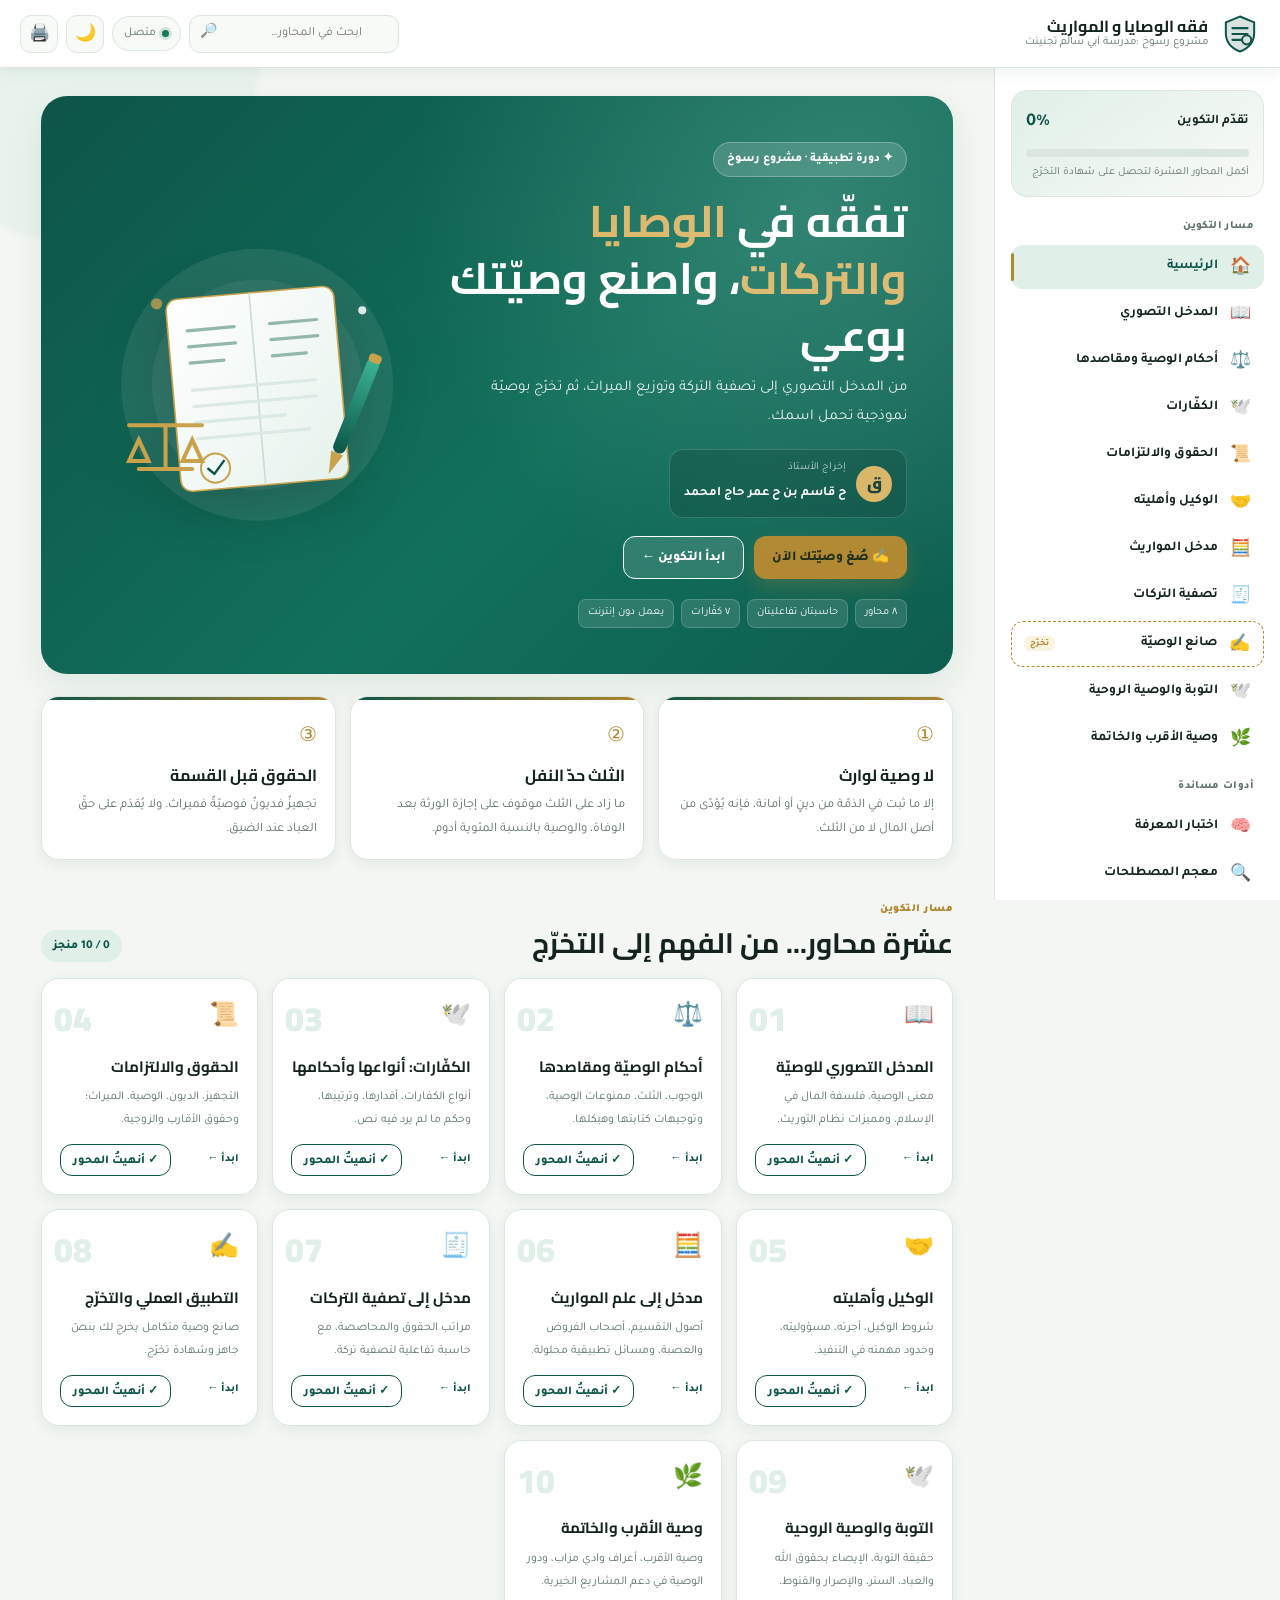
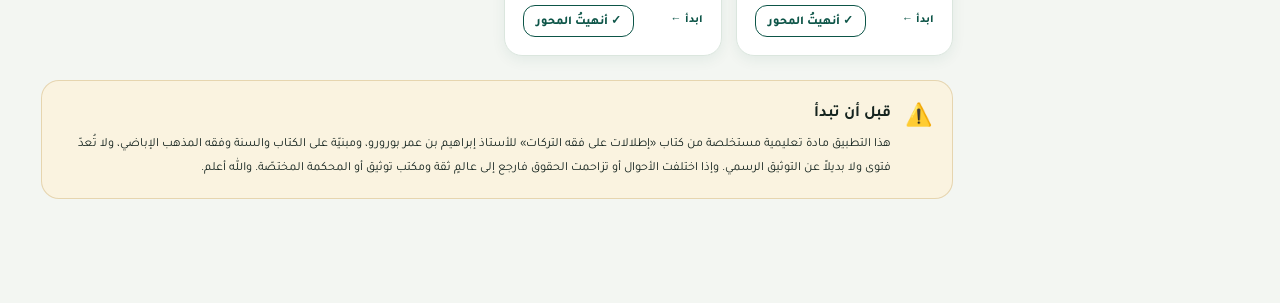
<file: index.html>
<!DOCTYPE html>
<html lang="ar" dir="rtl">
<head>
  <meta charset="UTF-8">
  <meta name="viewport" content="width=device-width, initial-scale=1, viewport-fit=cover">
  <title>فقه الوصايا والمواريث | مشروع رسوخ — مدرسة أبي سالم تجنينت</title>
  <meta name="description" content="تطبيق تكويني تفاعلي يعمل دون إنترنت في فقه الوصايا والمواريث وتصفية التركات: أحكام ومقاصد، كفارات، حقوق والتزامات، وكيل الوصية، مدخل المواريث، حاسبة التركات، وصانع وصية نموذجية مع شهادة تخرج.">
  <meta name="keywords" content="فقه التركات, الوصية الشرعية, المواريث, تصفية التركات, الكفارات, مشروع رسوخ, مدرسة أبي سالم تجنيت, ح قاسم بن ح عمر حاج امحمد">
  <meta name="theme-color" content="#0d5548">
  <meta name="apple-mobile-web-app-capable" content="yes">
  <meta name="apple-mobile-web-app-status-bar-style" content="black-translucent">
  <meta name="apple-mobile-web-app-title" content="فقه التركات">
  <meta name="application-name" content="فقه التركات — رسوخ">
  <meta name="msapplication-TileColor" content="#0d5548">
  <link rel="manifest" href="manifest.json">
  <link rel="icon" type="image/png" sizes="32x32" href="icons/favicon-32.png">
  <link rel="icon" type="image/png" sizes="192x192" href="icons/icon-192.png">
  <link rel="apple-touch-icon" href="icons/icon-192.png">
  <link rel="preconnect" href="https://fonts.googleapis.com">
  <link rel="preconnect" href="https://fonts.gstatic.com" crossorigin>
  <link href="https://fonts.googleapis.com/css2?family=Cairo:wght@400;600;700;800;900&family=Tajawal:wght@400;500;700;800;900&display=swap" rel="stylesheet">
  <link rel="stylesheet" href="css/style.css?v=1.1.0">
</head>
<body>
  <a class="skip-link" href="#main">تخطَّ إلى المحتوى</a>
  <div class="bg-decor" aria-hidden="true"><span></span><span></span><span></span></div>

  <!-- ============ الشريط العلوي ============ -->
  <header class="topbar">
    <div class="brand">
      <button class="icon-btn menu-btn" id="menuBtn" aria-label="فتح القائمة" title="القائمة">☰</button>
      <div class="brand-mark" aria-hidden="true">
        <svg viewBox="0 0 48 48">
          <path d="M24 3 41 10v13c0 11-7 18-17 22C14 41 7 34 7 23V10z" fill="currentColor" opacity=".16"/>
          <path d="M24 3 41 10v13c0 11-7 18-17 22C14 41 7 34 7 23V10z" fill="none" stroke="currentColor" stroke-width="2.4"/>
          <path d="M15 17h18M15 24h18M15 31h11" stroke="currentColor" stroke-width="2.6" stroke-linecap="round"/>
          <circle cx="32" cy="31" r="5.5" fill="none" stroke="currentColor" stroke-width="2.4"/>
        </svg>
      </div>
      <div class="brand-text">
        <strong>فقه الوصايا و المواريث</strong>
        <span>مشروع رسوخ :مدرسة أبي سالم تجنينت</span>
      </div>
    </div>
    <div class="top-actions">
      <div class="search-wrap" role="search">
        <input id="siteSearch" type="search" placeholder="ابحث في المحاور…" aria-label="بحث في محاور التطبيق" autocomplete="off">
        <span class="search-ico" aria-hidden="true">🔎</span>
        <div class="search-results" id="searchResults" hidden></div>
      </div>
      <span class="net-pill" id="netPill" title="حالة الاتصال"><i></i><span>متصل</span></span>
      <button class="icon-btn" id="themeBtn" aria-label="تبديل الوضع الليلي" title="الوضع الليلي">🌙</button>
      <button class="icon-btn" id="printBtn" aria-label="طباعة الصفحة" title="طباعة">🖨️</button>
      <button class="install-btn" id="installBtn" hidden title="تثبيت التطبيق">⬇️ تثبيت</button>
    </div>
  </header>

  <div class="drawer-overlay" id="drawerOverlay" aria-hidden="true"></div>

  <div class="layout">
    <!-- ============ القائمة الجانبية ============ -->
    <aside class="sidebar" id="sidebar" aria-label="قائمة التنقل الرئيسية">
      <div class="side-progress">
        <div class="side-progress-top"><span>تقدّم التكوين</span><strong id="sidePct">0%</strong></div>
        <div class="progress-track"><div class="progress-fill" id="sideBar"></div></div>
        <small id="sideHint">أكمل المحاور العشرة لتحصل على شهادة التخرّج</small>
      </div>

      <div class="nav-label">مسار التكوين</div>
      <button class="nav-item active" data-page="home"><span class="nav-ico">🏠</span><span>الرئيسية</span></button>
      <button class="nav-item" data-page="concept"><span class="nav-ico">📖</span><span>المدخل التصوري</span></button>
      <button class="nav-item" data-page="rules"><span class="nav-ico">⚖️</span><span>أحكام الوصية ومقاصدها</span></button>
      <button class="nav-item" data-page="kaffarat"><span class="nav-ico">🕊️</span><span>الكفّارات</span></button>
      <button class="nav-item" data-page="rights"><span class="nav-ico">📜</span><span>الحقوق والالتزامات</span></button>
      <button class="nav-item" data-page="agent"><span class="nav-ico">🤝</span><span>الوكيل وأهليته</span></button>
      <button class="nav-item" data-page="mirath"><span class="nav-ico">🧮</span><span>مدخل المواريث</span></button>
      <button class="nav-item" data-page="tafdiya"><span class="nav-ico">🧾</span><span>تصفية التركات</span></button>
      <button class="nav-item nav-special" data-page="builder"><span class="nav-ico">✍️</span><span>صانع الوصيّة</span><em>تخرّج</em></button>
      <button class="nav-item" data-page="spiritual"><span class="nav-ico">🕊️</span><span>التوبة والوصية الروحية</span></button>
      <button class="nav-item" data-page="customs"><span class="nav-ico">🌿</span><span>وصية الأقرب والخاتمة</span></button>

      <div class="nav-label">أدوات مساندة</div>
      <button class="nav-item" data-page="quiz"><span class="nav-ico">🧠</span><span>اختبار المعرفة</span></button>
      <button class="nav-item" data-page="glossary"><span class="nav-ico">🔍</span><span>معجم المصطلحات</span></button>
      <button class="nav-item" data-page="about"><span class="nav-ico">ⓘ</span><span>عن الدورة والمصادر</span></button>

      <div class="side-note">
        <strong>تنبيه شرعي</strong>
        مادة تعليمية مبنيّة على الكتاب والسنة وفقه المذهب الإباضي، وليست فتوى. راجع عالماً ثقة، ووثّق وصيتك وفق القانون المحلي.
      </div>
    </aside>

    <main class="main" id="main">

      <!-- ================= الرئيسية ================= -->
      <section class="page active" id="home">
        <div class="hero">
          <div class="hero-copy">
            <span class="hero-tag">✦ دورة تطبيقية · مشروع رسوخ</span>
            <h1>تفقّه في <span>الوصايا والتركات</span>، واصنع وصيّتك بوعي</h1>
            <p class="hero-sub">من المدخل التصوري إلى تصفية التركة وتوزيع الميراث، ثم تخرّج بوصيّة نموذجية تحمل اسمك.</p>
            <div class="hero-presenter">
              <span class="avatar">ق</span>
              <div><small>إخراج الأستاذ</small><strong>ح قاسم بن ح عمر حاج امحمد</strong></div>
            </div>
            <div class="hero-actions">
              <button class="btn btn-primary" data-go="builder">✍️ صُغ وصيّتك الآن</button>
              <button class="btn btn-ghost" data-go="concept">ابدأ التكوين ←</button>
            </div>
            <div class="hero-chips">
              <span>٨ محاور</span><span>حاسبتان تفاعليتان</span><span>٧ كفّارات</span><span>يعمل دون إنترنت</span>
            </div>
          </div>
          <div class="hero-art" aria-hidden="true">
            <svg viewBox="0 0 420 380">
              <defs>
                <linearGradient id="pg" x1="0" y1="0" x2="1" y2="1"><stop offset="0" stop-color="#fff"/><stop offset="1" stop-color="#e6f2ec"/></linearGradient>
                <linearGradient id="gr" x1="0" y1="0" x2="0" y2="1"><stop offset="0" stop-color="#3bb694"/><stop offset="1" stop-color="#0d5548"/></linearGradient>
              </defs>
              <circle cx="210" cy="190" r="168" fill="rgba(255,255,255,.08)"/>
              <circle cx="210" cy="190" r="130" fill="rgba(255,255,255,.06)"/>
              <g transform="rotate(-5 210 190)">
                <rect x="106" y="76" width="208" height="238" rx="14" fill="url(#pg)" stroke="#c9a24b" stroke-width="2"/>
                <path d="M210 76v238" stroke="#cbdcd6" stroke-width="2"/>
                <path d="M130 116h58M130 136h58M130 156h42M232 116h58M232 136h58M232 156h42" stroke="#94b7ab" stroke-width="4" stroke-linecap="round"/>
                <path d="M130 190h152M130 210h152M130 230h112M130 250h140" stroke="#dce9e4" stroke-width="4" stroke-linecap="round"/>
                <circle cx="150" cy="288" r="18" fill="none" stroke="#c9a24b" stroke-width="2.5"/>
                <path d="M141 288l7 7 13-15" fill="none" stroke="#0d5548" stroke-width="3" stroke-linecap="round" stroke-linejoin="round"/>
              </g>
              <g transform="rotate(22 318 252)">
                <rect x="310" y="150" width="16" height="126" rx="8" fill="url(#gr)"/>
                <path d="M310 276l8 28 8-28z" fill="#c9a24b"/>
                <rect x="310" y="145" width="16" height="11" rx="5" fill="#c9a24b"/>
              </g>
              <g transform="translate(52 240)" stroke="#c9a24b" fill="none" stroke-width="5" stroke-linecap="round">
                <path d="M0 0h90M45 0v54M12 54h66M12 18 0 44h24zM78 18 66 44h24z"/>
              </g>
              <circle cx="86" cy="90" r="7" fill="#c9a24b" opacity=".75"/>
              <circle cx="340" cy="98" r="5" fill="#fff" opacity=".85"/>
            </svg>
          </div>
        </div>

        <div class="quick-rules">
          <article><span class="q-ico">①</span><h3>لا وصية لوارث</h3><p>إلا ما ثبت في الذمّة من دينٍ أو أمانة، فإنه يُؤدّى من أصل المال لا من الثلث.</p></article>
          <article><span class="q-ico">②</span><h3>الثلث حدّ النفل</h3><p>ما زاد على الثلث موقوف على إجازة الورثة بعد الوفاة، والوصية بالنسبة المئوية أدوم.</p></article>
          <article><span class="q-ico">③</span><h3>الحقوق قبل القسمة</h3><p>تجهيزٌ فديونٌ فوصيّةٌ فميراث. ولا يُقدَم على حقّ العباد عند الضيق.</p></article>
        </div>

        <div class="section-head">
          <div><span class="kicker">مسار التكوين</span><h2>عشرة محاور... من الفهم إلى التخرّج</h2></div>
          <span class="counter" id="homeCounter">٠ / ٨ منجز</span>
        </div>
        <div class="module-grid" id="moduleGrid"></div>

        <div class="notice">
          <span class="notice-ico">⚠️</span>
          <div><strong>قبل أن تبدأ</strong><p>هذا التطبيق مادة تعليمية مستخلصة من كتاب «إطلالات على فقه التركات» للأستاذ إبراهيم بن عمر بورورو، ومبنيّة على الكتاب والسنة وفقه المذهب الإباضي، ولا تُعدّ فتوى ولا بديلاً عن التوثيق الرسمي. وإذا اختلفت الأحوال أو تزاحمت الحقوق فارجع إلى عالمٍ ثقة ومكتب توثيق أو المحكمة المختصّة. والله أعلم.</p></div>
        </div>
      </section>

      <!-- ================= 1. المدخل التصوري ================= -->
      <section class="page" id="concept">
        <div class="page-head">
          <span class="kicker">المحور الأول</span>
          <h2>المدخل التصوري للوصيّة</h2>
          <p>قبل صياغة النص نُرسّخ المعنى والمكانة، ونفهم فلسفة المال ونظام التوريث في الإسلام.</p>
        </div>

        <div class="card lead-card">
          <h3>ما الوصيّة؟</h3>
          <div class="def-grid">
            <div><span>لغةً</span><p>من الإيصاء: طلب الموصي غيرَه فعل شيء على غيبٍ منه، في حياته أو بعد وفاته.</p></div>
            <div><span>شرعاً</span><p>عهدٌ معنوي وتمليكٌ مقيّد بما بعد الموت، بطريق الإقرار والاعتراف أو التبرّع والتطوّع، للخالق أو للمخلوق.</p></div>
          </div>
          <div class="quote">
            <span class="qmark">❝</span>
            <p>﴿كُتِبَ عَلَيْكُمْ إِذَا حَضَرَ أَحَدَكُمُ الْمَوْتُ إِن تَرَكَ خَيْرًا الْوَصِيَّةُ لِلْوَالِدَيْنِ وَالْأَقْرَبِينَ بِالْمَعْرُوفِ حَقًّا عَلَى الْمُتَّقِينَ﴾</p>
            <small>البقرة ١٨٠. وبقيت الوصية بالمعروف والتقوى بعد نسخ الوصية للورثة بآيات المواريث أو بقوله ﷺ «لا وصية لوارث».</small>
          </div>
        </div>

        <div class="grid-2">
          <div class="card">
            <h3>هل من الضرورة أن يتعلّم الناس هذا الفقه؟</h3>
            <p class="muted">الجواب: نعم. وذكر الكتاب أسباباً منها:</p>
            <ul class="check-list">
              <li>الناس مكلّفون بتقسيم الميراث وفق ضوابط الشرع ونصوص القرآن والسنة.</li>
              <li>الإنسان المسلم مكلّف بكتابة وصيته كما نطقت الآية الكريمة.</li>
              <li>كل واحد منا قد يكون صاحب وصية، أو كاتباً لها، أو وكيلاً عليها، أو وارثاً.</li>
              <li>الجهل بهذه الأحكام أدّى إلى مشاكل بين الورثة وتعطيل كثير من الوصايا.</li>
            </ul>
          </div>
          <div class="card">
            <h3>فلسفة الإسلام في المال</h3>
            <p>الله وحده الملك الحقيقي، وجعلنا مستخلَفين فيه: ﴿آمِنُوا بِاللَّهِ وَرَسُولِهِ وَأَنفِقُوا مِمَّا جَعَلَكُم مُّسْتَخْلَفِينَ فِيهِ﴾ [الحديد ٧].</p>
            <p>الإسلام وسط بين الاشتراكية والرأسمالية: المال وسيلة لا غاية، يُكسب بالحلال ويُنفق بالاعتدال، ثم ينتقل إلى الأقرب فالأقرب.</p>
            <div class="hadith">
              <p>«لا تزول قدَم ابن آدم يوم القيامة من عند ربّه حتى يُسأل عن خمس: عن عمره فيم أفناه، وعن شبابه فيم أبلاه، وماله من أين اكتسبه وفيم أنفقه، وماذا عمل فيما علم».</p>
              <small>رواه الترمذي</small>
            </div>
          </div>
        </div>

        <div class="section-head">
          <div><span class="kicker">من الكتاب</span><h2>سبع ميزات لنظام التوريث الإسلامي</h2></div>
        </div>
        <div class="feature-grid" id="featuresGrid"></div>

        <div class="section-head">
          <div><span class="kicker">واقع عملي</span><h2>أخطاء تُعقّد التركات</h2></div>
        </div>
        <div class="error-grid" id="errorsGrid"></div>

        <div class="callout">
          <strong>خلاصة المحور</strong>
          <p>الوصية قربةٌ وطاعة، ومقصدها حفظ حقوق الله وحقوق العباد، وموردٌ للأجر والثواب. وأداؤها في الحياة أفضل من تأخيرها إلى ما بعد الموت.</p>
        </div>
        <div class="page-nav"><button class="btn btn-ghost" data-go="home">← الرئيسية</button><button class="btn btn-primary" data-go="rules">المحور التالي: الأحكام والمقاصد ←</button></div>
      </section>

      <!-- ================= 2. الأحكام والمقاصد ================= -->
      <section class="page" id="rules">
        <div class="page-head">
          <span class="kicker">المحور الثاني</span>
          <h2>أحكام الوصيّة ومقاصدها الشرعية</h2>
          <p>الحكم، والحدود، وما يُستحبّ أن يتحرّاه الموصي في نصّه.</p>
        </div>

        <div class="grid-2">
          <div class="card accent-card">
            <h3>حكم الوصية</h3>
            <p>الوصية واجبة على من ترك خيراً عند فقهاء المذهب الإباضي؛ لظاهر قوله تعالى «كُتِبَ عليكم» و«حقّاً على المتقين». ويُؤكّد ذلك حديث الإمام الربيع بن حبيب: «لا يبيت امرؤ مسلمٌ له شيءٌ يوصي به ليلتين إلا ووصيّته مكتوبةٌ عند رأسه».</p>
            <p>وقد يرد في الحديث لفظ «له شيء يريد أن يوصي فيه»، فيُقدَّر: «له شيء يجب أن يوصي فيه»؛ لأن الوصية لا تجب على من لا مال له.</p>
            <div class="mini-note">تنبيه: الحكم الشرعي والتفصيل بين الوجوب والاستحباب محلّ اجتهاد بين المذاهب؛ المعتمد هنا ما ذهب إليه المذهب الإباضي.</div>
          </div>
          <div class="card">
            <h3>هل يُنتفع بأجر الأعمال بعد الموت؟</h3>
            <p>نعم، لمن مات موفياً بدين الله، تائباً راجعاً إليه: ﴿إِنَّا نَحْنُ نُحْيِي الْمَوْتَىٰ وَنَكْتُبُ مَا قَدَّمُوا وَآثَارَهُمْ﴾ [يس ١٢].</p>
            <div class="hadith"><p>«إذا مات ابن آدم انقطع عمله إلا من ثلاث: صدقةٌ جارية، أو علمٌ يُنتفع به، أو ولدٌ صالحٌ يدعو له».</p><small>رواه مسلم</small></div>
            <div class="hadith"><p>«إن الله تصدّق عليكم عند وفاتكم بثلث أموالكم زيادةً في أعمالكم».</p><small>رواه ابن ماجة والبزّار</small></div>
          </div>
        </div>

        <div class="section-head"><div><span class="kicker">تصوير التنفيذ</span><h2>مراتب صرف التركة</h2></div></div>
        <div class="stair" id="stair">
          <div class="stair-step"><span>١</span><strong>التجهيز</strong><small>بلا إسراف ولا تقتير</small></div>
          <div class="stair-step"><span>٢</span><strong>ديون العباد ثم الخالق</strong><small>وإن ضاق: محاصصة</small></div>
          <div class="stair-step"><span>٣</span><strong>الواجبات من أصل المال</strong><small>حقوق ووصية الأقرب</small></div>
          <div class="stair-step"><span>٤</span><strong>النوافل من الثلث</strong><small>وما فضل رُدّ للورثة</small></div>
          <div class="stair-step"><span>٥</span><strong>الميراث</strong><small>للورثة بحسب الفروض</small></div>
        </div>

        <div class="section-head"><div><span class="kicker">حدود شرعية</span><h2>ممنوعات الوصيّة</h2></div></div>
        <div class="ban-grid">
          <div class="ban-card"><span>🚫</span><h3>الوصية لوارث</h3><p>لقوله ﷺ «لا وصية لوارث»، إلا أن يكون للوارث دينٌ ثابتٌ في ذمّة الموصي فليُؤدَّ؛ أمّا وصية النفل فلا تجوز ولا تستحق.</p></div>
          <div class="ban-card"><span>📐</span><h3>أكثر من الثلث</h3><p>لا يجوز أن يوصي نفلاً بأكثر من ثلث ماله، مراعاةً لمصلحة الورثة. لحديث سعد: «الثلث، والثلث كثير».</p></div>
          <div class="ban-card"><span>⚠️</span><h3>الإضرار بالورثة</h3><p>قصدُ منع الورثة من الميراث بتوجيه المال لجهة أخرى تحت غطاء الوصية من كبائر الذنوب: ﴿مِن بَعْدِ وَصِيَّةٍ يُوصَى بِهَا أَوْ دَيْنٍ غَيْرَ مُضَارٍّ﴾.</p></div>
        </div>

        <div class="section-head"><div><span class="kicker">قبل أن تكتب</span><h2>تسع توجيهات</h2></div></div>
        <ol class="tips-list" id="tipsList"></ol>

        <div class="section-head"><div><span class="kicker">الهيكل المعتمد</span><h2>هيكل الوصيّة النموذجية</h2></div></div>
        <div class="structure-grid" id="structureGrid"></div>

        <div class="section-head"><div><span class="kicker">اقلب البطاقة</span><h2>صحّح تصوّراتك</h2></div></div>
        <div class="flip-grid" id="correctionGrid"></div>

        <div class="callout"><strong>المقصد الأكبر</strong><p>الوصية وسيلة لأداء الحقوق، لا بديلاً عن التوبة والاستقامة. ولا يصلح الآخرة إلا توبةٌ نصوحةٌ مع وصيّةٍ صالحة. قال تعالى: ﴿إِنَّ الْحَسَنَاتِ يُذْهِبْنَ السَّيِّئَاتِ﴾ [هود ١١٤].</p></div>
        <div class="page-nav"><button class="btn btn-ghost" data-go="concept">← المدخل التصوري</button><button class="btn btn-primary" data-go="kaffarat">المحور التالي: الكفّارات ←</button></div>
      </section>

      <!-- ================= 3. الكفارات ================= -->
      <section class="page" id="kaffarat">
        <div class="page-head">
          <span class="kicker">المحور الثالث</span>
          <h2>الكفّارات: أنواعها وأحكامها</h2>
          <p>سبعة مواضع منصوصة، وحكمٌ محقَّق فيما لم يرد فيه نص.</p>
        </div>

        <div class="card intro-card">
          <p>كثيرون يظنّون أن الكفّارات تمحو الذنوب، حتى يُغرقوا وصيّتهم بصنوفها مع الاستمرار في المعاصي. والحقّ أن <strong>التوبة هي التي تمحو الذنوب</strong>، ويُتمّمها الإتيانُ بالكفّارة إن كانت مشروعةً ومنصوصاً عليها.</p>
          <div class="mini-note">قال القطب اطفيش رحمه الله: «وَالْكَفّارَةُ لَمْ يَثْبُتْ لُزُومُهَا مِنَ الْكِتَابِ وَلاَ مِنَ السُّنَّةِ وَلاَ مِنَ الإِجْمَاعِ، وَإِنَّمَا قَالَ بِهَا أَصْحَابُهُ تَأْدِيباً وَعُقُوبَةً وَزَجْراً» — أي في غير المواضع المنصوصة.</div>
        </div>

        <div class="tabs" id="kaffarTabs" role="tablist" aria-label="أنواع الكفارات"></div>
        <div class="card tab-panel" id="kaffarPanel" role="tabpanel"></div>

        <div class="grid-2">
          <div class="card">
            <h3>حكم الكفارة في غير المنصوص عليه</h3>
            <p>قال طائفة من العلماء — منهم أصحابنا المغاربة — بوجوب كفّارة مغلّظة لمن ترك الصلاة أو ارتكب كبيرة تائباً قياساً على المنصوص. وذهب آخرون إلى أن القياس غير صحيح، لأن الكفّارات كالحدود تُدرأ بالشُّبهات، ومال المسلم له حرمة فلا يُقتطع منه إلا بموجب شرعي.</p>
            <p class="muted">وما لم يرد فيه نصٌّ شرعي فلا تَلزم فيه الكفّارة إلزاماً عند التحقيق، لكن يُرشد التائب أن يُبدّل مكان الإساءة إحساناً؛ ويُستحبّ الإخراج احتياطاً لا إلزاماً.</p>
          </div>
          <div class="card">
            <h3>التنصّل في الوصية</h3>
            <p>يُستحسن أن يوصي المرء بما تيسّر من الكفّارات احتياطاً ورغبةً فيما عند الله، لكن مع تنبيهين:</p>
            <ul class="check-list">
              <li>ما ثبت في الذمة من ديون وكفّارات واجبة يُخرَج من <strong>أصل المال</strong> لا من الثلث؛ فلا يُخلط بالتطوّع.</li>
              <li>لا يُفضح الموصي نفسه بذكر سبب الكفّارة؛ بل يقول: «وأوصيتُ بكذا وكذا للفقراء والمساكين»، ويكفي إثباتها دون ذكر سببها.</li>
            </ul>
          </div>
        </div>
        <div class="page-nav"><button class="btn btn-ghost" data-go="rules">← الأحكام والمقاصد</button><button class="btn btn-primary" data-go="rights">المحور التالي: الحقوق ←</button></div>
      </section>

      <!-- ================= 4. الحقوق والالتزامات ================= -->
      <section class="page" id="rights">
        <div class="page-head">
          <span class="kicker">المحور الرابع</span>
          <h2>الحقوق والالتزامات المالية والشخصية</h2>
          <p>ما للميت وما عليه، وترتيبُ أداء الحقوق قبل قسمة التركة.</p>
        </div>

        <div class="rights-timeline" id="rightsTimeline"></div>

        <div class="grid-2">
          <div class="card">
            <h3>أقسام الديون</h3>
            <div class="split">
              <div><span class="chip">ديون العباد</span><p>ما ثبت في الذمة نتيجة التعامل مع الناس: قرض، بيع، شراء، أمانة، ضمان إتلاف أو مظلمة. الدليل: ﴿مِن بَعْدِ وَصِيَّةٍ يُوصِي بِهَا أَوْ دَيْنٍ﴾.</p></div>
              <div><span class="chip">ديون الخالق</span><p>الحقوق الواجبة لله تعالى في المال، وتصل إلى الفقراء والمساكين: الزكاة، الحج، الكفّارات، والنذور الواجبة. أسندت لله تعظيماً لشأنها.</p></div>
            </div>
            <div class="hadith"><p>«الحقُّ لله أحقُّ بالقضاء» — في قصة امرأةٍ نذرت أن تحجّ فماتت قبل الحجّ.</p><small>رواه البخاري في معناه، ومالك في الموطأ</small></div>
          </div>
          <div class="card">
            <h3>أحكام المدينين عند الوفاة</h3>
            <ul class="check-list">
              <li>إن اتسعت التركة لكل الديون أُخرجت كلها إذا أوصى بها، اتفاقاً.</li>
              <li>إن لم تتّسع فُدّمت ديون الخلق على ديون الخالق.</li>
              <li>إن ضاق الحال عن ديون العباد قُسِمت بينهم بالمحاصصة، ولا شيء على الورثة بعدها إلا إن تبرّعوا.</li>
            </ul>
            <p class="muted">قال القطب رحمه الله: «ويبدأون من ماله بالكفن ثم الديون ثم الوصية ثم الميراث». ولا شيء على الورثة مما لم يعلموا به من تبعات، إلا إن تربّعوا في مال الميت.</p>
          </div>
        </div>

        <div class="section-head"><div><span class="kicker">مثال محسوب</span><h2>المحاصصة بين الدائنين</h2></div></div>
        <div class="card">
          <p>توكّأ مالكٌ بقيمة <strong>٣٫٥٠٠٫٠٠٠ دج</strong>، وعليه ديونٌ قدرت بـ<strong>٤٫٦٠٠٫٠٠٠ دج</strong> لستةِ دائنين. فتُقسَم التركة بنسبة كل دين إلى مجموع الديون.</p>
          <div class="formula">معامل المحاصصة = التركة ÷ مجموع الديون = ٣٫٥٠٠٫٠٠٠ ÷ ٤٫٦٠٠٫٠٠٠ ≈ ٠٫٧٦٠٨٧</div>
          <div class="table-wrap"><table id="debtTable"><thead><tr><th>الدائن</th><th>الدين المستحق</th><th>المستحق بعد المحاصصة</th></tr></thead><tbody></tbody></table></div>
          <div class="action-row"><button class="btn btn-primary" data-go="tafdiya">جرّب على حاسبة التركة ←</button></div>
        </div>

        <div class="section-head"><div><span class="kicker">التفريق المهم</span><h2>واجباتٌ ونوافل</h2></div></div>
        <div class="split-cards">
          <div class="card"><span class="chip chip-warn">من أصل المال</span><h3>الواجبات</h3><p>إقرار حقوق الله والعباد، والوصية للأقرب عند من أوجبها، وما ثبت من ضمان أو دين. تُقدَّم على الوصايا النافلة وتُخرَج من كل المال.</p></div>
          <div class="card"><span class="chip">من الثلث</span><h3>النوافل</h3><p>الصدقات، وعشاء القرّاء، وشاة الأعضاء، والصدقة الجارية، وسائر القُرَب التي لم يثبت بها دينٌ في الذمّة. ولا يلزم إخراجها إن لم يترك الموصي ما ينفّذ منه.</p></div>
        </div>
        <div class="page-nav"><button class="btn btn-ghost" data-go="kaffarat">← الكفّارات</button><button class="btn btn-primary" data-go="agent">المحور التالي: الوكيل ←</button></div>
      </section>

      <!-- ================= 5. الوكيل ================= -->
      <section class="page" id="agent">
        <div class="page-head">
          <span class="kicker">المحور الخامس</span>
          <h2>الوكيل وأهليته في تنفيذ الوصيّة</h2>
          <p>من يستخلفه الموصي، وما يشترط فيه، وحدود مهمّته.</p>
        </div>

        <div class="card lead-card">
          <p>من تمام الوصية أن يُكِل الموصي تنفيذها لشخصٍ أمينٍ يستخلفه عليها، وهو من التعاون على البرّ والتقوى. وإن ثبتت الوصية وجب على الورثة تنفيذها إن لم يُستخلف عليها وكيلٌ ينفّذها.</p>
          <div class="mini-note">يُدعى الوكيل على الوصية: «الوَصيّ». ومهمّته جليلة، تقع عليه مسؤولية عظيمة في تطبيق إرادة مستخلفه.</div>
        </div>

        <div class="section-head"><div><span class="kicker">المعايير الثلاثة</span><h2>أهليّة الوكيل</h2></div></div>
        <div class="criteria-grid">
          <div><span>١</span><strong>تقوى الله</strong><p>يخشى الله في تنفيذ الأمانة، ولا يُمال بحبٍ ولا كراهية.</p></div>
          <div><span>٢</span><strong>العلم</strong><p>يعرف أحكام الوصية ومقاصدها، ويفرق بين الواجب والنافل.</p></div>
          <div><span>٣</span><strong>الحزم</strong><p>يُنجز ولا يُسوّف، ويحفظ مال الوصية من الضياع والتدنّي.</p></div>
        </div>

        <div class="grid-2">
          <div class="card">
            <h3>قبل التوكيل</h3>
            <ul class="check-list">
              <li>يستأذن الموصي الشخصَ في استخلافه، ويُطلعه على موضوع الوصية، والأمرُ إليه في القبول أو الرفض.</li>
              <li>قد يكون الاستخلاف بأجرة أو تطوّعاً بلا مقابل مادي؛ والأجر الأخروي أجزل إن ترك الأجرة.</li>
              <li>يجب تحديد أجرة الوكيل إن فُرضت <strong>قبل الشروع في العمل</strong>، حتى لا يكون جهلها ذريعة إلى المخالفة الشرعية.</li>
            </ul>
          </div>
          <div class="card">
            <h3>مسؤولية التنفيذ</h3>
            <p>عليه التعجيل قدر المستطاع، ولا عذر له في التواني والتأخير. وإن حدث ضياعٌ لمال الوصية أو تدنٍّ في قيمته بسبب تأخيره <strong>ضمنه</strong>.</p>
            <p>وإن ظهر له وجه بطلانٍ في الوصية — كالوصية لوارث أو الإضرار — فأصلح بين الجهات فلا إثم عليه، وعليه التبيّن والاستعانة بأهل العلم الراسخين.</p>
          </div>
        </div>

        <div class="section-head"><div><span class="kicker">من الواقع</span><h2>ثمانية تنبيهات للوكيل</h2></div></div>
        <div class="agent-grid" id="agentGrid"></div>

        <div class="callout"><strong>حدّ فاصل</strong><p>الوكيل ينفّذ الوصية فقط، ولا يخلط عمله بقسمة الميراث إلا إن وكّله الورثة صراحةً. ولا يكلَّف أصلاً إن لم يترك الموصي مالاً يُنفَّذ منه.</p></div>
        <div class="page-nav"><button class="btn btn-ghost" data-go="rights">← الحقوق والالتزامات</button><button class="btn btn-primary" data-go="mirath">المحور التالي: المواريث ←</button></div>
      </section>

      <!-- ================= 6. المواريث ================= -->
      <section class="page" id="mirath">
        <div class="page-head">
          <span class="kicker">المحور السادس</span>
          <h2>مدخل إلى علم المواريث</h2>
          <p>كيف قسّم الشارع التركة؟ ومن أصحاب الفروض ومن العصبة؟</p>
        </div>

        <div class="card lead-card">
          <div class="quote">
            <span class="qmark">❝</span>
            <p>﴿يُوصِيكُمُ اللَّهُ فِي أَوْلَادِكُمْ لِلذَّكَرِ مِثْلُ حَظِّ الأُنثَيَيْنِ فَإِن كُنَّ نِسَاءً فَوْقَ اثْنَتَيْنِ فَلَهُنَّ ثُلُثَا مَا تَرَكَ وَإِن كَانَتْ وَاحِدَةً فَلَهَا النِّصْفُ وَلِأَبَوَيْهِ لِكُلِّ وَاحِدٍ مِّنْهُمَا السُّدُسُ مِمَّا تَرَكَ إِن كَانَ لَهُ وَلَدٌ﴾</p>
            <small>النساء ١١ — الآية التي افتتح بها الكتاب.</small>
          </div>
          <p>تولّى الله سبحانه بنفسه تقسيم المال بعد الوفاة، ولم يَعل ذلك للقياس، تحقيقاً للعدل وحفظاً لحقوق الأضعف. فالإرث إجباري: لا يحرم المورّث أحداً من ورثته، ولا يردّ الوارث إرثه.</p>
        </div>

        <div class="grid-2">
          <div class="card">
            <h3>طائفتا الورثة</h3>
            <div class="split">
              <div><span class="chip">أصحاب الفروض</span><p>هم الذين قدّر الشارع لهم أنصبةً معلومة: النصف، والربع، والثُمن، والثلثان، والثلث، والسدس. لا يزيدون ولا ينقصون إلا بحكم العَول أو الردّ محلّ الخلاف.</p></div>
              <div><span class="chip">العصبة</span><p>هم من يأخذ ما بقي بعد الفروض، كالابن مع أبويه، والأب إذا لم يكن للمتوفى ولد. ويكون للذكر مثل حظ الأنثيين في أولاد الصلب.</p></div>
            </div>
          </div>
          <div class="card">
            <h3>لماذا نصف نصيب المرأة؟</h3>
            <p>جعل الله للمرأة نصف ما للرجل من جنسها، ولم يحرمها من الميراث كما صنع أهل الجاهلية، ولم يُسوِّها بالرجل كما ينادي من قصُر علمه.</p>
            <p>ذلك لأن الشريعة منظومة مترابطة: استحقاقٌ يقابله التزام. فالرجال — آباءً وأبناءً وأزواجاً وإخواناً — مُلزمون بالنفقة على بناتهم وأمهاتهم وزوجاتهم وأخواتهم، والزوج مُلزم بنفقة زوجته مطلقاً، فقيرةً كانت أو موسرة.</p>
          </div>
        </div>

        <div class="section-head"><div><span class="kicker">مسائل محلولة</span><h2>جرّب واكشف الحل</h2></div></div>
        <div class="cases-grid" id="casesGrid"></div>

        <div class="notice">
          <span class="notice-ico">⚠️</span>
          <div><strong>حدّ هذا المدخل</strong><p>هذه مسائل تعليمية للصور الشائعة، ولا تغني عن علم المواريث. مسائل العَول والحجب والإخوة والأعمام والجدّات والزوجات المتعدّدات ونحوها تحتاج إلى نظرٍ فقهيّ دقيق، فلا تُطبَّق وصيةٌ ولا تُقسَم تركةٌ بغير رجوع إلى أهل العلم والجهات المختصّة.</p></div>
        </div>
        <div class="page-nav"><button class="btn btn-ghost" data-go="agent">← الوكيل</button><button class="btn btn-primary" data-go="tafdiya">المحور التالي: تصفية التركات ←</button></div>
      </section>

      <!-- ================= 7. تصفية التركات ================= -->
      <section class="page" id="tafdiya">
        <div class="page-head">
          <span class="kicker">المحور السابع</span>
          <h2>مدخل إلى علم تصفية التركات</h2>
          <p>جردٌ، وحقوقٌ مرتّبة، ثم حاسبة تُجري عليك الحساب.</p>
        </div>

        <div class="grid-2">
          <div class="card">
            <h3>ما التركة؟</h3>
            <p><strong>لغةً:</strong> من «ترك»، والأشياء التي يتركها الإنسان بعد وفاته. <strong>اصطلاحاً:</strong> كل ما يتركه الميت من أموال.</p>
            <p>وتتكوّن من <strong>الأموال</strong> — أصولاً كالمباني والحدائق والمصانع والأراضي، ومنقولاتٍ كالثمار والدراهم وعروض التجارة والأثاث والحيوان والسيارات والسيولة — و<strong>المنافع</strong> كإيجار العقارات وثمار المزروعات وسائر الحقوق من ديون ورهن وشُفعة وارتفاق واستسقاء.</p>
            <p class="muted">فإذا مات إنسان وله حقّ انتفاعٍ بمدةٍ محددة ومات قبل انتهائها، انتقلت المنفعة إلى كل من له حقّ في التركة. وإذا كان هو المؤجِّر انتفع الورثة بالعوائد إلى انتهاء العقد ثم يرجع الأصل إليهم.</p>
          </div>
          <div class="card">
            <h3>لماذا تحتاج التركة إلى تصفية؟</h3>
            <ul class="check-list">
              <li>لأن أموال الميت قد اختلطت بأموال ورثته أو شركائه أو زوجته؛ فلا بدّ من فرزها بالدليل والكتابة.</li>
              <li>لأن لكل حقٍّ مرتبةً لا تُجاوز: تجهيزٌ، ديونٌ، وصيّةٌ، ثم ميراث.</li>
              <li>لأن الديون قد تُحيط بالتركة، فتُقسَم بين الدائنين بالمحاصصة ولا يرث الورثة شيئاً.</li>
              <li>لأن الوصية النافلة من الثلث فقط، والواجبات من أصل المال؛ والخلط بينهما ظلمٌ لأحد الطرفين.</li>
            </ul>
          </div>
        </div>

        <div class="section-head"><div><span class="kicker">من الكتاب · ص ٥–٩</span><h2>مقرر تصفية التركات في محاور موجزة</h2></div><span class="counter">٨ محاور</span></div>
        <div class="syllabus-grid">
          <article class="syllabus-item"><span>١</span><h3>التركة: الحدّ والعناصر</h3><p>لغةً ما يتركه الإنسان بعد وفاته، واصطلاحاً كل ما يتركه الميت من أموال: أصولاً كالمباني والأراضي، ومنقولاتٍ كالدراهم وعروض التجارة، ومنافعَ وحقوقٍ كالإيجار والثمر والدَّين والرهن والشُّفعة والارتفاق والاستسقاء.</p></article>
          <article class="syllabus-item"><span>٢</span><h3>لماذا تُصفَّى التركة؟</h3><p>لأن أموال الميت قد اختلطت بأموال الورثة أو الشركاء أو الزوجة فتُفرَز بالدليل؛ ولأن لكل حقٍّ مرتبةً لا تُجاوز؛ ولأن الديون قد تُحيط بالتركة؛ ولئلا يُخلط بين الواجب من أصل المال والنافل من الثلث.</p></article>
          <article class="syllabus-item"><span>٣</span><h3>مراتب الحقوق الأربع</h3><p>كفنٌ وتجهيزٌ، فديونٌ ثابتة، فوصيّة، فميراث. قال القطب رحمه الله: «ويبدؤون من ماله بالكفن ثم الديون ثم الوصية ثم الميراث». فلا تُقدَّم القسمة على إخراج هذه الحقوق.</p></article>
          <article class="syllabus-item"><span>٤</span><h3>التجهيز بالمعروف</h3><p>غسلٌ وتكفينٌ ونقلٌ ودفنٌ بحسب عرف البلد، من غير إسراف ولا تقتير، حتى ما يُدفع مقابل مكان الدفن. أمّا العزاء وقاعات القرّاء وتزيين القبور ونحوها فليس بعضها من التركة، بل يلزم من تسبّب فيه.</p></article>
          <article class="syllabus-item"><span>٥</span><h3>قسما الديون وحالاتها</h3><p>ديون العباد ما ثبت في الذمّة بمعاوضة كالقرض والبيع، وديون الخالق حقوق الله في المال كالزكاة والحج والكفّارات والنذور، وتصل في الواقع إلى الفقراء والمساكين. إن اتسعت التركة أُخرجت كلها، وإن ضاق الحال قدُّمت ديون العباد.</p></article>
          <article class="syllabus-item"><span>٦</span><h3>المحاصصة عند الضيق</h3><p>إن لم تتّسع التركة لديون العباد نفسها قُسِمت بينهم بنسبة كل دين إلى المجموع: معامل المحاصصة = التركة ÷ مجموع الديون. ومثال الكتاب: ٣٫٥٠٠٫٠٠٠ ÷ ٤٫٦٠٠٫٠٠٠ ≈ ٠٫٧٦٠٨٦، ولا شيء على الورثة بعد ذلك إلا إن تبرّعوا.</p></article>
          <article class="syllabus-item"><span>٧</span><h3>تفعيل آية الدين</h3><p>يُستحبّ كتابة الدين بأجلٍ مسمّى وكاتبٍ عدل، وإملاءٍ من عليه الدين أو وليّه، وإشهادِ رجلين أو رجلٍ وامرأتين، ولا يُسأم من كتابة الصغير والكبير. ومن شرط النجاة من التبعات: التصريحُ بالدين، ومعرفةُ الورثة بما بأيديهم من مال الميت.</p></article>
          <article class="syllabus-item"><span>٨</span><h3>حدّ مسؤولية الورثة</h3><p>لا يُلزَم الورثة بما لم يعلموه من ديون وأمانات، إلا إن تربّعوا في مال الميت أو أحيَ عليه صاحبه الدعوة. والزكاة لا تُصرف في تنفيذ الوصية؛ فهي جُعلت لسدّ حاجات الأحياء لا الأموات. راجع أهل العلم عند التزاحم.</p></article>
        </div>
        <p class="syllabus-note">هذا المقرر مستخلص من «الباب الأول: التركة» ومباحث الديون في كتاب «إطلالات على فقه التركات»، ومبنيّ على مراتب الحقوق المعتمدة في المذهب الإباضي. والله أعلم.</p>

        <div class="section-head"><div><span class="kicker">أداة تفاعلية</span><h2>حاسبة تصفية التركة</h2></div><span class="counter">تجريبية · تعليمية</span></div>
        <div class="card calculator">
          <div class="calc-toolbar">
            <button class="btn btn-ghost btn-sm" id="calcExample">📌 تحميل المثال الكتابي</button>
            <button class="btn btn-ghost btn-sm" id="calcReset">↺ إعادة ضبط</button>
          </div>

          <div class="calc-grid">
            <div class="calc-block">
              <div class="calc-block-head"><h3>١ · جرد التركة</h3><button class="add-btn" data-add="assets" title="إضافة صنف">＋</button></div>
              <div id="calcAssets" class="rows"></div>
              <div class="calc-total">إجمالي التركة: <strong id="assetsTotal">٠ دج</strong></div>
            </div>
            <div class="calc-block">
              <div class="calc-block-head"><h3>٢ · التجهيز والديون</h3><button class="add-btn" data-add="debts" title="إضافة دين">＋</button></div>
              <label class="inline-label">مصاريف التجهيز <input type="number" id="calcFuneral" min="0" step="1000" value="25000" inputmode="numeric"></label>
              <div id="calcDebts" class="rows"></div>
              <div class="calc-total">إجمالي الديون: <strong id="debtsTotal">٠ دج</strong></div>
            </div>
            <div class="calc-block">
              <div class="calc-block-head"><h3>٣ · الوصايا الواجبة</h3><button class="add-btn" data-add="obligatory" title="إضافة وصية واجبة">＋</button></div>
              <p class="hint">تُخرَج من أصل المال كالدَّين (حقوق الله والعباد ووصية الأقرب).</p>
              <div id="calcObligatory" class="rows"></div>
            </div>
            <div class="calc-block">
              <div class="calc-block-head"><h3>٤ · الوصايا النافلة</h3><button class="add-btn" data-add="voluntary" title="إضافة وصية نافلة">＋</button></div>
              <p class="hint">نسب مئوية من الثلث، ومجموعها لا يتجاوز ١٠٠٪.</p>
              <div id="calcVoluntary" class="rows"></div>
              <div class="calc-total">المجموع: <strong id="volTotal">٠٪</strong></div>
            </div>
          </div>
          <div class="action-row">
            <button class="btn btn-primary" id="calcRun">احسب التصفية ✦</button>
            <button class="btn btn-ghost" id="calcCopy">نسخ النتيجة</button>
          </div>
          <div id="calcResult" class="calc-result" aria-live="polite"></div>
        </div>
        <div class="page-nav"><button class="btn btn-ghost" data-go="mirath">← المواريث</button><button class="btn btn-primary" data-go="builder">المحور الأخير: صانع الوصيّة ←</button></div>
      </section>

      <!-- ================= 8. صانع الوصية ================= -->
      <section class="page" id="builder">
        <div class="page-head">
          <span class="kicker">المحور الثامن · التطبيق العملي</span>
          <h2>اصنع وصيّتك النموذجية</h2>
          <p>خمس خطوات قصيرة تُخرج لك نصّاً منظّماً تحمله وتُشهد عليه، مع شهادة تخرّج.</p>
        </div>

        <div class="stepper" id="stepper">
          <button class="step active" data-step="0"><span>١</span>المقدمة</button>
          <button class="step" data-step="1"><span>٢</span>الروحية</button>
          <button class="step" data-step="2"><span>٣</span>الواجبات</button>
          <button class="step" data-step="3"><span>٤</span>النوافل</button>
          <button class="step" data-step="4"><span>٥</span>المتمّمات</button>
        </div>

        <form class="card builder" id="willForm" autocomplete="off">
          <div class="form-step active" data-step="0">
            <h3>مقدمة الوصية</h3>
            <div class="form-grid">
              <label>الاسم الكامل <input name="fullName" placeholder="مثال: محمد بن أحمد فلان" required></label>
              <label>تاريخ الميلاد <input name="birth" placeholder="يوم / شهر / سنة"></label>
              <label>الحالة الصحية والعقلية <input name="health" placeholder="صحيح البدن والعقل، والحمد لله"></label>
              <label>مكان الإقامة <input name="city" placeholder="المدينة / البلدية"></label>
            </div>
          </div>
          <div class="form-step" data-step="1">
            <h3>الوصية الروحية</h3>
            <p class="hint">أوصِ عقبك وأهلك وإخوانك وأمّتك بكل ما تراه فيه الخير للعاجلة والآجلة.</p>
            <textarea name="spiritual" rows="5">أوصي عقبي وأهلي وإخواني وأمتي بتقوى الله تعالى والاستقامة على دينه، وإقام الصلاة وإيتاء الزكاة، وطلب العلم النافع، والتمسّك بالأخلاق الفاضلة، والتراحم والتعاون على البر والتقوى، والبعد عن المعاصي والظلم. وأسأل الله أن يتوفّاني وأيّاهم على كلمة التوحيد، وأن يغفر لنا ولهم. والله تعالى أعلم.</textarea>
          </div>
          <div class="form-step" data-step="2">
            <h3>الواجبات</h3>
            <div class="form-grid">
              <label class="full">حقوق الله والعباد التي تعلّقت بالذمّة <textarea name="debts" rows="3" placeholder="ديون، أمانات، زكاة، حج، كفّارات... من غير ذكر سبب الكفارة"></textarea></label>
              <label>وصية الأقرب (نسبة مئوية من التركة) <input type="number" name="kinPercent" min="0" max="33" step="0.5" value="5" inputmode="decimal"></label>
              <label>الأقارب المقصودون <input name="kinPeople" placeholder="أقاربي الذين لا يرثونني"></label>
            </div>
            <div class="mini-note">الواجبات تُخرَج من أصل المال قبل حساب الثلث. ووصية الأقرب عند الإباضية واجبةٌ أداءً لحقّ الرحم، ويُستحسن أن تكون من الأصول الأبقى كالأرض أو الدار.</div>
          </div>
          <div class="form-step" data-step="3">
            <h3>النوافل والتطوعات</h3>
            <div class="form-grid">
              <label>صدقة جارية لمشروع خيري <input name="charity" placeholder="مسجد، مدرسة، تحفيظ قرآن، جمعية خيرية..."></label>
              <label>نسبتها من التركة <input type="number" name="charityPercent" min="0" max="33" step="0.5" value="10" inputmode="decimal"></label>
              <label>صدقات متيسّرة <input name="sadaqa" placeholder="للفقراء والمساكين وذوي الحاجة"></label>
              <label>نسبتها <input type="number" name="sadaqaPercent" min="0" max="33" step="0.5" value="5" inputmode="decimal"></label>
              <label class="full">وصايا متعارَفة (اختياري) <textarea name="custom" rows="2" placeholder="شاة الأعضاء، عشاء القرّاء، شاة القرعات..."></textarea></label>
            </div>
            <div class="mini-note" id="percentWarning">مجموع النوافل يجب ألا يتجاوز ٣٣٫٣٣٪ من التركة بعد الواجبات.</div>
          </div>
          <div class="form-step" data-step="4">
            <h3>المتمّمات</h3>
            <div class="form-grid">
              <label>اسم وكيل الوصية <input name="agentName" placeholder="اسم من يستخلفه الموصي"></label>
              <label>صفة الوكيل <select name="agentType"><option>تطوّعاً لله تعالى</option><option>بأجرةٍ محدَّدة</option></select></label>
              <label>الأجرة إن وُجدت <input name="agentFee" placeholder="تُحدَّد قبل الشروع في العمل"></label>
              <label>الشاهد الأول <input name="witness1" placeholder="اسم الشاهد العدل"></label>
              <label>الشاهد الثاني <input name="witness2" placeholder="اسم الشاهد العدل"></label>
              <label>تاريخ الوصية <input name="date" placeholder="يوم / شهر / سنة"></label>
            </div>
            <div class="mini-note">يُستحسن إمضاء الوكيل والشهود بعد الاطّلاع على الوصية، وإشهاد الورثة عليها وإعلامهم بها.</div>
          </div>

          <div class="form-nav">
            <button type="button" class="btn btn-ghost" id="prevStep">← السابق</button>
            <span id="stepLabel">الخطوة ١ من ٥</span>
            <button type="button" class="btn btn-primary" id="nextStep">التالي ←</button>
          </div>
        </form>

        <div class="action-row center">
          <button class="btn btn-primary btn-lg" id="genWill">✦ أنشئ وصيّتك وشهادة تخرّجك</button>
          <button class="btn btn-ghost" id="clearWill">مسح المسوّدة</button>
        </div>

        <div id="willOutput" class="will-output" hidden></div>

        <div class="notice">
          <span class="notice-ico">✍️</span>
          <div><strong>شهادة التخرّج</strong><p>تُمنح الشهادة بعد إنشاء الوصية واستكمال المحاور العشرة. احتفظ بنسخة منها ومن نصّ الوصية، وراجع جهة التوثيق المختصّة لتصير الوصية قابلة للتنفيذ قانوناً.</p></div>
        </div>
        <div class="page-nav"><button class="btn btn-ghost" data-go="tafdiya">← تصفية التركات</button><button class="btn btn-primary" data-go="quiz">اختبر معرفتك ←</button></div>
      </section>

      <!-- ================= 9. التوبة والوصية الروحية ================= -->
      <section class="page" id="spiritual">
        <div class="page-head">
          <span class="kicker">المحور التاسع</span>
          <h2>التوبة والوصية الروحية</h2>
          <p>الجوهر قبل الصيغة: ما يمحو الذنب هو التوبة، والوصية وسيلةٌ لأداء الحقوق لا ضمانٌ للنجاة.</p>
        </div>

        <div class="callout">
          <strong>قاعدة هذا المحور</strong>
          <p>ما يرجوه الموصي هو رضوان الله، وهذا لا يتحقق إلا بمغفرة الذنوب والتوبة عليه. فالتوبة أولُ ما يبادر إليه الموصي قبل كتابة أي حرف من وصيته؛ فالوصية مع الإصرار على المعصية عملٌ غير صالح لا يُقبل.</p>
        </div>

        <div class="grid-2">
          <div class="card accent-card">
            <h3>الإيصاء بحقوق الله والعباد</h3>
            <p>يجب على المسلم أن يُوصي بما تعلّق بذمته من حقوق الله: فريضة الحج، أو النذر، أو الكفارة، أو زكاة مال، إذا قصّر في أدائها أو لم يتمكن بلا تقصير.</p>
            <p>ويجب كذلك الإيصاء بحقوق العباد: دينٌ، أو أمانة، أو ضمانُ إتلافٍ أو سرقةٍ أو مظلمةٍ، مع التوبة النصوح والمحاللة لصاحب المظلمة.</p>
            <div class="mini-note">ويكون الإيصاء على نية الصفة المرحلية المؤقتة؛ فمتى استطاع أداءها في حياته بادر إليها، ولا يتركها للورثة متهاوناً.</div>
          </div>
          <div class="card">
            <h3>هل يُنتفع بأجور الأعمال بعد الموت؟</h3>
            <p>نعم، لمن مات موفياً بدين الله تائباً راجعاً إليه: ﴿إِنَّا نَحْنُ نُحْيِي الْمَوْتَىٰ وَنَكْتُبُ مَا قَدَّمُوا وَآثَارَهُمْ﴾ [يس ١٢]. وأمّا ﴿وَأَن لَّيْسَ لِلْإِنسَانِ إِلَّا مَا سَعَىٰ﴾ فهي عامةٌ مخصوصةٌ بالسنة الصحيحة.</p>
            <div class="hadith"><p>«إن الله تصدّق عليكم عند وفاتكم بثلث أموالكم زيادةً في أعمالكم».</p><small>رواه ابن ماجة</small></div>
            <div class="hadith"><p>«إذا مات ابن آدم انقطع عمله إلا من ثلاث: صدقةٌ جارية، أو علمٌ يُنتفع به، أو ولدٌ صالحٌ يدعو له».</p><small>رواه مسلم</small></div>
          </div>
        </div>

        <div class="section-head"><div><span class="kicker">اضغط لتفاصيل كل خطوة</span><h2>حقيقة التوبة النصوح</h2></div><span class="counter">٤ خطوات متلازمة</span></div>
        <div class="tawba-flow" id="tawbaFlow">
          <button class="tawba-step active" type="button" data-t="ندمٌ"><span>١</span><strong>الندم</strong><small>شعورٌ بالتقصير في جنب الله</small></button>
          <button class="tawba-step" type="button" data-t="إقلاعٌ"><span>٢</span><strong>الإقلاع</strong><small>ترك الذنب وقطع الإصرار</small></button>
          <button class="tawba-step" type="button" data-t="استغفارٌ"><span>٣</span><strong>الاستغفار</strong><small>رجوعٌ واعترافٌ بين يديه</small></button>
          <button class="tawba-step" type="button" data-t="استقامة"><span>٤</span><strong>الاستقامة</strong><small>صدقٌ في الالتزام والعمل الصالح</small></button>
        </div>
        <div class="card tawba-detail" id="tawbaDetail" aria-live="polite"></div>

        <div class="section-head"><div><span class="kicker">مواطن دقيقة</span><h2>الإصرار، القنوط، والستر</h2></div></div>
        <div class="grid-3">
          <div class="card risk-card">
            <span class="risk-ico">⚠️</span><h3>خطر الإصرار</h3>
            <p>التمادي على الذنب والإقامة عليه يُطبع على القلب، ويجعله منافياً للتقوى وصفات المتقين. قال تعالى: ﴿بَلْ رَانَ عَلَىٰ قُلُوبِهِم مَّا كَانُوا يَكْسِبُونَ﴾.</p>
            <div class="mini-note">﴿وَالَّذِينَ إِذَا فَعَلُوا فَاحِشَةً أَوْ ظَلَمُوا أَنفُسَهُمْ ذَكَرُوا اللَّهَ فَاسْتَغْفَرُوا لِذُنُوبِهِمْ وَلَمْ يُصِرُّوا عَلَىٰ مَا فَعَلُوا وَهُمْ يَعْلَمُونَ﴾.</div>
          </div>
          <div class="card risk-card">
            <span class="risk-ico">🌅</span><h3>خطر القنوط</h3>
            <p>لا يجوز للمذنب أن ييأس من رحمة الله مهما أكثر السيئات؛ بل عليه أن يرجع تائباً منيباً معترفاً نادماً.</p>
            <div class="mini-note">﴿قُلْ يَا عِبَادِيَ الَّذِينَ أَسْرَفُوا عَلَىٰ أَنفُسِهِمْ لَا تَقْنَطُوا مِن رَّحْمَةِ اللَّهِ﴾ [الزمر ٥٣]. بل يبدّل الله سيئاتهم حسنات.</div>
          </div>
          <div class="card risk-card">
            <span class="risk-ico">🤫</span><h3>الستر على العاصي</h3>
            <p>من فقه التوبة ألا يُفشي العاصي ذنبه، وألا يكشف غيرُه ما علمه من معصيته، لأن في ذلك تعريضاً للتهمة ونشراً للفاحشة.</p>
            <div class="mini-note">﴿إِنَّ الَّذِينَ يُحِبُّونَ أَن تَشِيعَ الْفَاحِشَةُ فِي الَّذِينَ آمَنُوا لَهُمْ عَذَابٌ أَلِيمٌ﴾ [النور ١٩].</div>
          </div>
        </div>

        <div class="section-head"><div><span class="kicker">متى يُرفع الستر؟</span><h2>استثناءات الإعلان بالتوبة</h2></div></div>
        <div class="card">
          <ul class="check-list">
            <li>إذا كانت المعصية <strong>في العلن</strong>؛ فإن إعلان التوبة يكون جبراً لما أُفسد في العلن.</li>
            <li>إذا <strong>اشترك آخرون</strong> في اقترافها؛ فإن توبته تُعلَن لهم.</li>
            <li>إذا <strong>ترتبت عليها مظالم للعباد</strong>؛ فيلزم إعلان التوبة لأولئك مع ردّ المظالم، تبرئةً لذمته وصوناً لعرضه.</li>
          </ul>
          <div class="hadith"><p>«الذنب ذنبان: ذنب بين العبد وربه، وذنب بين العبد وصاحبه. أما الذي بين العبد وربه فمن تاب منه كمن لا ذنب له، والذي بين العبد وصاحبه فلا توبة منه حتى يردّ المظالم».</p><small>رواه الإمام الربيع بن حبيب</small></div>
        </div>
        <div class="page-nav"><button class="btn btn-ghost" data-go="builder">← صانع الوصيّة</button><button class="btn btn-primary" data-go="customs">المحور التالي: وصية الأقرب والخاتمة ←</button></div>
      </section>

      <!-- ================= 10. وصية الأقرب والخاتمة ================= -->
      <section class="page" id="customs">
        <div class="page-head">
          <span class="kicker">المحور العاشر</span>
          <h2>وصية الأقرب والخاتمة</h2>
          <p>أوجب الوصايا، ثم أعرافٌ متوارَثةٌ تُوجَّه بالمقصد، ثم دورُ الوصية في إحياء المشاريع الخيرية.</p>
        </div>

        <div class="section-head"><div><span class="kicker">فرضٌ بكتاب الله</span><h2>وصية الأقرب</h2></div><span class="counter">أوجب الوصايا</span></div>
        <div class="grid-2">
          <div class="card accent-card">
            <h3>التعريف والدليل</h3>
            <p>نصيبٌ من المال يوصي به المسلم ليُعطى بعد موته لأقاربه الذين لا يرثونه. ثبتت بنصّ القرآن: ﴿كُتِبَ عَلَيْكُمْ إِذَا حَضَرَ أَحَدَكُمُ الْمَوْتُ إِن تَرَكَ خَيْرًا الْوَصِيَّةُ لِلْوَالِدَيْنِ وَالْأَقْرَبِينَ بِالْمَعْرُوفِ حَقًّا عَلَى الْمُتَّقِينَ﴾.</p>
            <p>وقوله «كُتِب» بمعنى فُرض، وخُتمت الآية بـ«حقّاً على المتقين». وحديث «لا وصية لوارث» خصّ من يرث، وبقي وجوبها لمن لا يرث.</p>
            <div class="mini-note">قال القطب: «وإنّ وصية الأقرب واجبة، فمن لم يوصِ بها وقد ترك خيراً هلك»، أي ختم عمله بمعصية.</div>
          </div>
          <div class="card">
            <h3>لمن تُصرف؟ وكيف تُقسَم؟</h3>
            <ul class="check-list">
              <li>الوالدان إن كانا مسلمين فهما يرثان فلا وصية لهما؛ وإن لم يكونا مسلمين أو منعَهما مانعٌ جازت لهما الوصية.</li>
              <li>يُعمَّم القول عند كثير من العلماء لكل من أدلى إلى الموصي بنسبٍ ورحمٍ، من الفروع والأصول، ولا يُقاس بالميراث.</li>
              <li>تُقسَم بالسوية: لا فرق بين ذكر وأنثى، ولا بين قريب وبعيد، ولا بين صغير وكبير، ولا بين غني وفقير.</li>
              <li>إن لم تكفِ لجميع الأقارب قُسمت على الأقرب، وتُقطع إذا انتهت إلى حدٍ يُنتفع به.</li>
              <li>المستحسن عند القطب الإيصاءُ بشيء من الأصول: «فالأرض أولى ثم الدار ونحوها ثم الشجر والنخل».</li>
            </ul>
          </div>
        </div>

        <div class="section-head"><div><span class="kicker">جرب بنفسك</span><h2>حاسبة قسمة وصية الأقرب</h2></div></div>
        <div class="card calculator">
          <div class="calc-grid">
            <label>مبلغ الوصية للأقرب (دج)<input type="number" id="relativeAmount" min="0" step="1000" value="100000"></label>
            <label>عدد الأقارب المستحقين<input type="number" id="relativeCount" min="1" step="1" value="5"></label>
          </div>
          <div class="calc-result" id="relativeResult" aria-live="polite"></div>
          <div class="mini-note">الحساب تعليميّ على القول بالتسوية؛ وبيانُ من يُعدّ قريباً ومقدارُ ما يُجزئ من الوصية يُرجَع فيه إلى أهل العلم.</div>
        </div>

        <div class="section-head"><div><span class="kicker">من واقع المجتمع</span><h2>مسائل من عُرف أهل وادي مزاب</h2></div></div>
        <div class="custom-accordion">
          <details open><summary>١ · وصية الوالدين للولد البالغ</summary><div>تُكتب عند بلوغ سنّ التكليف، ويسمّونها «وصية الوالدين». حكمها غير واجب، بل مستحسَنةٌ تربوية: تعليمٌ للولد بوجوب الوصية، وتذكيرٌ بصفحته البيضاء، وتوطينٌ على الاستقامة. وهي تبرّعٌ من الوالدين لأن الولد لا مال له ولا تباعة؛ وتكون واجبةً على البالغ إن كان له مال. ولا بدّ أن يجلس الوالدان معه ليبيّنا له المقصد.</div></details>
          <details><summary>٢ · الوصية لشاهدي الجنازة وعشاء القبر</summary><div>كتوزيع التمر أو الخبز أو شيء من النقود على من شهد الجنازة، و«عشاء القبر» وجبةٌ يُدعى إليها من شهدها. مقصدها البرّ والإحسان والصلة، ولا حرج فيها ما لم تعارض الشرع.</div></details>
          <details><summary>٣ · عشاء قرّاء القرآن</summary><div>وصيةٌ بوجبات عشاء لمن يقرأ ما تيسّر من القرآن في ليالٍ معدودة. قد يظنّها بعضُهم من إطعام المعزّين، وهي في الواقع تُصرَف من مال الموصي، فالفرق بينهما فارق.</div></details>
          <details><summary>٤ · شاة فكّ الأعضاء</summary><div>صدقةٌ وقربةٌ يُقصد بها العوض عن عتق الرقبة نفلاً، لا كفارةً. تُعطى لثلاثة متولّين فصاعداً إلى ثمانية عند القطب. <strong>تنبيه:</strong> ليس للميت قيدٌ تُفكّه هذه الشاة؛ فالمصير يتقرّر بما قدّمه في حياته من استقامة وتوبة، لا بالوصية مهما كثُرت.</div></details>
          <details><summary>٥ · شاة القرعات</summary><div>مقدارٌ من اللحم يُوزَّع هديةً للخلطاء من أقارب وجيران وشركاء ومعاشرين، رمزاً لطلب الصفح عمّا عسى أن يكون من تقصير. أمّا إذا ثبتت مظلمةٌ لأحدهم وجب بعد التوبة محاللته وردّ مظلمته، ولا يُغنيه لحمٌ يُهدى بعد موته مع إصراره على الظلم.</div></details>
          <details><summary>٦ · التنصّل والتكفير والاحتياط</summary><div>كالوصية بدينار الفراش، ودية قصّ اللحية والناصية، واحتياط الزكاة، والتنصّل من أموال الناس، والكفّارات المغلّظات والمرسلات. ولا يُفضح الموصي نفسه بذكر سببها، بل يقول: «وأوصيتُ بكذا وكذا للفقراء والمساكين».</div></details>
          <details><summary>٧ · الوصية للضعفاء والمساكين</summary><div>تُصرَف للفقراء والمساكين وذوي الحاجة، تتجاوب مع آيات الإنفاق: ﴿وَآتَى الْمَالَ عَلَىٰ حُبِّهِ ذَوِي الْقُرْبَىٰ وَالْيَتَامَىٰ وَالْمَسَاكِينَ﴾. قال تعالى: ﴿وَالَّذِينَ فِي أَمْوَالِهِمْ حَقٌّ لِّلسَّائِلِ وَالْمَحْرُومِ﴾.</div></details>
        </div>

        <div class="section-head"><div><span class="kicker">الخاتمة</span><h2>إحياء دور الوصية في المجتمع</h2></div></div>
        <div class="grid-3">
          <div class="card"><span class="q-ico">١</span><h3>أخرجها في الحياة</h3><p>كانت وصايا المحسنين منشأً لكثير من الأوقاف، ومورداً لدعم الدعوة والقرآن وعلوم الدين. ونحن أبناء هذا الزمان، مسؤولون عن بناء هذا الدور من جديد كلٌّ بما يستطيع.</p></div>
          <div class="card"><span class="q-ico">٢</span><h3>اجعل لها نصيباً معتبراً</h3><p>ليُفرض جزءٌ معتبرٌ من ثلث التركة لدعم المشاريع الخيرية: المنشآت الدينية والاجتماعية والمؤسسات التعليمية؛ فالإنفاق عليها من الصدقة الجارية، وهو إنفاقٌ في صميم رسالة الإسلام.</p></div>
          <div class="card"><span class="q-ico">٣</span><h3>أشهد الورثة وأعلِمهم</h3><p>أفضل صيغة لدعم المشاريع بالثلث: إخراج ذلك في حال الحياة، وإشهاد الورثة على الوصية وإعلامهم بها، حتى لا يكون عدم علمهم ذريعةً لإنكارها أو التملّص منها.</p></div>
        </div>
        <div class="callout final-callout"><strong>الخلاصة</strong><p>الوصية قربةٌ وطاعة، وسيلةٌ لأداء الحقوق، وامتدادٌ للأجر بعد الموت. لكنها لا تصلح الآخرة وحدها؛ فالاستقامة والتوبة مع الوصية الصالحة هي السبيل، قال تعالى: ﴿إِنَّ الْحَسَنَاتِ يُذْهِبْنَ السَّيِّئَاتِ﴾.</p></div>
        <div class="page-nav"><button class="btn btn-ghost" data-go="spiritual">← التوبة والوصية الروحية</button><button class="btn btn-primary" data-go="quiz">اختبر معرفتك ←</button></div>
      </section>

      <!-- ================= الاختبار ================= -->
      <section class="page" id="quiz">
        <div class="page-head">
          <span class="kicker">أداة مساندة</span>
          <h2>اختبار المعرفة</h2>
          <p>خمسة وعشرون سؤالاً من نصوص الكتاب، مع تعقيبٍ يوضّح كل إجابة.</p>
        </div>
        <div class="card quiz-intro" id="quizIntro">
          <span class="quiz-emoji">🧠</span>
          <h3>هل استوعبتَ المحاور؟</h3>
          <p>الاختبار لا يشترط له وقت، ويمكن إعادته متى شئت. درجة النجاح ٧٠٪.</p>
          <button class="btn btn-primary" id="quizStart">ابدأ الاختبار</button>
        </div>
        <div id="quizBox" hidden></div>
      </section>

      <!-- ================= المعجم ================= -->
      <section class="page" id="glossary">
        <div class="page-head">
          <span class="kicker">أداة مساندة</span>
          <h2>معجم المصطلحات</h2>
          <p>مدخل سريع إلى المصطلحات الواردة في الكتاب.</p>
        </div>
        <div class="search-box"><span>🔍</span><input id="glossarySearch" type="search" placeholder="ابحث عن مصطلح..."></div>
        <div class="glossary-grid" id="glossaryList"></div>
      </section>

      <!-- ================= عن الدورة ================= -->
      <section class="page" id="about">
        <div class="page-head">
          <span class="kicker">التعريف بالمشروع</span>
          <h2>عن الدورة والمصادر</h2>
        </div>
        <div class="card">
          <div class="about-grid">
            <div><span>المدرسة</span><strong>مدرسة أبي سالم تجنيت</strong></div>
            <div><span>المشروع</span><strong>مشروع رسوخ</strong></div>
            <div><span>إخراج</span><strong>الأستاذ: ح قاسم بن ح عمر حاج امحمد</strong></div>
            <div><span>المصدر الأساسي</span><strong>إطلالات على فقه التركات — إعداد الأستاذ إبراهيم بن عمر بورورو</strong></div>
            <div><span>المنهج</span><strong>المذهب الإباضي</strong></div>
            <div><span>الإصدار</span><strong>١٫٠٫٠ — يعمل دون اتصال</strong></div>
          </div>
        </div>
        <div class="section-head"><div><span class="kicker">المراجع</span><h2>مصادر المحتوى</h2></div></div>
        <div class="source-list" id="sourceList"></div>
        <div class="notice">
          <span class="notice-ico">⚠️</span>
          <div><strong>إخلاء مسؤولية</strong><p>التطبيق مادةٌ تعليميةٌ تكوينية لا تُصدر فتوى، ولا تُغني عن استشارة عالمٍ ثقة أو جهة توثيق رسمية. الآيات والأحاديث مذكورة بلفظها المعتاد، ومع ذلك يُنصح بالرجوع إلى المصدر الأصلي عند الاستشهاد. والله تعالى أعلم.</p></div>
        </div>
      </section>

    </main>
  </div>

  <div class="toast" id="toast" role="status" aria-live="polite"></div>
  <noscript><div class="noscript">يرجى تفعيل JavaScript لاستخدام التطبيق التفاعلي.</div></noscript>
  <script src="js/data.js?v=1.1.0"></script>
  <script src="js/app.js?v=1.1.0"></script>
</body>
</html>
</file>
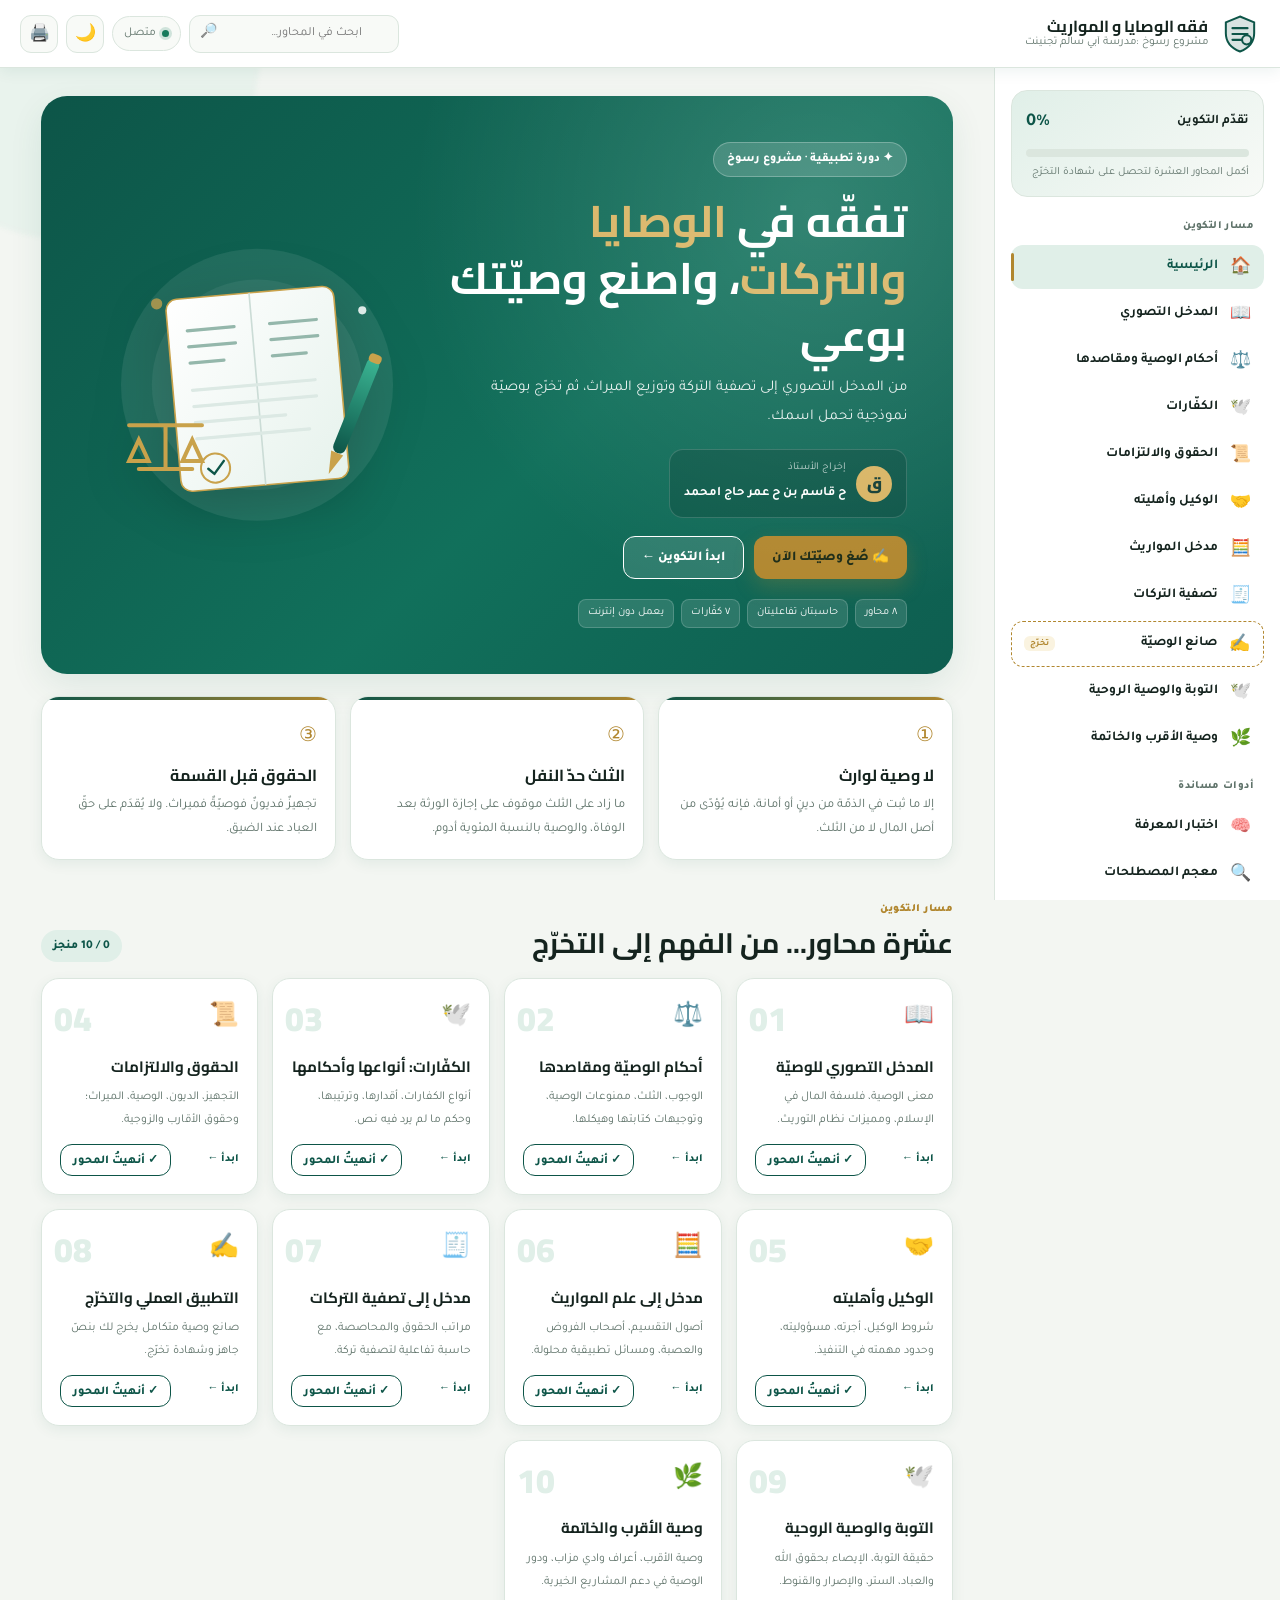
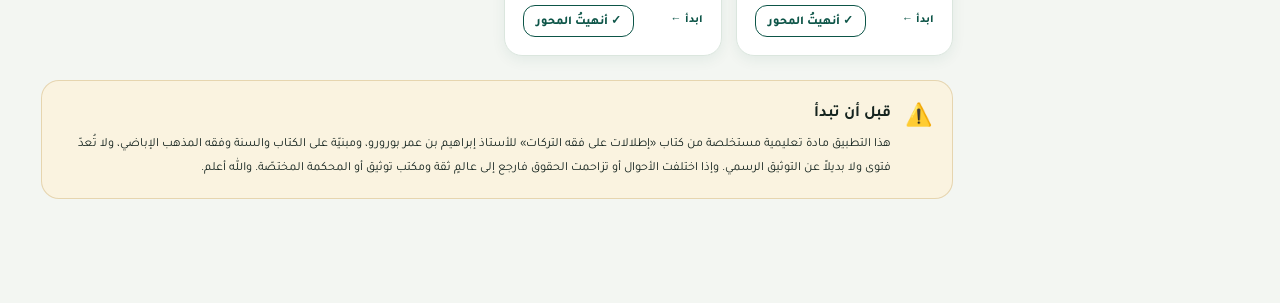
<file: DEPLOY_SINGLE_FILE/index.html>
<!DOCTYPE html>
<html lang="ar" dir="rtl">
<head>
  <meta charset="UTF-8">
  <meta name="viewport" content="width=device-width, initial-scale=1, viewport-fit=cover">
  <title>فقه الوصايا والمواريث | مشروع رسوخ — مدرسة أبي سالم تجنينت</title>
  <meta name="description" content="تطبيق تكويني تفاعلي يعمل دون إنترنت في فقه الوصايا والمواريث وتصفية التركات: أحكام ومقاصد، كفارات، حقوق والتزامات، وكيل الوصية، مدخل المواريث، حاسبة التركات، وصانع وصية نموذجية مع شهادة تخرج.">
  <meta name="keywords" content="فقه التركات, الوصية الشرعية, المواريث, تصفية التركات, الكفارات, مشروع رسوخ, مدرسة أبي سالم تجنيت, ح قاسم بن ح عمر حاج امحمد">
  <meta name="theme-color" content="#0d5548">
  <link rel="icon" type="image/png" href="[data-uri]">
  <link rel="apple-touch-icon" href="[data-uri]">
  <meta name="apple-mobile-web-app-capable" content="yes">
  <meta name="apple-mobile-web-app-status-bar-style" content="black-translucent">
  <meta name="apple-mobile-web-app-title" content="فقه التركات">
  <meta name="application-name" content="فقه التركات — رسوخ">
  <meta name="msapplication-TileColor" content="#0d5548">
  <link rel="manifest" href="manifest.json">
  <link rel="preconnect" href="https://fonts.googleapis.com">
  <link rel="preconnect" href="https://fonts.gstatic.com" crossorigin>
  <link href="https://fonts.googleapis.com/css2?family=Cairo:wght@400;600;700;800;900&family=Tajawal:wght@400;500;700;800;900&display=swap" rel="stylesheet">
  <style>
/* ============================================================
   مشروع رسوخ — مدرسة أبي سالم تجنيت
   نظام التصميم: إطلالات على فقه التركات
   ============================================================ */

:root {
  --bg: #f3f6f2;
  --surface: #ffffff;
  --surface-2: #edf4ef;
  --surface-3: #f8faf7;
  --ink: #14231e;
  --muted: #5f736a;
  --primary: #0d5548;
  --primary-2: #11876c;
  --primary-soft: #e0efe8;
  --gold: #b1872f;
  --gold-2: #d8b463;
  --gold-soft: #faf3e0;
  --border: #dbe6de;
  --shadow: 0 12px 34px rgba(13, 85, 72, .09);
  --shadow-sm: 0 4px 14px rgba(13, 85, 72, .07);
  --radius: 18px;
  --sidebar: 286px;
  --topbar: 68px;
  --ok: #167a5b;
  --warn: #a8661e;
  --err: #b33b3b;
  --font-head: "Cairo", "Tajawal", Tahoma, Arial, sans-serif;
  --font-body: "Tajawal", "Cairo", Tahoma, Arial, sans-serif;
}

[data-theme="dark"] {
  --bg: #0b1613;
  --surface: #12241f;
  --surface-2: #183029;
  --surface-3: #142a24;
  --ink: #e8f2ed;
  --muted: #9ab4a9;
  --primary: #66d3ae;
  --primary-2: #43b994;
  --primary-soft: #173b31;
  --gold: #e2c272;
  --gold-2: #f0d99a;
  --gold-soft: #332b19;
  --border: #26443a;
  --shadow: 0 12px 34px rgba(0, 0, 0, .28);
  --shadow-sm: 0 4px 14px rgba(0, 0, 0, .22);
  --ok: #5fd3a7;
  --warn: #e8b66a;
  --err: #ef8a8a;
}

* { box-sizing: border-box; }
html { scroll-behavior: smooth; }
body {
  margin: 0;
  font-family: var(--font-body);
  background: var(--bg);
  color: var(--ink);
  line-height: 1.9;
  font-size: 16px;
  overflow-x: hidden;
}
body.no-scroll { overflow: hidden; }
button, input, select, textarea { font-family: inherit; }
button { cursor: pointer; }
button:disabled { cursor: not-allowed; opacity: .55; }
a { color: var(--primary-2); }
:focus-visible { outline: 3px solid var(--gold-2); outline-offset: 2px; }
::selection { background: var(--gold-soft); color: var(--ink); }

.skip-link {
  position: fixed; inset-block-start: -60px; inset-inline-start: 16px; z-index: 200;
  background: var(--primary); color: #fff; padding: 10px 18px; border-radius: 10px; text-decoration: none;
}
.skip-link:focus { inset-block-start: 74px; }

.bg-decor { position: fixed; inset: 0; z-index: -1; overflow: hidden; pointer-events: none; }
.bg-decor span { position: absolute; border-radius: 50%; filter: blur(2px); opacity: .5; }
.bg-decor span:nth-child(1) { width: 380px; height: 380px; inset-block-start: -140px; inset-inline-end: -120px; background: var(--primary-soft); }
.bg-decor span:nth-child(2) { width: 260px; height: 260px; inset-block-end: -110px; inset-inline-start: -80px; background: var(--gold-soft); }
.bg-decor span:nth-child(3) { width: 140px; height: 140px; inset-block-start: 45%; inset-inline-start: 45%; background: var(--primary-soft); opacity: .3; }

/* ============ الشريط العلوي ============ */
.topbar {
  position: fixed; inset-block-start: 0; inset-inline: 0; z-index: 60; height: var(--topbar);
  display: flex; align-items: center; justify-content: space-between; gap: 12px;
  padding: 0 20px; background: var(--surface); border-block-end: 1px solid var(--border);
  box-shadow: var(--shadow-sm);
}
.brand { display: flex; align-items: center; gap: 12px; min-width: 0; }
.brand-mark { width: 40px; height: 40px; display: grid; place-items: center; color: var(--primary); flex: none; }
.brand-mark svg { width: 100%; height: 100%; }
.brand-text { display: flex; flex-direction: column; line-height: 1.3; min-width: 0; }
.brand-text strong { font-family: var(--font-head); font-size: 16px; white-space: nowrap; overflow: hidden; text-overflow: ellipsis; }
.brand-text span { font-size: 11.5px; color: var(--muted); white-space: nowrap; overflow: hidden; text-overflow: ellipsis; }
.top-actions { display: flex; align-items: center; gap: 8px; }
.icon-btn {
  width: 38px; height: 38px; border-radius: 11px; border: 1px solid var(--border);
  background: var(--surface-3); color: var(--ink); font-size: 17px; display: grid; place-items: center;
  transition: .2s;
}
.icon-btn:hover { background: var(--primary-soft); transform: translateY(-2px); }
.menu-btn { display: none; }
.net-pill {
  display: inline-flex; align-items: center; gap: 6px; font-size: 12px; color: var(--muted);
  background: var(--surface-3); border: 1px solid var(--border); border-radius: 999px; padding: 5px 11px;
}
.net-pill i { width: 7px; height: 7px; border-radius: 50%; background: var(--ok); box-shadow: 0 0 0 3px color-mix(in srgb, var(--ok) 18%, transparent); }
.net-pill.off i { background: var(--err); box-shadow: 0 0 0 3px color-mix(in srgb, var(--err) 18%, transparent); }
.install-btn {
  border: 0; border-radius: 11px; padding: 9px 14px; font-weight: 800; font-size: 13px;
  background: var(--primary); color: #fff; box-shadow: var(--shadow-sm);
}

/* ============ التخطيط ============ */
.layout { min-height: 100vh; padding-block-start: var(--topbar); }
.sidebar {
  position: fixed; inset-block-start: var(--topbar); inset-inline-start: 0; inset-block-end: 0;
  width: var(--sidebar); overflow-y: auto; padding: 22px 16px 30px;
  background: var(--surface); border-inline-end: 1px solid var(--border);
  scrollbar-width: thin; scrollbar-color: var(--border) transparent;
}
.drawer-overlay { display: none; }
.main { margin-inline-start: var(--sidebar); padding: 28px clamp(16px, 3.2vw, 46px) 80px; max-width: 1500px; }
.page { display: none; animation: fade .35s ease; }
.page.active { display: block; }
@keyframes fade { from { opacity: 0; transform: translateY(10px); } to { opacity: 1; transform: none; } }

/* ============ القائمة الجانبية ============ */
.side-progress {
  background: linear-gradient(145deg, var(--primary-soft), var(--surface-3));
  border: 1px solid var(--border); border-radius: 16px; padding: 14px; margin-block-end: 20px;
}
.side-progress-top { display: flex; justify-content: space-between; align-items: center; font-size: 13px; font-weight: 700; }
.side-progress-top strong { color: var(--primary); font-size: 18px; }
.progress-track { height: 8px; border-radius: 99px; background: var(--border); margin: 10px 0 7px; overflow: hidden; }
.progress-fill { height: 100%; width: 0; border-radius: 99px; background: linear-gradient(90deg, var(--primary), var(--gold)); transition: width .5s ease; }
.side-progress small { display: block; color: var(--muted); font-size: 11px; line-height: 1.6; }
.nav-label { font-size: 11px; font-weight: 800; color: var(--muted); letter-spacing: .4px; margin: 16px 10px 7px; }
.nav-item {
  width: 100%; display: flex; align-items: center; gap: 10px; text-align: start;
  padding: 10px 12px; margin-block: 3px; border: 0; border-radius: 12px; background: transparent;
  color: var(--ink); font-size: 13.5px; font-weight: 700; transition: .2s; position: relative;
}
.nav-item:hover { background: var(--surface-2); }
.nav-item.active { background: var(--primary-soft); color: var(--primary); }
.nav-item.active::before { content: ""; position: absolute; inset-block: 8px; inset-inline-end: 0; width: 3px; border-radius: 3px; background: var(--gold); }
.nav-ico { font-size: 17px; width: 24px; text-align: center; flex: none; }
.nav-item em { margin-inline-start: auto; font-size: 9px; font-style: normal; background: var(--gold-soft); color: var(--gold); border-radius: 6px; padding: 2px 6px; }
.nav-special { border: 1px dashed var(--gold); }
.side-note {
  margin-block-start: 24px; padding: 13px; border-radius: 14px; background: var(--gold-soft);
  border: 1px solid color-mix(in srgb, var(--gold) 30%, transparent); font-size: 11.5px; color: var(--ink); line-height: 1.7;
}
.side-note strong { display: block; color: var(--gold); margin-block-end: 4px; font-size: 12px; }

/* ============ عام ============ */
.hero {
  position: relative; overflow: hidden; display: grid; grid-template-columns: 1.15fr .85fr; gap: 20px; align-items: center;
  background: linear-gradient(135deg, #0d5548, #11705b 58%, #0e5e50);
  color: #fff; border-radius: 26px; padding: clamp(24px, 4vw, 46px); box-shadow: var(--shadow);
}
.hero::after { content: ""; position: absolute; inset: 0; background: radial-gradient(circle at 85% 20%, rgba(255,255,255,.14), transparent 45%); pointer-events: none; }
.hero-tag { display: inline-block; font-size: 12px; font-weight: 800; padding: 5px 13px; border-radius: 999px; background: rgba(255,255,255,.15); border: 1px solid rgba(255,255,255,.25); }
.hero h1 { font-family: var(--font-head); font-size: clamp(27px, 3.6vw, 44px); line-height: 1.3; margin: 16px 0 10px; }
.hero h1 span { color: var(--gold-2); }
.hero-sub { max-width: 640px; opacity: .9; font-size: 15px; margin: 0 0 18px; }
.hero-presenter { display: inline-flex; align-items: center; gap: 10px; background: rgba(0,0,0,.14); border: 1px solid rgba(255,255,255,.16); border-radius: 14px; padding: 8px 14px; margin-block-end: 18px; }
.hero-presenter .avatar { width: 36px; height: 36px; border-radius: 50%; display: grid; place-items: center; background: var(--gold-2); color: #123c33; font-weight: 900; font-family: var(--font-head); }
.hero-presenter small { display: block; opacity: .75; font-size: 10.5px; }
.hero-presenter strong { font-size: 13px; }
.hero-actions { display: flex; flex-wrap: wrap; gap: 10px; }
.hero-chips { display: flex; flex-wrap: wrap; gap: 7px; margin-block-start: 20px; }
.hero-chips span { font-size: 11px; background: rgba(255,255,255,.12); border: 1px solid rgba(255,255,255,.18); border-radius: 8px; padding: 3px 9px; }
.hero-art { display: grid; place-items: center; }
.hero-art svg { width: min(100%, 420px); filter: drop-shadow(0 16px 24px rgba(0,0,0,.2)); }
[data-theme="dark"] .hero { background: linear-gradient(135deg, #0a3d34, #105c4a 60%, #0b4a3d); }

.btn {
  border: 0; border-radius: 12px; padding: 11px 18px; font-weight: 800; font-size: 13.5px;
  transition: .2s; display: inline-flex; align-items: center; justify-content: center; gap: 7px; text-decoration: none;
}
.btn:hover { transform: translateY(-2px); }
.btn-primary { background: var(--gold); color: #1c2b16; box-shadow: 0 8px 20px rgba(177,135,47,.25); }
.btn-ghost { background: rgba(255,255,255,.13); color: inherit; border: 1px solid currentColor; }
.page:not(#home) .btn-ghost { background: var(--surface); color: var(--primary); border-color: var(--border); }
.btn-sm { padding: 7px 12px; font-size: 12px; }
.btn-lg { padding: 14px 26px; font-size: 15px; }
.action-row { display: flex; flex-wrap: wrap; gap: 10px; margin-block-start: 18px; }
.action-row.center { justify-content: center; margin-block: 24px; }

.quick-rules { display: grid; grid-template-columns: repeat(3, 1fr); gap: 14px; margin-block: 22px; }
.quick-rules article {
  background: var(--surface); border: 1px solid var(--border); border-radius: var(--radius);
  padding: 18px; box-shadow: var(--shadow-sm); position: relative; overflow: hidden;
}
.quick-rules article::before { content: ""; position: absolute; inset-block-start: 0; inset-inline: 0; height: 3px; background: linear-gradient(90deg, var(--primary), var(--gold)); }
.q-ico { font-family: var(--font-head); font-size: 20px; color: var(--gold); }
.quick-rules h3 { font-family: var(--font-head); font-size: 16px; margin: 6px 0 4px; }
.quick-rules p { margin: 0; font-size: 13px; color: var(--muted); line-height: 1.8; }

.section-head { display: flex; align-items: end; justify-content: space-between; gap: 14px; margin: 34px 0 16px; flex-wrap: wrap; }
.kicker { display: inline-block; color: var(--gold); font-size: 11px; font-weight: 900; letter-spacing: .5px; margin-block-end: 2px; }
.section-head h2, .page-head h2 { font-family: var(--font-head); font-size: clamp(20px, 2.3vw, 28px); margin: 0; line-height: 1.35; }
.section-head p { margin: 3px 0 0; color: var(--muted); }
.counter { font-size: 12px; font-weight: 800; color: var(--primary); background: var(--primary-soft); padding: 5px 12px; border-radius: 999px; }

.page-head { margin-block-end: 24px; }
.page-head p { color: var(--muted); margin: 7px 0 0; max-width: 800px; }

.card {
  background: var(--surface); border: 1px solid var(--border); border-radius: var(--radius);
  padding: clamp(18px, 2.2vw, 28px); box-shadow: var(--shadow-sm); margin-block-end: 18px;
}
.card h3 { font-family: var(--font-head); font-size: 18px; margin: 0 0 12px; color: var(--primary); }
.card p { margin: 0 0 10px; }
.card p:last-child { margin-bottom: 0; }
.muted { color: var(--muted); }
.lead-card { background: linear-gradient(150deg, var(--surface), var(--surface-2)); }
.accent-card { border-inline-start: 4px solid var(--gold); }
.intro-card { background: var(--gold-soft); border-color: color-mix(in srgb, var(--gold) 30%, transparent); }
.grid-2 { display: grid; grid-template-columns: repeat(2, 1fr); gap: 18px; }
.split { display: grid; grid-template-columns: 1fr 1fr; gap: 16px; }
.split-cards { display: grid; grid-template-columns: 1fr 1fr; gap: 18px; }

.quote, .hadith {
  position: relative; background: var(--surface-3); border: 1px solid var(--border);
  border-radius: 14px; padding: 16px 18px 14px; margin: 16px 0 0;
}
.quote { background: var(--primary-soft); border-color: color-mix(in srgb, var(--primary) 18%, transparent); }
.quote p { font-size: 17px; line-height: 2.2; color: var(--primary); margin: 0 0 6px; font-family: "Tajawal", serif; }
.qmark { position: absolute; inset-block-start: -10px; inset-inline-end: 12px; font-size: 30px; color: var(--gold); opacity: .7; background: var(--surface); padding: 0 6px; border-radius: 8px; }
.quote small, .hadith small { display: block; color: var(--muted); font-size: 11.5px; }
.hadith p { font-size: 14.5px; line-height: 2; margin: 0 0 5px; }
.mini-note { background: var(--gold-soft); border-inline-start: 3px solid var(--gold); border-radius: 8px; padding: 10px 13px; font-size: 12.5px; color: var(--ink); margin-block-start: 14px; line-height: 1.8; }
.callout { display: flex; gap: 14px; align-items: flex-start; background: var(--primary-soft); border: 1px solid color-mix(in srgb, var(--primary) 20%, transparent); border-radius: var(--radius); padding: 18px 20px; margin-block: 22px; }
.callout strong { color: var(--primary); white-space: nowrap; }
.callout p { margin: 0; font-size: 13.5px; }
.notice { display: flex; gap: 14px; align-items: flex-start; background: var(--gold-soft); border: 1px solid color-mix(in srgb, var(--gold) 28%, transparent); border-radius: var(--radius); padding: 18px 20px; margin-block: 24px; }
.notice-ico { font-size: 22px; }
.notice strong { display: block; margin-block-end: 3px; }
.notice p { margin: 0; font-size: 12.5px; line-height: 1.9; color: var(--ink); }
.page-nav { display: flex; justify-content: space-between; gap: 10px; flex-wrap: wrap; margin-block-start: 30px; padding-block-start: 18px; border-block-start: 1px dashed var(--border); }

.check-list { list-style: none; padding: 0; margin: 12px 0 0; }
.check-list li { position: relative; padding-inline-start: 26px; margin-block-end: 8px; font-size: 13.5px; }
.check-list li::before { content: "✓"; position: absolute; inset-inline-start: 0; inset-block-start: 2px; width: 18px; height: 18px; border-radius: 50%; background: var(--primary-soft); color: var(--primary); display: grid; place-items: center; font-size: 11px; font-weight: 900; }

.chip { display: inline-block; font-size: 11px; font-weight: 800; padding: 4px 10px; border-radius: 999px; background: var(--primary-soft); color: var(--primary); margin-block-end: 8px; }
.chip-warn { background: var(--gold-soft); color: var(--gold); }

/* ============ شبكات المحتوى ============ */
.module-grid { display: grid; grid-template-columns: repeat(4, 1fr); gap: 14px; }
.module-card {
  text-align: start; background: var(--surface); border: 1px solid var(--border); border-radius: var(--radius);
  padding: 18px; box-shadow: var(--shadow-sm); transition: .22s; position: relative; overflow: hidden; color: var(--ink);
}
.module-card:hover { transform: translateY(-5px); box-shadow: var(--shadow); border-color: var(--gold); }
.module-card .m-num { position: absolute; inset-block-start: 8px; inset-inline-end: 12px; font-family: var(--font-head); font-size: 34px; font-weight: 900; color: var(--primary-soft); }
.module-card .m-ico { font-size: 24px; }
.module-card h3 { font-family: var(--font-head); font-size: 15px; margin: 10px 0 5px; }
.module-card p { font-size: 12px; color: var(--muted); margin: 0 0 12px; min-height: 42px; }
.module-foot { display: flex; align-items: center; justify-content: space-between; font-size: 11px; font-weight: 800; color: var(--primary); }
.module-foot .done { color: var(--ok); }
.module-card.is-done { border-color: color-mix(in srgb, var(--ok) 45%, transparent); }
.module-card.is-done::after { content: "✓"; position: absolute; inset-block-start: 12px; inset-inline-start: 14px; width: 22px; height: 22px; border-radius: 50%; display: grid; place-items: center; background: var(--ok); color: #fff; font-size: 12px; }

.feature-grid, .error-grid, .agent-grid, .glossary-grid, .source-list { display: grid; grid-template-columns: repeat(2, 1fr); gap: 14px; }
.feature-card, .error-card, .agent-card, .glossary-card, .source-card {
  background: var(--surface); border: 1px solid var(--border); border-radius: 15px; padding: 16px 18px; box-shadow: var(--shadow-sm);
}
.feature-card h3, .error-card h3, .agent-card h3 { font-family: var(--font-head); font-size: 15px; margin: 8px 0 5px; }
.feature-card p, .error-card p, .agent-card p { font-size: 12.5px; color: var(--muted); margin: 0; }
.feature-card .f-ico, .error-card .e-ico, .agent-card .a-ico { font-size: 21px; color: var(--gold); }
.error-card { border-inline-start: 3px solid var(--warn); }
.agent-card { border-inline-start: 3px solid var(--primary); }

.tips-list { counter-reset: t; list-style: none; padding: 0; margin: 0; display: grid; grid-template-columns: repeat(3, 1fr); gap: 12px; }
.tips-list li { counter-increment: t; background: var(--surface); border: 1px solid var(--border); border-radius: 14px; padding: 14px 14px 14px 44px; position: relative; font-size: 12.5px; line-height: 1.85; box-shadow: var(--shadow-sm); }
.tips-list li::before { content: counter(t); position: absolute; inset-block-start: 12px; inset-inline-start: 12px; width: 24px; height: 24px; border-radius: 8px; background: var(--primary-soft); color: var(--primary); display: grid; place-items: center; font-weight: 900; font-size: 12px; }
.structure-grid { display: grid; grid-template-columns: repeat(5, 1fr); gap: 12px; }
.struct { background: var(--surface); border: 1px solid var(--border); border-radius: 14px; padding: 15px; position: relative; box-shadow: var(--shadow-sm); }
.struct b { width: 26px; height: 26px; border-radius: 50%; background: var(--gold-soft); color: var(--gold); display: grid; place-items: center; font-family: var(--font-head); }
.struct h3 { font-size: 14px; font-family: var(--font-head); margin: 8px 0 4px; }
.struct p { font-size: 12px; color: var(--muted); margin: 0; }

.ban-grid, .criteria-grid { display: grid; grid-template-columns: repeat(3, 1fr); gap: 14px; }
.ban-card { background: var(--surface); border: 1px solid color-mix(in srgb, var(--err) 25%, var(--border)); border-radius: var(--radius); padding: 18px; }
.ban-card span { font-size: 24px; color: var(--err); }
.ban-card h3 { font-family: var(--font-head); font-size: 16px; margin: 7px 0; }
.ban-card p { font-size: 12.5px; color: var(--muted); margin: 0; }
.criteria-grid > div { background: var(--surface); border: 1px solid var(--border); border-radius: var(--radius); padding: 18px; text-align: center; box-shadow: var(--shadow-sm); }
.criteria-grid > div span { display: inline-grid; place-items: center; width: 34px; height: 34px; border-radius: 50%; background: var(--primary); color: #fff; font-weight: 900; }
.criteria-grid strong { display: block; font-family: var(--font-head); font-size: 16px; margin: 8px 0 4px; color: var(--primary); }
.criteria-grid p { font-size: 12.5px; color: var(--muted); margin: 0; }

/* مقرر تصفية التركات في محاور موجزة */
.syllabus-grid { display: grid; grid-template-columns: repeat(2, minmax(0, 1fr)); gap: 14px; }
.syllabus-item { position: relative; background: var(--surface); border: 1px solid var(--border); border-radius: var(--radius); box-shadow: var(--shadow-sm); padding-block: 18px; padding-inline-end: 18px; padding-inline-start: 62px; min-height: 118px; }
.syllabus-item > span { position: absolute; inset-block-start: 16px; inset-inline-start: 16px; width: 34px; height: 34px; border-radius: 10px; background: var(--primary-soft); color: var(--primary); display: grid; place-items: center; font-family: var(--font-head); font-weight: 900; font-size: 15px; }
.syllabus-item h3 { font-family: var(--font-head); font-size: 15.5px; color: var(--primary); margin: 0 0 6px; }
.syllabus-item p { margin: 0; font-size: 12.8px; line-height: 1.8; color: var(--muted); }
.syllabus-note { margin-block-start: 12px; font-size: 12.5px; color: var(--muted); }

.stair { display: flex; flex-direction: column; gap: 8px; max-width: 720px; }
.stair-step { display: flex; align-items: center; gap: 14px; background: var(--surface); border: 1px solid var(--border); border-radius: 14px; padding: 12px 18px; margin-inline-start: calc(var(--i, 0) * 18px); box-shadow: var(--shadow-sm); }
.stair-step:nth-child(2) { --i: 1; } .stair-step:nth-child(3) { --i: 2; }
.stair-step:nth-child(4) { --i: 3; } .stair-step:nth-child(5) { --i: 4; }
.stair-step span { width: 30px; height: 30px; border-radius: 9px; background: var(--primary-soft); color: var(--primary); display: grid; place-items: center; font-weight: 900; flex: none; }
.stair-step strong { font-family: var(--font-head); font-size: 14.5px; }
.stair-step small { color: var(--muted); font-size: 12px; margin-inline-start: auto; }

.flip-grid { display: grid; grid-template-columns: repeat(3, minmax(0, 1fr)); gap: 14px; align-items: stretch; }
.flip { display: block; width: 100%; perspective: 900px; cursor: pointer; background: none; border: 0; padding: 0; text-align: center; }
.flip-inner { display: grid; width: 100%; transition: transform .55s; transform-style: preserve-3d; }
.flip.flipped .flip-inner { transform: rotateY(180deg); }
.flip-face { grid-area: 1 / 1; position: relative; backface-visibility: hidden; -webkit-backface-visibility: hidden; display: flex; flex-direction: column; justify-content: center; gap: 8px; min-height: 168px; padding: 22px 16px 34px; border-radius: var(--radius); border: 1px solid var(--border); box-shadow: var(--shadow-sm); font-size: 13.5px; font-weight: 800; line-height: 1.8; }
.flip-front { background: var(--surface); color: var(--ink); }
.flip-front::before { content: "التصوّر الشائع"; align-self: center; font-size: 10.5px; font-weight: 800; color: var(--muted); border: 1px solid var(--border); border-radius: 999px; padding: 2px 10px; }
.flip-front::after { content: "👈 اضغط لقلب البطاقة"; position: absolute; inset-block-end: 8px; inset-inline: 0; font-size: 10px; font-weight: 600; color: var(--muted); }
.flip-back { background: var(--primary-soft); color: var(--primary); transform: rotateY(180deg); font-weight: 600; font-size: 12.8px; }
.flip-back::before { content: "✓ التصحيح"; align-self: center; font-size: 10.5px; font-weight: 900; border: 1px solid currentColor; border-radius: 999px; padding: 2px 10px; opacity: .85; }

/* ============ الكفارات ============ */
.tabs { display: flex; gap: 8px; overflow-x: auto; padding-block-end: 8px; margin-block-end: 4px; scrollbar-width: thin; }
.tab { white-space: nowrap; border: 1px solid var(--border); background: var(--surface); color: var(--muted); border-radius: 999px; padding: 8px 15px; font-size: 12.5px; font-weight: 800; transition: .2s; }
.tab:hover { border-color: var(--gold); }
.tab.active { background: var(--primary); color: #fff; border-color: var(--primary); }
.tab-panel { border-block-start: 3px solid var(--gold); }
.tab-panel-head { display: flex; align-items: center; gap: 14px; margin-block-end: 12px; }
.tab-panel-head .big-ico { font-size: 34px; }
.tab-panel-head h3 { margin: 0; }
.tab-panel-head small { color: var(--muted); }
.evidence { font-size: 15.5px; line-height: 2.15; background: var(--primary-soft); border-radius: 12px; padding: 14px 16px; color: var(--primary); }
.step-pills { display: flex; flex-wrap: wrap; gap: 8px; margin: 16px 0; padding: 0; list-style: none; }
.step-pills li { background: var(--surface-3); border: 1px solid var(--border); border-radius: 10px; padding: 8px 12px; font-size: 12.5px; font-weight: 700; }
.step-pills li::before { content: "✦"; color: var(--gold); margin-inline-end: 7px; }

/* ============ الحقوق ============ */
.rights-timeline { display: grid; gap: 0; margin-block-end: 20px; }
.right-item { display: grid; grid-template-columns: 54px 1fr; gap: 16px; position: relative; padding-block-end: 18px; }
.right-item:not(:last-child)::before { content: ""; position: absolute; inset-block-start: 48px; inset-inline-start: 26px; inset-block-end: 0; width: 2px; background: repeating-linear-gradient(to bottom, var(--border) 0 6px, transparent 6px 12px); }
.right-num { width: 52px; height: 52px; border-radius: 16px; background: var(--primary-soft); color: var(--primary); display: grid; place-items: center; font-size: 24px; font-family: var(--font-head); border: 1px solid var(--border); z-index: 1; }
.right-body { background: var(--surface); border: 1px solid var(--border); border-radius: var(--radius); padding: 16px 20px; box-shadow: var(--shadow-sm); }
.right-body h3 { font-family: var(--font-head); font-size: 17px; margin: 0 0 6px; display: flex; align-items: center; gap: 10px; flex-wrap: wrap; }
.right-body h3 em { font-style: normal; font-size: 10px; background: var(--gold-soft); color: var(--gold); border-radius: 6px; padding: 2px 8px; }
.right-body p { font-size: 13px; margin: 0 0 7px; }
.right-body .extra { color: var(--muted); font-size: 12px; border-block-start: 1px dashed var(--border); padding-block-start: 8px; }
.formula { background: var(--surface-3); border: 1px dashed var(--gold); border-radius: 12px; padding: 12px 16px; font-weight: 800; color: var(--primary); margin: 14px 0; direction: ltr; text-align: right; }
.table-wrap { overflow-x: auto; }
table { width: 100%; border-collapse: collapse; font-size: 13px; }
th, td { padding: 10px 12px; border-block-end: 1px solid var(--border); text-align: start; white-space: nowrap; }
th { background: var(--surface-2); color: var(--primary); font-size: 12px; }
tbody tr:hover { background: var(--surface-3); }

/* ============ المواريث ============ */
.cases-grid { display: grid; grid-template-columns: repeat(3, 1fr); gap: 14px; }
.case-card { background: var(--surface); border: 1px solid var(--border); border-radius: var(--radius); padding: 18px; box-shadow: var(--shadow-sm); display: flex; flex-direction: column; }
.case-card .case-ico { font-size: 26px; }
.case-card h3 { font-family: var(--font-head); font-size: 16px; margin: 8px 0; }
.case-card .case-prompt { font-size: 12.5px; color: var(--muted); flex: 1; }
.case-card .case-steps { display: none; font-size: 12.5px; background: var(--surface-2); border-radius: 12px; padding: 12px; margin-block-start: 12px; }
.case-card.open .case-steps { display: block; animation: fade .3s; }
.case-card .case-steps li { margin-block-end: 5px; }
.case-result { display: grid; gap: 5px; margin-block-start: 10px; }
.case-result div { display: flex; justify-content: space-between; gap: 8px; background: var(--primary-soft); border-radius: 8px; padding: 6px 10px; font-size: 12px; font-weight: 800; }
.case-note { font-size: 11.5px; color: var(--muted); margin-block-start: 8px; }
.case-toggle { margin-block-start: 12px; width: 100%; }

/* ============ الحاسبة ============ */
.calculator { border-block-start: 4px solid var(--primary); }
.calc-toolbar { display: flex; gap: 8px; flex-wrap: wrap; margin-block-end: 16px; }
.calc-grid { display: grid; grid-template-columns: 1fr 1fr; gap: 14px; }
.calc-block { background: var(--surface-3); border: 1px solid var(--border); border-radius: 15px; padding: 15px; }
.calc-block-head { display: flex; align-items: center; justify-content: space-between; gap: 8px; margin-block-end: 10px; }
.calc-block h3 { margin: 0; font-size: 15px; }
.add-btn { width: 28px; height: 28px; border-radius: 8px; border: 1px solid var(--border); background: var(--surface); color: var(--primary); font-size: 18px; line-height: 1; }
.add-btn:hover { background: var(--primary-soft); }
.hint { font-size: 11.5px !important; color: var(--muted) !important; margin: 0 0 8px !important; }
.rows { display: grid; gap: 7px; }
.row { display: grid; grid-template-columns: 1fr 110px 30px; gap: 6px; align-items: center; }
.row.third { grid-template-columns: 1fr 86px 30px; }
.row input, .row select {
  width: 100%; min-width: 0; border: 1px solid var(--border); background: var(--surface); color: var(--ink);
  border-radius: 9px; padding: 7px 9px; font-size: 12px;
}
.row .del { border: 0; background: transparent; color: var(--err); font-size: 16px; }
.inline-label { display: flex; align-items: center; justify-content: space-between; gap: 10px; font-size: 12.5px; font-weight: 700; margin-block-end: 10px; }
.inline-label input { width: 130px; border: 1px solid var(--border); background: var(--surface); color: var(--ink); border-radius: 9px; padding: 7px 9px; }
.calc-total { margin-block-start: 10px; font-size: 12px; color: var(--muted); }
.calc-total strong { color: var(--primary); font-size: 14px; }
.calc-result { display: none; margin-block-start: 20px; }
.calc-result.show { display: block; animation: fade .35s; }
.waterfall { display: grid; gap: 7px; margin-block-start: 8px; }
.wf-row { display: grid; grid-template-columns: 160px 1fr 120px; align-items: center; gap: 10px; font-size: 12.5px; }
.wf-bar { height: 12px; border-radius: 99px; background: var(--border); overflow: hidden; }
.wf-bar i { display: block; height: 100%; background: linear-gradient(90deg, var(--primary), var(--gold)); border-radius: 99px; }
.wf-val { text-align: end; font-weight: 800; color: var(--primary); }
.alert { border-radius: 12px; padding: 12px 15px; font-size: 13px; margin-block-end: 12px; border-inline-start: 4px solid var(--warn); background: var(--gold-soft); }
.alert.good { border-inline-start-color: var(--ok); background: var(--primary-soft); }
.alert.bad { border-inline-start-color: var(--err); background: color-mix(in srgb, var(--err) 10%, var(--surface)); }
.result-grid { display: grid; grid-template-columns: 1fr 1fr; gap: 14px; margin-block-start: 14px; }

/* ============ صانع الوصية ============ */
.stepper { display: flex; gap: 6px; flex-wrap: wrap; margin-block-end: 18px; }
.step { flex: 1; min-width: 130px; border: 1px solid var(--border); background: var(--surface); color: var(--muted); border-radius: 12px; padding: 10px 8px; font-size: 12px; font-weight: 800; display: flex; align-items: center; justify-content: center; gap: 7px; }
.step span { width: 24px; height: 24px; border-radius: 50%; background: var(--surface-2); display: grid; place-items: center; font-size: 11px; }
.step.active { background: var(--primary); color: #fff; border-color: var(--primary); }
.step.active span { background: rgba(255,255,255,.2); }
.step.done { border-color: var(--ok); color: var(--ok); }
.builder { padding-block-end: 14px; }
.form-step { display: none; }
.form-step.active { display: block; animation: fade .3s; }
.form-grid { display: grid; grid-template-columns: 1fr 1fr; gap: 14px; margin-block-start: 14px; }
.form-grid label { display: flex; flex-direction: column; gap: 6px; font-size: 12.5px; font-weight: 800; color: var(--muted); }
.form-grid label.full { grid-column: 1 / -1; }
.form-grid input, .form-grid select, .form-grid textarea, .builder textarea {
  width: 100%; border: 1px solid var(--border); background: var(--surface-3); color: var(--ink);
  border-radius: 10px; padding: 10px 12px; font-size: 13.5px; line-height: 1.8; resize: vertical;
}
.form-nav { display: flex; justify-content: space-between; align-items: center; gap: 10px; margin-block-start: 22px; padding-block-start: 14px; border-block-start: 1px dashed var(--border); font-size: 12px; color: var(--muted); }
.will-output { margin-block: 22px; animation: fade .4s; }
.will-sheet { background: #fffdf7; color: #1d2a24; border: 1px solid #d9c99f; border-radius: 16px; padding: clamp(20px, 4vw, 44px); box-shadow: var(--shadow); line-height: 2.1; font-size: 14px; }
.will-sheet h2 { text-align: center; font-family: var(--font-head); color: #0d5548; margin: 0 0 4px; }
.will-sheet .basmala { text-align: center; color: #b1872f; font-size: 17px; margin-bottom: 18px; }
.will-sheet h3 { color: #0d5548; font-family: var(--font-head); font-size: 15px; margin: 22px 0 6px; border-block-end: 1px dashed #d9c99f; padding-block-end: 4px; }
.will-sheet p { margin: 0 0 8px; }
.will-sign { display: grid; grid-template-columns: repeat(2, 1fr); gap: 12px 24px; margin-block-start: 24px; font-size: 12.5px; }
.will-sign div { border-block-start: 1px solid #cbbd9a; padding-block-start: 6px; }
.certificate { margin-block-start: 18px; border: 3px double #b1872f; border-radius: 14px; padding: 22px; text-align: center; background: #fffdf5; color: #1d2a24; }
.certificate h3 { font-family: var(--font-head); font-size: 22px; color: #0d5548; margin: 0 0 6px; }
.certificate p { margin: 4px 0; font-size: 13px; }
.certificate .cert-name { font-size: 19px; font-weight: 900; color: #b1872f; margin: 12px 0; }
.output-tools { display: flex; flex-wrap: wrap; gap: 8px; margin-block-start: 14px; }

/* ============ الاختبار والمعجم ============ */
.quiz-intro { text-align: center; padding: 34px 20px; }
.quiz-emoji { font-size: 42px; }
.quiz-intro h3 { font-size: 21px; }
.quiz-card { border-block-start: 4px solid var(--gold); }
.quiz-top { display: flex; justify-content: space-between; align-items: center; gap: 10px; font-size: 12px; color: var(--muted); flex-wrap: wrap; }
.quiz-q { font-family: var(--font-head); font-size: 17px; line-height: 1.8; margin: 16px 0; }
.quiz-options { display: grid; gap: 9px; }
.opt { display: flex; align-items: center; gap: 10px; text-align: start; padding: 12px 14px; border: 1px solid var(--border); border-radius: 12px; background: var(--surface-3); color: var(--ink); font-size: 13.5px; transition: .15s; }
.opt:hover { border-color: var(--primary); background: var(--primary-soft); }
.opt.correct { border-color: var(--ok); background: color-mix(in srgb, var(--ok) 12%, var(--surface)); }
.opt.wrong { border-color: var(--err); background: color-mix(in srgb, var(--err) 10%, var(--surface)); }
.opt .opt-key { width: 26px; height: 26px; border-radius: 8px; background: var(--surface); border: 1px solid var(--border); display: grid; place-items: center; font-size: 12px; font-weight: 900; flex: none; }
.quiz-feedback { margin-block-start: 14px; border-radius: 12px; padding: 12px 15px; font-size: 13px; background: var(--primary-soft); border-inline-start: 3px solid var(--primary); }
.quiz-result { text-align: center; padding: 18px; }
.quiz-result .score { font-size: 46px; font-family: var(--font-head); color: var(--primary); font-weight: 900; }
.search-box { display: flex; align-items: center; gap: 10px; background: var(--surface); border: 1px solid var(--border); border-radius: 14px; padding: 8px 16px; margin-block-end: 18px; }
.search-box input { flex: 1; border: 0; outline: 0; background: transparent; color: var(--ink); font-size: 14px; }
.glossary-card h3 { font-family: var(--font-head); font-size: 15px; color: var(--primary); margin: 0 0 5px; }
.glossary-card p { font-size: 12.5px; color: var(--muted); margin: 0; }
.about-grid { display: grid; grid-template-columns: repeat(2, 1fr); gap: 14px; }
.about-grid div { background: var(--surface-3); border: 1px solid var(--border); border-radius: 12px; padding: 12px 15px; }
.about-grid span { display: block; font-size: 11px; color: var(--muted); }
.about-grid strong { font-size: 14px; }
.source-card { border-inline-start: 3px solid var(--gold); }
.source-card h3 { font-family: var(--font-head); font-size: 15px; margin: 0 0 4px; color: var(--primary); }
.source-card p { font-size: 12.5px; color: var(--muted); margin: 0; }

.toast { position: fixed; inset-block-end: 24px; inset-inline-start: 24px; z-index: 120; background: var(--ink); color: var(--surface); padding: 11px 18px; border-radius: 11px; font-size: 13px; box-shadow: var(--shadow); opacity: 0; transform: translateY(12px); pointer-events: none; transition: .25s; }
.toast.show { opacity: 1; transform: none; }
.noscript { position: fixed; inset: 0; display: grid; place-items: center; background: var(--bg); color: var(--ink); z-index: 300; font-size: 18px; }

/* ============ بحث الموقع ============ */
.search-wrap { position: relative; display: flex; align-items: center; }
.search-wrap input {
  width: 210px; height: 38px; padding: 0 36px 0 12px; border-radius: 11px;
  border: 1px solid var(--border); background: var(--surface-3); color: var(--ink); font-size: 12.5px; transition: .2s;
}
.search-wrap input:focus { width: 270px; border-color: var(--primary-2); outline: none; background: var(--surface); box-shadow: 0 0 0 3px var(--primary-soft); }
.search-ico { position: absolute; inset-inline-end: 11px; font-size: 14px; pointer-events: none; opacity: .7; }
.search-results {
  position: absolute; inset-block-start: 45px; inset-inline-end: 0; width: min(430px, 88vw); max-height: 420px; overflow: auto;
  background: var(--surface); border: 1px solid var(--border); border-radius: 15px; box-shadow: var(--shadow); padding: 8px; z-index: 100;
}
.search-results[hidden] { display: none; }
.search-result { display: block; width: 100%; text-align: start; border: 0; background: transparent; color: var(--ink); padding: 9px 11px; border-radius: 10px; font-size: 13px; }
.search-result:hover, .search-result:focus { background: var(--primary-soft); }
.search-result small { display: block; color: var(--muted); font-size: 11px; line-height: 1.6; margin-block-start: 2px; }
.search-empty { padding: 14px; text-align: center; color: var(--muted); font-size: 13px; }

/* ============ المحور التاسع: التوبة ============ */
.grid-3 { display: grid; grid-template-columns: repeat(3, 1fr); gap: 14px; }
.tawba-flow { display: grid; grid-template-columns: repeat(4, 1fr); gap: 10px; }
.tawba-step {
  display: flex; flex-direction: column; align-items: flex-start; gap: 2px; text-align: start;
  background: var(--surface); border: 1px solid var(--border); border-radius: 15px; padding: 14px;
  color: var(--ink); transition: .2s; box-shadow: var(--shadow-sm);
}
.tawba-step:hover { transform: translateY(-3px); border-color: var(--gold); }
.tawba-step.active { background: linear-gradient(145deg, var(--primary-soft), var(--surface)); border-color: var(--primary-2); }
.tawba-step span { font-family: var(--font-head); font-size: 19px; color: var(--gold); font-weight: 900; }
.tawba-step strong { font-size: 15px; font-family: var(--font-head); }
.tawba-step small { font-size: 11.5px; color: var(--muted); line-height: 1.7; }
.tawba-detail { margin-block-start: 12px; border-inline-start: 4px solid var(--gold); }
.tawba-detail h3 { margin: 0 0 6px; color: var(--primary); font-family: var(--font-head); font-size: 17px; }
.tawba-detail p { margin: 0; font-size: 14px; }
.risk-card { border-block-start: 3px solid var(--gold); }
.risk-ico { font-size: 24px; }

/* ============ المحور العاشر: الأقرب والأعراف ============ */
.custom-accordion { display: grid; gap: 10px; }
.custom-accordion details {
  background: var(--surface); border: 1px solid var(--border); border-radius: 14px;
  padding: 0 16px; box-shadow: var(--shadow-sm); overflow: hidden;
}
.custom-accordion details[open] { border-color: var(--primary-2); }
.custom-accordion summary {
  cursor: pointer; font-weight: 800; font-family: var(--font-head); font-size: 14.5px;
  padding: 14px 0; color: var(--primary); list-style: none; display: flex; align-items: center; gap: 10px;
}
.custom-accordion summary::-webkit-details-marker { display: none; }
.custom-accordion summary::before { content: "＋"; color: var(--gold); font-size: 17px; }
.custom-accordion details[open] summary::before { content: "－"; }
.custom-accordion details > div { padding: 0 0 16px 26px; font-size: 13.5px; color: var(--ink); line-height: 1.9; }
.final-callout { border-inline-start-color: var(--gold); background: linear-gradient(120deg, var(--gold-soft), var(--surface)); }

/* ============ الطباعة ============ */
@media print {
  :root { --surface: #fff; --ink: #111; --border: #ccc; --shadow: none; --shadow-sm: none; }
  .bg-decor, .topbar, .sidebar, .page-nav, .action-row, .calc-toolbar, .stepper, .notice, .drawer-overlay, .toast { display: none !important; }
  .layout { padding: 0; } .main { margin: 0; padding: 0; max-width: none; }
  .page { display: none !important; }
  .page.active { display: block !important; }
  body.printing-document .page.active > *:not(.will-output) { display: none !important; }
  .card, .will-sheet, .certificate { box-shadow: none; border-color: #bbb; }
  .will-sheet, .certificate { break-inside: avoid; }
  .flip-inner { transform: none !important; }
  .flip-back { display: none; }
}

/* ============ الاستجابة ============ */
@media (max-width: 1180px) {
  .module-grid { grid-template-columns: repeat(2, 1fr); }
  .structure-grid, .cases-grid, .tips-list { grid-template-columns: repeat(2, 1fr); }
  .hero { grid-template-columns: 1fr; }
  .hero-art { display: none; }
}
@media (max-width: 980px) {
  :root { --sidebar: 270px; }
  .menu-btn { display: grid; }
  .sidebar { transform: translateX(105%); transition: transform .28s ease; z-index: 80; box-shadow: var(--shadow); }
  .sidebar.open { transform: translateX(0); }
  .drawer-overlay.show { display: block; position: fixed; inset: 0; background: rgba(0,0,0,.42); z-index: 70; }
  .main { margin-inline-start: 0; }
  .calc-grid, .form-grid, .about-grid, .grid-3 { grid-template-columns: 1fr; }
  .tawba-flow { grid-template-columns: repeat(2, 1fr); }
  .net-pill { display: none; }
  .search-wrap input { width: 150px; }
  .search-wrap input:focus { width: 190px; }
}
@media (max-width: 680px) {
  body { font-size: 15px; }
  .topbar { padding: 0 12px; }
  .brand-text span { display: none; }
  .brand-text strong { font-size: 13px; }
  .brand-mark { width: 32px; height: 32px; }
  .icon-btn { width: 34px; height: 34px; }
  .quick-rules, .grid-2, .grid-3, .split, .split-cards, .feature-grid, .error-grid, .agent-grid, .glossary-grid, .source-list, .ban-grid, .criteria-grid, .syllabus-grid, .flip-grid, .result-grid, .tawba-flow { grid-template-columns: 1fr; }
  .search-wrap input, .search-wrap input:focus { width: 118px; }
  .search-results { inset-inline-end: -46px; }
  .module-grid, .structure-grid, .cases-grid, .tips-list { grid-template-columns: 1fr; }
  .hero { padding: 22px; border-radius: 20px; }
  .hero h1 { font-size: 25px; }
  .main { padding: 18px 13px 60px; }
  .card { padding: 16px; }
  .row { grid-template-columns: 1fr 78px 26px; }
  .wf-row { grid-template-columns: 110px 1fr 86px; font-size: 11px; }
  .stair-step { margin-inline-start: 0; flex-wrap: wrap; }
  .stair-step small { margin-inline-start: 44px; }
  .will-sign { grid-template-columns: 1fr; }
  .page-nav .btn { flex: 1; }
}
@media (prefers-reduced-motion: reduce) {
  *, *::before, *::after { animation-duration: .01ms !important; transition-duration: .01ms !important; scroll-behavior: auto !important; }
}

</style>
</head>
<body>
  <a class="skip-link" href="#main">تخطَّ إلى المحتوى</a>
  <div class="bg-decor" aria-hidden="true"><span></span><span></span><span></span></div>

  <!-- ============ الشريط العلوي ============ -->
  <header class="topbar">
    <div class="brand">
      <button class="icon-btn menu-btn" id="menuBtn" aria-label="فتح القائمة" title="القائمة">☰</button>
      <div class="brand-mark" aria-hidden="true">
        <svg viewBox="0 0 48 48">
          <path d="M24 3 41 10v13c0 11-7 18-17 22C14 41 7 34 7 23V10z" fill="currentColor" opacity=".16"/>
          <path d="M24 3 41 10v13c0 11-7 18-17 22C14 41 7 34 7 23V10z" fill="none" stroke="currentColor" stroke-width="2.4"/>
          <path d="M15 17h18M15 24h18M15 31h11" stroke="currentColor" stroke-width="2.6" stroke-linecap="round"/>
          <circle cx="32" cy="31" r="5.5" fill="none" stroke="currentColor" stroke-width="2.4"/>
        </svg>
      </div>
      <div class="brand-text">
        <strong>فقه الوصايا و المواريث</strong>
        <span>مشروع رسوخ :مدرسة أبي سالم تجنينت</span>
      </div>
    </div>
    <div class="top-actions">
      <div class="search-wrap" role="search">
        <input id="siteSearch" type="search" placeholder="ابحث في المحاور…" aria-label="بحث في محاور التطبيق" autocomplete="off">
        <span class="search-ico" aria-hidden="true">🔎</span>
        <div class="search-results" id="searchResults" hidden></div>
      </div>
      <span class="net-pill" id="netPill" title="حالة الاتصال"><i></i><span>متصل</span></span>
      <button class="icon-btn" id="themeBtn" aria-label="تبديل الوضع الليلي" title="الوضع الليلي">🌙</button>
      <button class="icon-btn" id="printBtn" aria-label="طباعة الصفحة" title="طباعة">🖨️</button>
      <button class="install-btn" id="installBtn" hidden title="تثبيت التطبيق">⬇️ تثبيت</button>
    </div>
  </header>

  <div class="drawer-overlay" id="drawerOverlay" aria-hidden="true"></div>

  <div class="layout">
    <!-- ============ القائمة الجانبية ============ -->
    <aside class="sidebar" id="sidebar" aria-label="قائمة التنقل الرئيسية">
      <div class="side-progress">
        <div class="side-progress-top"><span>تقدّم التكوين</span><strong id="sidePct">0%</strong></div>
        <div class="progress-track"><div class="progress-fill" id="sideBar"></div></div>
        <small id="sideHint">أكمل المحاور العشرة لتحصل على شهادة التخرّج</small>
      </div>

      <div class="nav-label">مسار التكوين</div>
      <button class="nav-item active" data-page="home"><span class="nav-ico">🏠</span><span>الرئيسية</span></button>
      <button class="nav-item" data-page="concept"><span class="nav-ico">📖</span><span>المدخل التصوري</span></button>
      <button class="nav-item" data-page="rules"><span class="nav-ico">⚖️</span><span>أحكام الوصية ومقاصدها</span></button>
      <button class="nav-item" data-page="kaffarat"><span class="nav-ico">🕊️</span><span>الكفّارات</span></button>
      <button class="nav-item" data-page="rights"><span class="nav-ico">📜</span><span>الحقوق والالتزامات</span></button>
      <button class="nav-item" data-page="agent"><span class="nav-ico">🤝</span><span>الوكيل وأهليته</span></button>
      <button class="nav-item" data-page="mirath"><span class="nav-ico">🧮</span><span>مدخل المواريث</span></button>
      <button class="nav-item" data-page="tafdiya"><span class="nav-ico">🧾</span><span>تصفية التركات</span></button>
      <button class="nav-item nav-special" data-page="builder"><span class="nav-ico">✍️</span><span>صانع الوصيّة</span><em>تخرّج</em></button>
      <button class="nav-item" data-page="spiritual"><span class="nav-ico">🕊️</span><span>التوبة والوصية الروحية</span></button>
      <button class="nav-item" data-page="customs"><span class="nav-ico">🌿</span><span>وصية الأقرب والخاتمة</span></button>

      <div class="nav-label">أدوات مساندة</div>
      <button class="nav-item" data-page="quiz"><span class="nav-ico">🧠</span><span>اختبار المعرفة</span></button>
      <button class="nav-item" data-page="glossary"><span class="nav-ico">🔍</span><span>معجم المصطلحات</span></button>
      <button class="nav-item" data-page="about"><span class="nav-ico">ⓘ</span><span>عن الدورة والمصادر</span></button>

      <div class="side-note">
        <strong>تنبيه شرعي</strong>
        مادة تعليمية مبنيّة على الكتاب والسنة وفقه المذهب الإباضي، وليست فتوى. راجع عالماً ثقة، ووثّق وصيتك وفق القانون المحلي.
      </div>
    </aside>

    <main class="main" id="main">

      <!-- ================= الرئيسية ================= -->
      <section class="page active" id="home">
        <div class="hero">
          <div class="hero-copy">
            <span class="hero-tag">✦ دورة تطبيقية · مشروع رسوخ</span>
            <h1>تفقّه في <span>الوصايا والتركات</span>، واصنع وصيّتك بوعي</h1>
            <p class="hero-sub">من المدخل التصوري إلى تصفية التركة وتوزيع الميراث، ثم تخرّج بوصيّة نموذجية تحمل اسمك.</p>
            <div class="hero-presenter">
              <span class="avatar">ق</span>
              <div><small>إخراج الأستاذ</small><strong>ح قاسم بن ح عمر حاج امحمد</strong></div>
            </div>
            <div class="hero-actions">
              <button class="btn btn-primary" data-go="builder">✍️ صُغ وصيّتك الآن</button>
              <button class="btn btn-ghost" data-go="concept">ابدأ التكوين ←</button>
            </div>
            <div class="hero-chips">
              <span>٨ محاور</span><span>حاسبتان تفاعليتان</span><span>٧ كفّارات</span><span>يعمل دون إنترنت</span>
            </div>
          </div>
          <div class="hero-art" aria-hidden="true">
            <svg viewBox="0 0 420 380">
              <defs>
                <linearGradient id="pg" x1="0" y1="0" x2="1" y2="1"><stop offset="0" stop-color="#fff"/><stop offset="1" stop-color="#e6f2ec"/></linearGradient>
                <linearGradient id="gr" x1="0" y1="0" x2="0" y2="1"><stop offset="0" stop-color="#3bb694"/><stop offset="1" stop-color="#0d5548"/></linearGradient>
              </defs>
              <circle cx="210" cy="190" r="168" fill="rgba(255,255,255,.08)"/>
              <circle cx="210" cy="190" r="130" fill="rgba(255,255,255,.06)"/>
              <g transform="rotate(-5 210 190)">
                <rect x="106" y="76" width="208" height="238" rx="14" fill="url(#pg)" stroke="#c9a24b" stroke-width="2"/>
                <path d="M210 76v238" stroke="#cbdcd6" stroke-width="2"/>
                <path d="M130 116h58M130 136h58M130 156h42M232 116h58M232 136h58M232 156h42" stroke="#94b7ab" stroke-width="4" stroke-linecap="round"/>
                <path d="M130 190h152M130 210h152M130 230h112M130 250h140" stroke="#dce9e4" stroke-width="4" stroke-linecap="round"/>
                <circle cx="150" cy="288" r="18" fill="none" stroke="#c9a24b" stroke-width="2.5"/>
                <path d="M141 288l7 7 13-15" fill="none" stroke="#0d5548" stroke-width="3" stroke-linecap="round" stroke-linejoin="round"/>
              </g>
              <g transform="rotate(22 318 252)">
                <rect x="310" y="150" width="16" height="126" rx="8" fill="url(#gr)"/>
                <path d="M310 276l8 28 8-28z" fill="#c9a24b"/>
                <rect x="310" y="145" width="16" height="11" rx="5" fill="#c9a24b"/>
              </g>
              <g transform="translate(52 240)" stroke="#c9a24b" fill="none" stroke-width="5" stroke-linecap="round">
                <path d="M0 0h90M45 0v54M12 54h66M12 18 0 44h24zM78 18 66 44h24z"/>
              </g>
              <circle cx="86" cy="90" r="7" fill="#c9a24b" opacity=".75"/>
              <circle cx="340" cy="98" r="5" fill="#fff" opacity=".85"/>
            </svg>
          </div>
        </div>

        <div class="quick-rules">
          <article><span class="q-ico">①</span><h3>لا وصية لوارث</h3><p>إلا ما ثبت في الذمّة من دينٍ أو أمانة، فإنه يُؤدّى من أصل المال لا من الثلث.</p></article>
          <article><span class="q-ico">②</span><h3>الثلث حدّ النفل</h3><p>ما زاد على الثلث موقوف على إجازة الورثة بعد الوفاة، والوصية بالنسبة المئوية أدوم.</p></article>
          <article><span class="q-ico">③</span><h3>الحقوق قبل القسمة</h3><p>تجهيزٌ فديونٌ فوصيّةٌ فميراث. ولا يُقدَم على حقّ العباد عند الضيق.</p></article>
        </div>

        <div class="section-head">
          <div><span class="kicker">مسار التكوين</span><h2>عشرة محاور... من الفهم إلى التخرّج</h2></div>
          <span class="counter" id="homeCounter">٠ / ٨ منجز</span>
        </div>
        <div class="module-grid" id="moduleGrid"></div>

        <div class="notice">
          <span class="notice-ico">⚠️</span>
          <div><strong>قبل أن تبدأ</strong><p>هذا التطبيق مادة تعليمية مستخلصة من كتاب «إطلالات على فقه التركات» للأستاذ إبراهيم بن عمر بورورو، ومبنيّة على الكتاب والسنة وفقه المذهب الإباضي، ولا تُعدّ فتوى ولا بديلاً عن التوثيق الرسمي. وإذا اختلفت الأحوال أو تزاحمت الحقوق فارجع إلى عالمٍ ثقة ومكتب توثيق أو المحكمة المختصّة. والله أعلم.</p></div>
        </div>
      </section>

      <!-- ================= 1. المدخل التصوري ================= -->
      <section class="page" id="concept">
        <div class="page-head">
          <span class="kicker">المحور الأول</span>
          <h2>المدخل التصوري للوصيّة</h2>
          <p>قبل صياغة النص نُرسّخ المعنى والمكانة، ونفهم فلسفة المال ونظام التوريث في الإسلام.</p>
        </div>

        <div class="card lead-card">
          <h3>ما الوصيّة؟</h3>
          <div class="def-grid">
            <div><span>لغةً</span><p>من الإيصاء: طلب الموصي غيرَه فعل شيء على غيبٍ منه، في حياته أو بعد وفاته.</p></div>
            <div><span>شرعاً</span><p>عهدٌ معنوي وتمليكٌ مقيّد بما بعد الموت، بطريق الإقرار والاعتراف أو التبرّع والتطوّع، للخالق أو للمخلوق.</p></div>
          </div>
          <div class="quote">
            <span class="qmark">❝</span>
            <p>﴿كُتِبَ عَلَيْكُمْ إِذَا حَضَرَ أَحَدَكُمُ الْمَوْتُ إِن تَرَكَ خَيْرًا الْوَصِيَّةُ لِلْوَالِدَيْنِ وَالْأَقْرَبِينَ بِالْمَعْرُوفِ حَقًّا عَلَى الْمُتَّقِينَ﴾</p>
            <small>البقرة ١٨٠. وبقيت الوصية بالمعروف والتقوى بعد نسخ الوصية للورثة بآيات المواريث أو بقوله ﷺ «لا وصية لوارث».</small>
          </div>
        </div>

        <div class="grid-2">
          <div class="card">
            <h3>هل من الضرورة أن يتعلّم الناس هذا الفقه؟</h3>
            <p class="muted">الجواب: نعم. وذكر الكتاب أسباباً منها:</p>
            <ul class="check-list">
              <li>الناس مكلّفون بتقسيم الميراث وفق ضوابط الشرع ونصوص القرآن والسنة.</li>
              <li>الإنسان المسلم مكلّف بكتابة وصيته كما نطقت الآية الكريمة.</li>
              <li>كل واحد منا قد يكون صاحب وصية، أو كاتباً لها، أو وكيلاً عليها، أو وارثاً.</li>
              <li>الجهل بهذه الأحكام أدّى إلى مشاكل بين الورثة وتعطيل كثير من الوصايا.</li>
            </ul>
          </div>
          <div class="card">
            <h3>فلسفة الإسلام في المال</h3>
            <p>الله وحده الملك الحقيقي، وجعلنا مستخلَفين فيه: ﴿آمِنُوا بِاللَّهِ وَرَسُولِهِ وَأَنفِقُوا مِمَّا جَعَلَكُم مُّسْتَخْلَفِينَ فِيهِ﴾ [الحديد ٧].</p>
            <p>الإسلام وسط بين الاشتراكية والرأسمالية: المال وسيلة لا غاية، يُكسب بالحلال ويُنفق بالاعتدال، ثم ينتقل إلى الأقرب فالأقرب.</p>
            <div class="hadith">
              <p>«لا تزول قدَم ابن آدم يوم القيامة من عند ربّه حتى يُسأل عن خمس: عن عمره فيم أفناه، وعن شبابه فيم أبلاه، وماله من أين اكتسبه وفيم أنفقه، وماذا عمل فيما علم».</p>
              <small>رواه الترمذي</small>
            </div>
          </div>
        </div>

        <div class="section-head">
          <div><span class="kicker">من الكتاب</span><h2>سبع ميزات لنظام التوريث الإسلامي</h2></div>
        </div>
        <div class="feature-grid" id="featuresGrid"></div>

        <div class="section-head">
          <div><span class="kicker">واقع عملي</span><h2>أخطاء تُعقّد التركات</h2></div>
        </div>
        <div class="error-grid" id="errorsGrid"></div>

        <div class="callout">
          <strong>خلاصة المحور</strong>
          <p>الوصية قربةٌ وطاعة، ومقصدها حفظ حقوق الله وحقوق العباد، وموردٌ للأجر والثواب. وأداؤها في الحياة أفضل من تأخيرها إلى ما بعد الموت.</p>
        </div>
        <div class="page-nav"><button class="btn btn-ghost" data-go="home">← الرئيسية</button><button class="btn btn-primary" data-go="rules">المحور التالي: الأحكام والمقاصد ←</button></div>
      </section>

      <!-- ================= 2. الأحكام والمقاصد ================= -->
      <section class="page" id="rules">
        <div class="page-head">
          <span class="kicker">المحور الثاني</span>
          <h2>أحكام الوصيّة ومقاصدها الشرعية</h2>
          <p>الحكم، والحدود، وما يُستحبّ أن يتحرّاه الموصي في نصّه.</p>
        </div>

        <div class="grid-2">
          <div class="card accent-card">
            <h3>حكم الوصية</h3>
            <p>الوصية واجبة على من ترك خيراً عند فقهاء المذهب الإباضي؛ لظاهر قوله تعالى «كُتِبَ عليكم» و«حقّاً على المتقين». ويُؤكّد ذلك حديث الإمام الربيع بن حبيب: «لا يبيت امرؤ مسلمٌ له شيءٌ يوصي به ليلتين إلا ووصيّته مكتوبةٌ عند رأسه».</p>
            <p>وقد يرد في الحديث لفظ «له شيء يريد أن يوصي فيه»، فيُقدَّر: «له شيء يجب أن يوصي فيه»؛ لأن الوصية لا تجب على من لا مال له.</p>
            <div class="mini-note">تنبيه: الحكم الشرعي والتفصيل بين الوجوب والاستحباب محلّ اجتهاد بين المذاهب؛ المعتمد هنا ما ذهب إليه المذهب الإباضي.</div>
          </div>
          <div class="card">
            <h3>هل يُنتفع بأجر الأعمال بعد الموت؟</h3>
            <p>نعم، لمن مات موفياً بدين الله، تائباً راجعاً إليه: ﴿إِنَّا نَحْنُ نُحْيِي الْمَوْتَىٰ وَنَكْتُبُ مَا قَدَّمُوا وَآثَارَهُمْ﴾ [يس ١٢].</p>
            <div class="hadith"><p>«إذا مات ابن آدم انقطع عمله إلا من ثلاث: صدقةٌ جارية، أو علمٌ يُنتفع به، أو ولدٌ صالحٌ يدعو له».</p><small>رواه مسلم</small></div>
            <div class="hadith"><p>«إن الله تصدّق عليكم عند وفاتكم بثلث أموالكم زيادةً في أعمالكم».</p><small>رواه ابن ماجة والبزّار</small></div>
          </div>
        </div>

        <div class="section-head"><div><span class="kicker">تصوير التنفيذ</span><h2>مراتب صرف التركة</h2></div></div>
        <div class="stair" id="stair">
          <div class="stair-step"><span>١</span><strong>التجهيز</strong><small>بلا إسراف ولا تقتير</small></div>
          <div class="stair-step"><span>٢</span><strong>ديون العباد ثم الخالق</strong><small>وإن ضاق: محاصصة</small></div>
          <div class="stair-step"><span>٣</span><strong>الواجبات من أصل المال</strong><small>حقوق ووصية الأقرب</small></div>
          <div class="stair-step"><span>٤</span><strong>النوافل من الثلث</strong><small>وما فضل رُدّ للورثة</small></div>
          <div class="stair-step"><span>٥</span><strong>الميراث</strong><small>للورثة بحسب الفروض</small></div>
        </div>

        <div class="section-head"><div><span class="kicker">حدود شرعية</span><h2>ممنوعات الوصيّة</h2></div></div>
        <div class="ban-grid">
          <div class="ban-card"><span>🚫</span><h3>الوصية لوارث</h3><p>لقوله ﷺ «لا وصية لوارث»، إلا أن يكون للوارث دينٌ ثابتٌ في ذمّة الموصي فليُؤدَّ؛ أمّا وصية النفل فلا تجوز ولا تستحق.</p></div>
          <div class="ban-card"><span>📐</span><h3>أكثر من الثلث</h3><p>لا يجوز أن يوصي نفلاً بأكثر من ثلث ماله، مراعاةً لمصلحة الورثة. لحديث سعد: «الثلث، والثلث كثير».</p></div>
          <div class="ban-card"><span>⚠️</span><h3>الإضرار بالورثة</h3><p>قصدُ منع الورثة من الميراث بتوجيه المال لجهة أخرى تحت غطاء الوصية من كبائر الذنوب: ﴿مِن بَعْدِ وَصِيَّةٍ يُوصَى بِهَا أَوْ دَيْنٍ غَيْرَ مُضَارٍّ﴾.</p></div>
        </div>

        <div class="section-head"><div><span class="kicker">قبل أن تكتب</span><h2>تسع توجيهات</h2></div></div>
        <ol class="tips-list" id="tipsList"></ol>

        <div class="section-head"><div><span class="kicker">الهيكل المعتمد</span><h2>هيكل الوصيّة النموذجية</h2></div></div>
        <div class="structure-grid" id="structureGrid"></div>

        <div class="section-head"><div><span class="kicker">اقلب البطاقة</span><h2>صحّح تصوّراتك</h2></div></div>
        <div class="flip-grid" id="correctionGrid"></div>

        <div class="callout"><strong>المقصد الأكبر</strong><p>الوصية وسيلة لأداء الحقوق، لا بديلاً عن التوبة والاستقامة. ولا يصلح الآخرة إلا توبةٌ نصوحةٌ مع وصيّةٍ صالحة. قال تعالى: ﴿إِنَّ الْحَسَنَاتِ يُذْهِبْنَ السَّيِّئَاتِ﴾ [هود ١١٤].</p></div>
        <div class="page-nav"><button class="btn btn-ghost" data-go="concept">← المدخل التصوري</button><button class="btn btn-primary" data-go="kaffarat">المحور التالي: الكفّارات ←</button></div>
      </section>

      <!-- ================= 3. الكفارات ================= -->
      <section class="page" id="kaffarat">
        <div class="page-head">
          <span class="kicker">المحور الثالث</span>
          <h2>الكفّارات: أنواعها وأحكامها</h2>
          <p>سبعة مواضع منصوصة، وحكمٌ محقَّق فيما لم يرد فيه نص.</p>
        </div>

        <div class="card intro-card">
          <p>كثيرون يظنّون أن الكفّارات تمحو الذنوب، حتى يُغرقوا وصيّتهم بصنوفها مع الاستمرار في المعاصي. والحقّ أن <strong>التوبة هي التي تمحو الذنوب</strong>، ويُتمّمها الإتيانُ بالكفّارة إن كانت مشروعةً ومنصوصاً عليها.</p>
          <div class="mini-note">قال القطب اطفيش رحمه الله: «وَالْكَفّارَةُ لَمْ يَثْبُتْ لُزُومُهَا مِنَ الْكِتَابِ وَلاَ مِنَ السُّنَّةِ وَلاَ مِنَ الإِجْمَاعِ، وَإِنَّمَا قَالَ بِهَا أَصْحَابُهُ تَأْدِيباً وَعُقُوبَةً وَزَجْراً» — أي في غير المواضع المنصوصة.</div>
        </div>

        <div class="tabs" id="kaffarTabs" role="tablist" aria-label="أنواع الكفارات"></div>
        <div class="card tab-panel" id="kaffarPanel" role="tabpanel"></div>

        <div class="grid-2">
          <div class="card">
            <h3>حكم الكفارة في غير المنصوص عليه</h3>
            <p>قال طائفة من العلماء — منهم أصحابنا المغاربة — بوجوب كفّارة مغلّظة لمن ترك الصلاة أو ارتكب كبيرة تائباً قياساً على المنصوص. وذهب آخرون إلى أن القياس غير صحيح، لأن الكفّارات كالحدود تُدرأ بالشُّبهات، ومال المسلم له حرمة فلا يُقتطع منه إلا بموجب شرعي.</p>
            <p class="muted">وما لم يرد فيه نصٌّ شرعي فلا تَلزم فيه الكفّارة إلزاماً عند التحقيق، لكن يُرشد التائب أن يُبدّل مكان الإساءة إحساناً؛ ويُستحبّ الإخراج احتياطاً لا إلزاماً.</p>
          </div>
          <div class="card">
            <h3>التنصّل في الوصية</h3>
            <p>يُستحسن أن يوصي المرء بما تيسّر من الكفّارات احتياطاً ورغبةً فيما عند الله، لكن مع تنبيهين:</p>
            <ul class="check-list">
              <li>ما ثبت في الذمة من ديون وكفّارات واجبة يُخرَج من <strong>أصل المال</strong> لا من الثلث؛ فلا يُخلط بالتطوّع.</li>
              <li>لا يُفضح الموصي نفسه بذكر سبب الكفّارة؛ بل يقول: «وأوصيتُ بكذا وكذا للفقراء والمساكين»، ويكفي إثباتها دون ذكر سببها.</li>
            </ul>
          </div>
        </div>
        <div class="page-nav"><button class="btn btn-ghost" data-go="rules">← الأحكام والمقاصد</button><button class="btn btn-primary" data-go="rights">المحور التالي: الحقوق ←</button></div>
      </section>

      <!-- ================= 4. الحقوق والالتزامات ================= -->
      <section class="page" id="rights">
        <div class="page-head">
          <span class="kicker">المحور الرابع</span>
          <h2>الحقوق والالتزامات المالية والشخصية</h2>
          <p>ما للميت وما عليه، وترتيبُ أداء الحقوق قبل قسمة التركة.</p>
        </div>

        <div class="rights-timeline" id="rightsTimeline"></div>

        <div class="grid-2">
          <div class="card">
            <h3>أقسام الديون</h3>
            <div class="split">
              <div><span class="chip">ديون العباد</span><p>ما ثبت في الذمة نتيجة التعامل مع الناس: قرض، بيع، شراء، أمانة، ضمان إتلاف أو مظلمة. الدليل: ﴿مِن بَعْدِ وَصِيَّةٍ يُوصِي بِهَا أَوْ دَيْنٍ﴾.</p></div>
              <div><span class="chip">ديون الخالق</span><p>الحقوق الواجبة لله تعالى في المال، وتصل إلى الفقراء والمساكين: الزكاة، الحج، الكفّارات، والنذور الواجبة. أسندت لله تعظيماً لشأنها.</p></div>
            </div>
            <div class="hadith"><p>«الحقُّ لله أحقُّ بالقضاء» — في قصة امرأةٍ نذرت أن تحجّ فماتت قبل الحجّ.</p><small>رواه البخاري في معناه، ومالك في الموطأ</small></div>
          </div>
          <div class="card">
            <h3>أحكام المدينين عند الوفاة</h3>
            <ul class="check-list">
              <li>إن اتسعت التركة لكل الديون أُخرجت كلها إذا أوصى بها، اتفاقاً.</li>
              <li>إن لم تتّسع فُدّمت ديون الخلق على ديون الخالق.</li>
              <li>إن ضاق الحال عن ديون العباد قُسِمت بينهم بالمحاصصة، ولا شيء على الورثة بعدها إلا إن تبرّعوا.</li>
            </ul>
            <p class="muted">قال القطب رحمه الله: «ويبدأون من ماله بالكفن ثم الديون ثم الوصية ثم الميراث». ولا شيء على الورثة مما لم يعلموا به من تبعات، إلا إن تربّعوا في مال الميت.</p>
          </div>
        </div>

        <div class="section-head"><div><span class="kicker">مثال محسوب</span><h2>المحاصصة بين الدائنين</h2></div></div>
        <div class="card">
          <p>توكّأ مالكٌ بقيمة <strong>٣٫٥٠٠٫٠٠٠ دج</strong>، وعليه ديونٌ قدرت بـ<strong>٤٫٦٠٠٫٠٠٠ دج</strong> لستةِ دائنين. فتُقسَم التركة بنسبة كل دين إلى مجموع الديون.</p>
          <div class="formula">معامل المحاصصة = التركة ÷ مجموع الديون = ٣٫٥٠٠٫٠٠٠ ÷ ٤٫٦٠٠٫٠٠٠ ≈ ٠٫٧٦٠٨٧</div>
          <div class="table-wrap"><table id="debtTable"><thead><tr><th>الدائن</th><th>الدين المستحق</th><th>المستحق بعد المحاصصة</th></tr></thead><tbody></tbody></table></div>
          <div class="action-row"><button class="btn btn-primary" data-go="tafdiya">جرّب على حاسبة التركة ←</button></div>
        </div>

        <div class="section-head"><div><span class="kicker">التفريق المهم</span><h2>واجباتٌ ونوافل</h2></div></div>
        <div class="split-cards">
          <div class="card"><span class="chip chip-warn">من أصل المال</span><h3>الواجبات</h3><p>إقرار حقوق الله والعباد، والوصية للأقرب عند من أوجبها، وما ثبت من ضمان أو دين. تُقدَّم على الوصايا النافلة وتُخرَج من كل المال.</p></div>
          <div class="card"><span class="chip">من الثلث</span><h3>النوافل</h3><p>الصدقات، وعشاء القرّاء، وشاة الأعضاء، والصدقة الجارية، وسائر القُرَب التي لم يثبت بها دينٌ في الذمّة. ولا يلزم إخراجها إن لم يترك الموصي ما ينفّذ منه.</p></div>
        </div>
        <div class="page-nav"><button class="btn btn-ghost" data-go="kaffarat">← الكفّارات</button><button class="btn btn-primary" data-go="agent">المحور التالي: الوكيل ←</button></div>
      </section>

      <!-- ================= 5. الوكيل ================= -->
      <section class="page" id="agent">
        <div class="page-head">
          <span class="kicker">المحور الخامس</span>
          <h2>الوكيل وأهليته في تنفيذ الوصيّة</h2>
          <p>من يستخلفه الموصي، وما يشترط فيه، وحدود مهمّته.</p>
        </div>

        <div class="card lead-card">
          <p>من تمام الوصية أن يُكِل الموصي تنفيذها لشخصٍ أمينٍ يستخلفه عليها، وهو من التعاون على البرّ والتقوى. وإن ثبتت الوصية وجب على الورثة تنفيذها إن لم يُستخلف عليها وكيلٌ ينفّذها.</p>
          <div class="mini-note">يُدعى الوكيل على الوصية: «الوَصيّ». ومهمّته جليلة، تقع عليه مسؤولية عظيمة في تطبيق إرادة مستخلفه.</div>
        </div>

        <div class="section-head"><div><span class="kicker">المعايير الثلاثة</span><h2>أهليّة الوكيل</h2></div></div>
        <div class="criteria-grid">
          <div><span>١</span><strong>تقوى الله</strong><p>يخشى الله في تنفيذ الأمانة، ولا يُمال بحبٍ ولا كراهية.</p></div>
          <div><span>٢</span><strong>العلم</strong><p>يعرف أحكام الوصية ومقاصدها، ويفرق بين الواجب والنافل.</p></div>
          <div><span>٣</span><strong>الحزم</strong><p>يُنجز ولا يُسوّف، ويحفظ مال الوصية من الضياع والتدنّي.</p></div>
        </div>

        <div class="grid-2">
          <div class="card">
            <h3>قبل التوكيل</h3>
            <ul class="check-list">
              <li>يستأذن الموصي الشخصَ في استخلافه، ويُطلعه على موضوع الوصية، والأمرُ إليه في القبول أو الرفض.</li>
              <li>قد يكون الاستخلاف بأجرة أو تطوّعاً بلا مقابل مادي؛ والأجر الأخروي أجزل إن ترك الأجرة.</li>
              <li>يجب تحديد أجرة الوكيل إن فُرضت <strong>قبل الشروع في العمل</strong>، حتى لا يكون جهلها ذريعة إلى المخالفة الشرعية.</li>
            </ul>
          </div>
          <div class="card">
            <h3>مسؤولية التنفيذ</h3>
            <p>عليه التعجيل قدر المستطاع، ولا عذر له في التواني والتأخير. وإن حدث ضياعٌ لمال الوصية أو تدنٍّ في قيمته بسبب تأخيره <strong>ضمنه</strong>.</p>
            <p>وإن ظهر له وجه بطلانٍ في الوصية — كالوصية لوارث أو الإضرار — فأصلح بين الجهات فلا إثم عليه، وعليه التبيّن والاستعانة بأهل العلم الراسخين.</p>
          </div>
        </div>

        <div class="section-head"><div><span class="kicker">من الواقع</span><h2>ثمانية تنبيهات للوكيل</h2></div></div>
        <div class="agent-grid" id="agentGrid"></div>

        <div class="callout"><strong>حدّ فاصل</strong><p>الوكيل ينفّذ الوصية فقط، ولا يخلط عمله بقسمة الميراث إلا إن وكّله الورثة صراحةً. ولا يكلَّف أصلاً إن لم يترك الموصي مالاً يُنفَّذ منه.</p></div>
        <div class="page-nav"><button class="btn btn-ghost" data-go="rights">← الحقوق والالتزامات</button><button class="btn btn-primary" data-go="mirath">المحور التالي: المواريث ←</button></div>
      </section>

      <!-- ================= 6. المواريث ================= -->
      <section class="page" id="mirath">
        <div class="page-head">
          <span class="kicker">المحور السادس</span>
          <h2>مدخل إلى علم المواريث</h2>
          <p>كيف قسّم الشارع التركة؟ ومن أصحاب الفروض ومن العصبة؟</p>
        </div>

        <div class="card lead-card">
          <div class="quote">
            <span class="qmark">❝</span>
            <p>﴿يُوصِيكُمُ اللَّهُ فِي أَوْلَادِكُمْ لِلذَّكَرِ مِثْلُ حَظِّ الأُنثَيَيْنِ فَإِن كُنَّ نِسَاءً فَوْقَ اثْنَتَيْنِ فَلَهُنَّ ثُلُثَا مَا تَرَكَ وَإِن كَانَتْ وَاحِدَةً فَلَهَا النِّصْفُ وَلِأَبَوَيْهِ لِكُلِّ وَاحِدٍ مِّنْهُمَا السُّدُسُ مِمَّا تَرَكَ إِن كَانَ لَهُ وَلَدٌ﴾</p>
            <small>النساء ١١ — الآية التي افتتح بها الكتاب.</small>
          </div>
          <p>تولّى الله سبحانه بنفسه تقسيم المال بعد الوفاة، ولم يَعل ذلك للقياس، تحقيقاً للعدل وحفظاً لحقوق الأضعف. فالإرث إجباري: لا يحرم المورّث أحداً من ورثته، ولا يردّ الوارث إرثه.</p>
        </div>

        <div class="grid-2">
          <div class="card">
            <h3>طائفتا الورثة</h3>
            <div class="split">
              <div><span class="chip">أصحاب الفروض</span><p>هم الذين قدّر الشارع لهم أنصبةً معلومة: النصف، والربع، والثُمن، والثلثان، والثلث، والسدس. لا يزيدون ولا ينقصون إلا بحكم العَول أو الردّ محلّ الخلاف.</p></div>
              <div><span class="chip">العصبة</span><p>هم من يأخذ ما بقي بعد الفروض، كالابن مع أبويه، والأب إذا لم يكن للمتوفى ولد. ويكون للذكر مثل حظ الأنثيين في أولاد الصلب.</p></div>
            </div>
          </div>
          <div class="card">
            <h3>لماذا نصف نصيب المرأة؟</h3>
            <p>جعل الله للمرأة نصف ما للرجل من جنسها، ولم يحرمها من الميراث كما صنع أهل الجاهلية، ولم يُسوِّها بالرجل كما ينادي من قصُر علمه.</p>
            <p>ذلك لأن الشريعة منظومة مترابطة: استحقاقٌ يقابله التزام. فالرجال — آباءً وأبناءً وأزواجاً وإخواناً — مُلزمون بالنفقة على بناتهم وأمهاتهم وزوجاتهم وأخواتهم، والزوج مُلزم بنفقة زوجته مطلقاً، فقيرةً كانت أو موسرة.</p>
          </div>
        </div>

        <div class="section-head"><div><span class="kicker">مسائل محلولة</span><h2>جرّب واكشف الحل</h2></div></div>
        <div class="cases-grid" id="casesGrid"></div>

        <div class="notice">
          <span class="notice-ico">⚠️</span>
          <div><strong>حدّ هذا المدخل</strong><p>هذه مسائل تعليمية للصور الشائعة، ولا تغني عن علم المواريث. مسائل العَول والحجب والإخوة والأعمام والجدّات والزوجات المتعدّدات ونحوها تحتاج إلى نظرٍ فقهيّ دقيق، فلا تُطبَّق وصيةٌ ولا تُقسَم تركةٌ بغير رجوع إلى أهل العلم والجهات المختصّة.</p></div>
        </div>
        <div class="page-nav"><button class="btn btn-ghost" data-go="agent">← الوكيل</button><button class="btn btn-primary" data-go="tafdiya">المحور التالي: تصفية التركات ←</button></div>
      </section>

      <!-- ================= 7. تصفية التركات ================= -->
      <section class="page" id="tafdiya">
        <div class="page-head">
          <span class="kicker">المحور السابع</span>
          <h2>مدخل إلى علم تصفية التركات</h2>
          <p>جردٌ، وحقوقٌ مرتّبة، ثم حاسبة تُجري عليك الحساب.</p>
        </div>

        <div class="grid-2">
          <div class="card">
            <h3>ما التركة؟</h3>
            <p><strong>لغةً:</strong> من «ترك»، والأشياء التي يتركها الإنسان بعد وفاته. <strong>اصطلاحاً:</strong> كل ما يتركه الميت من أموال.</p>
            <p>وتتكوّن من <strong>الأموال</strong> — أصولاً كالمباني والحدائق والمصانع والأراضي، ومنقولاتٍ كالثمار والدراهم وعروض التجارة والأثاث والحيوان والسيارات والسيولة — و<strong>المنافع</strong> كإيجار العقارات وثمار المزروعات وسائر الحقوق من ديون ورهن وشُفعة وارتفاق واستسقاء.</p>
            <p class="muted">فإذا مات إنسان وله حقّ انتفاعٍ بمدةٍ محددة ومات قبل انتهائها، انتقلت المنفعة إلى كل من له حقّ في التركة. وإذا كان هو المؤجِّر انتفع الورثة بالعوائد إلى انتهاء العقد ثم يرجع الأصل إليهم.</p>
          </div>
          <div class="card">
            <h3>لماذا تحتاج التركة إلى تصفية؟</h3>
            <ul class="check-list">
              <li>لأن أموال الميت قد اختلطت بأموال ورثته أو شركائه أو زوجته؛ فلا بدّ من فرزها بالدليل والكتابة.</li>
              <li>لأن لكل حقٍّ مرتبةً لا تُجاوز: تجهيزٌ، ديونٌ، وصيّةٌ، ثم ميراث.</li>
              <li>لأن الديون قد تُحيط بالتركة، فتُقسَم بين الدائنين بالمحاصصة ولا يرث الورثة شيئاً.</li>
              <li>لأن الوصية النافلة من الثلث فقط، والواجبات من أصل المال؛ والخلط بينهما ظلمٌ لأحد الطرفين.</li>
            </ul>
          </div>
        </div>

        <div class="section-head"><div><span class="kicker">من الكتاب · ص ٥–٩</span><h2>مقرر تصفية التركات في محاور موجزة</h2></div><span class="counter">٨ محاور</span></div>
        <div class="syllabus-grid">
          <article class="syllabus-item"><span>١</span><h3>التركة: الحدّ والعناصر</h3><p>لغةً ما يتركه الإنسان بعد وفاته، واصطلاحاً كل ما يتركه الميت من أموال: أصولاً كالمباني والأراضي، ومنقولاتٍ كالدراهم وعروض التجارة، ومنافعَ وحقوقٍ كالإيجار والثمر والدَّين والرهن والشُّفعة والارتفاق والاستسقاء.</p></article>
          <article class="syllabus-item"><span>٢</span><h3>لماذا تُصفَّى التركة؟</h3><p>لأن أموال الميت قد اختلطت بأموال الورثة أو الشركاء أو الزوجة فتُفرَز بالدليل؛ ولأن لكل حقٍّ مرتبةً لا تُجاوز؛ ولأن الديون قد تُحيط بالتركة؛ ولئلا يُخلط بين الواجب من أصل المال والنافل من الثلث.</p></article>
          <article class="syllabus-item"><span>٣</span><h3>مراتب الحقوق الأربع</h3><p>كفنٌ وتجهيزٌ، فديونٌ ثابتة، فوصيّة، فميراث. قال القطب رحمه الله: «ويبدؤون من ماله بالكفن ثم الديون ثم الوصية ثم الميراث». فلا تُقدَّم القسمة على إخراج هذه الحقوق.</p></article>
          <article class="syllabus-item"><span>٤</span><h3>التجهيز بالمعروف</h3><p>غسلٌ وتكفينٌ ونقلٌ ودفنٌ بحسب عرف البلد، من غير إسراف ولا تقتير، حتى ما يُدفع مقابل مكان الدفن. أمّا العزاء وقاعات القرّاء وتزيين القبور ونحوها فليس بعضها من التركة، بل يلزم من تسبّب فيه.</p></article>
          <article class="syllabus-item"><span>٥</span><h3>قسما الديون وحالاتها</h3><p>ديون العباد ما ثبت في الذمّة بمعاوضة كالقرض والبيع، وديون الخالق حقوق الله في المال كالزكاة والحج والكفّارات والنذور، وتصل في الواقع إلى الفقراء والمساكين. إن اتسعت التركة أُخرجت كلها، وإن ضاق الحال قدُّمت ديون العباد.</p></article>
          <article class="syllabus-item"><span>٦</span><h3>المحاصصة عند الضيق</h3><p>إن لم تتّسع التركة لديون العباد نفسها قُسِمت بينهم بنسبة كل دين إلى المجموع: معامل المحاصصة = التركة ÷ مجموع الديون. ومثال الكتاب: ٣٫٥٠٠٫٠٠٠ ÷ ٤٫٦٠٠٫٠٠٠ ≈ ٠٫٧٦٠٨٦، ولا شيء على الورثة بعد ذلك إلا إن تبرّعوا.</p></article>
          <article class="syllabus-item"><span>٧</span><h3>تفعيل آية الدين</h3><p>يُستحبّ كتابة الدين بأجلٍ مسمّى وكاتبٍ عدل، وإملاءٍ من عليه الدين أو وليّه، وإشهادِ رجلين أو رجلٍ وامرأتين، ولا يُسأم من كتابة الصغير والكبير. ومن شرط النجاة من التبعات: التصريحُ بالدين، ومعرفةُ الورثة بما بأيديهم من مال الميت.</p></article>
          <article class="syllabus-item"><span>٨</span><h3>حدّ مسؤولية الورثة</h3><p>لا يُلزَم الورثة بما لم يعلموه من ديون وأمانات، إلا إن تربّعوا في مال الميت أو أحيَ عليه صاحبه الدعوة. والزكاة لا تُصرف في تنفيذ الوصية؛ فهي جُعلت لسدّ حاجات الأحياء لا الأموات. راجع أهل العلم عند التزاحم.</p></article>
        </div>
        <p class="syllabus-note">هذا المقرر مستخلص من «الباب الأول: التركة» ومباحث الديون في كتاب «إطلالات على فقه التركات»، ومبنيّ على مراتب الحقوق المعتمدة في المذهب الإباضي. والله أعلم.</p>

        <div class="section-head"><div><span class="kicker">أداة تفاعلية</span><h2>حاسبة تصفية التركة</h2></div><span class="counter">تجريبية · تعليمية</span></div>
        <div class="card calculator">
          <div class="calc-toolbar">
            <button class="btn btn-ghost btn-sm" id="calcExample">📌 تحميل المثال الكتابي</button>
            <button class="btn btn-ghost btn-sm" id="calcReset">↺ إعادة ضبط</button>
          </div>

          <div class="calc-grid">
            <div class="calc-block">
              <div class="calc-block-head"><h3>١ · جرد التركة</h3><button class="add-btn" data-add="assets" title="إضافة صنف">＋</button></div>
              <div id="calcAssets" class="rows"></div>
              <div class="calc-total">إجمالي التركة: <strong id="assetsTotal">٠ دج</strong></div>
            </div>
            <div class="calc-block">
              <div class="calc-block-head"><h3>٢ · التجهيز والديون</h3><button class="add-btn" data-add="debts" title="إضافة دين">＋</button></div>
              <label class="inline-label">مصاريف التجهيز <input type="number" id="calcFuneral" min="0" step="1000" value="25000" inputmode="numeric"></label>
              <div id="calcDebts" class="rows"></div>
              <div class="calc-total">إجمالي الديون: <strong id="debtsTotal">٠ دج</strong></div>
            </div>
            <div class="calc-block">
              <div class="calc-block-head"><h3>٣ · الوصايا الواجبة</h3><button class="add-btn" data-add="obligatory" title="إضافة وصية واجبة">＋</button></div>
              <p class="hint">تُخرَج من أصل المال كالدَّين (حقوق الله والعباد ووصية الأقرب).</p>
              <div id="calcObligatory" class="rows"></div>
            </div>
            <div class="calc-block">
              <div class="calc-block-head"><h3>٤ · الوصايا النافلة</h3><button class="add-btn" data-add="voluntary" title="إضافة وصية نافلة">＋</button></div>
              <p class="hint">نسب مئوية من الثلث، ومجموعها لا يتجاوز ١٠٠٪.</p>
              <div id="calcVoluntary" class="rows"></div>
              <div class="calc-total">المجموع: <strong id="volTotal">٠٪</strong></div>
            </div>
          </div>
          <div class="action-row">
            <button class="btn btn-primary" id="calcRun">احسب التصفية ✦</button>
            <button class="btn btn-ghost" id="calcCopy">نسخ النتيجة</button>
          </div>
          <div id="calcResult" class="calc-result" aria-live="polite"></div>
        </div>
        <div class="page-nav"><button class="btn btn-ghost" data-go="mirath">← المواريث</button><button class="btn btn-primary" data-go="builder">المحور الأخير: صانع الوصيّة ←</button></div>
      </section>

      <!-- ================= 8. صانع الوصية ================= -->
      <section class="page" id="builder">
        <div class="page-head">
          <span class="kicker">المحور الثامن · التطبيق العملي</span>
          <h2>اصنع وصيّتك النموذجية</h2>
          <p>خمس خطوات قصيرة تُخرج لك نصّاً منظّماً تحمله وتُشهد عليه، مع شهادة تخرّج.</p>
        </div>

        <div class="stepper" id="stepper">
          <button class="step active" data-step="0"><span>١</span>المقدمة</button>
          <button class="step" data-step="1"><span>٢</span>الروحية</button>
          <button class="step" data-step="2"><span>٣</span>الواجبات</button>
          <button class="step" data-step="3"><span>٤</span>النوافل</button>
          <button class="step" data-step="4"><span>٥</span>المتمّمات</button>
        </div>

        <form class="card builder" id="willForm" autocomplete="off">
          <div class="form-step active" data-step="0">
            <h3>مقدمة الوصية</h3>
            <div class="form-grid">
              <label>الاسم الكامل <input name="fullName" placeholder="مثال: محمد بن أحمد فلان" required></label>
              <label>تاريخ الميلاد <input name="birth" placeholder="يوم / شهر / سنة"></label>
              <label>الحالة الصحية والعقلية <input name="health" placeholder="صحيح البدن والعقل، والحمد لله"></label>
              <label>مكان الإقامة <input name="city" placeholder="المدينة / البلدية"></label>
            </div>
          </div>
          <div class="form-step" data-step="1">
            <h3>الوصية الروحية</h3>
            <p class="hint">أوصِ عقبك وأهلك وإخوانك وأمّتك بكل ما تراه فيه الخير للعاجلة والآجلة.</p>
            <textarea name="spiritual" rows="5">أوصي عقبي وأهلي وإخواني وأمتي بتقوى الله تعالى والاستقامة على دينه، وإقام الصلاة وإيتاء الزكاة، وطلب العلم النافع، والتمسّك بالأخلاق الفاضلة، والتراحم والتعاون على البر والتقوى، والبعد عن المعاصي والظلم. وأسأل الله أن يتوفّاني وأيّاهم على كلمة التوحيد، وأن يغفر لنا ولهم. والله تعالى أعلم.</textarea>
          </div>
          <div class="form-step" data-step="2">
            <h3>الواجبات</h3>
            <div class="form-grid">
              <label class="full">حقوق الله والعباد التي تعلّقت بالذمّة <textarea name="debts" rows="3" placeholder="ديون، أمانات، زكاة، حج، كفّارات... من غير ذكر سبب الكفارة"></textarea></label>
              <label>وصية الأقرب (نسبة مئوية من التركة) <input type="number" name="kinPercent" min="0" max="33" step="0.5" value="5" inputmode="decimal"></label>
              <label>الأقارب المقصودون <input name="kinPeople" placeholder="أقاربي الذين لا يرثونني"></label>
            </div>
            <div class="mini-note">الواجبات تُخرَج من أصل المال قبل حساب الثلث. ووصية الأقرب عند الإباضية واجبةٌ أداءً لحقّ الرحم، ويُستحسن أن تكون من الأصول الأبقى كالأرض أو الدار.</div>
          </div>
          <div class="form-step" data-step="3">
            <h3>النوافل والتطوعات</h3>
            <div class="form-grid">
              <label>صدقة جارية لمشروع خيري <input name="charity" placeholder="مسجد، مدرسة، تحفيظ قرآن، جمعية خيرية..."></label>
              <label>نسبتها من التركة <input type="number" name="charityPercent" min="0" max="33" step="0.5" value="10" inputmode="decimal"></label>
              <label>صدقات متيسّرة <input name="sadaqa" placeholder="للفقراء والمساكين وذوي الحاجة"></label>
              <label>نسبتها <input type="number" name="sadaqaPercent" min="0" max="33" step="0.5" value="5" inputmode="decimal"></label>
              <label class="full">وصايا متعارَفة (اختياري) <textarea name="custom" rows="2" placeholder="شاة الأعضاء، عشاء القرّاء، شاة القرعات..."></textarea></label>
            </div>
            <div class="mini-note" id="percentWarning">مجموع النوافل يجب ألا يتجاوز ٣٣٫٣٣٪ من التركة بعد الواجبات.</div>
          </div>
          <div class="form-step" data-step="4">
            <h3>المتمّمات</h3>
            <div class="form-grid">
              <label>اسم وكيل الوصية <input name="agentName" placeholder="اسم من يستخلفه الموصي"></label>
              <label>صفة الوكيل <select name="agentType"><option>تطوّعاً لله تعالى</option><option>بأجرةٍ محدَّدة</option></select></label>
              <label>الأجرة إن وُجدت <input name="agentFee" placeholder="تُحدَّد قبل الشروع في العمل"></label>
              <label>الشاهد الأول <input name="witness1" placeholder="اسم الشاهد العدل"></label>
              <label>الشاهد الثاني <input name="witness2" placeholder="اسم الشاهد العدل"></label>
              <label>تاريخ الوصية <input name="date" placeholder="يوم / شهر / سنة"></label>
            </div>
            <div class="mini-note">يُستحسن إمضاء الوكيل والشهود بعد الاطّلاع على الوصية، وإشهاد الورثة عليها وإعلامهم بها.</div>
          </div>

          <div class="form-nav">
            <button type="button" class="btn btn-ghost" id="prevStep">← السابق</button>
            <span id="stepLabel">الخطوة ١ من ٥</span>
            <button type="button" class="btn btn-primary" id="nextStep">التالي ←</button>
          </div>
        </form>

        <div class="action-row center">
          <button class="btn btn-primary btn-lg" id="genWill">✦ أنشئ وصيّتك وشهادة تخرّجك</button>
          <button class="btn btn-ghost" id="clearWill">مسح المسوّدة</button>
        </div>

        <div id="willOutput" class="will-output" hidden></div>

        <div class="notice">
          <span class="notice-ico">✍️</span>
          <div><strong>شهادة التخرّج</strong><p>تُمنح الشهادة بعد إنشاء الوصية واستكمال المحاور العشرة. احتفظ بنسخة منها ومن نصّ الوصية، وراجع جهة التوثيق المختصّة لتصير الوصية قابلة للتنفيذ قانوناً.</p></div>
        </div>
        <div class="page-nav"><button class="btn btn-ghost" data-go="tafdiya">← تصفية التركات</button><button class="btn btn-primary" data-go="quiz">اختبر معرفتك ←</button></div>
      </section>

      <!-- ================= 9. التوبة والوصية الروحية ================= -->
      <section class="page" id="spiritual">
        <div class="page-head">
          <span class="kicker">المحور التاسع</span>
          <h2>التوبة والوصية الروحية</h2>
          <p>الجوهر قبل الصيغة: ما يمحو الذنب هو التوبة، والوصية وسيلةٌ لأداء الحقوق لا ضمانٌ للنجاة.</p>
        </div>

        <div class="callout">
          <strong>قاعدة هذا المحور</strong>
          <p>ما يرجوه الموصي هو رضوان الله، وهذا لا يتحقق إلا بمغفرة الذنوب والتوبة عليه. فالتوبة أولُ ما يبادر إليه الموصي قبل كتابة أي حرف من وصيته؛ فالوصية مع الإصرار على المعصية عملٌ غير صالح لا يُقبل.</p>
        </div>

        <div class="grid-2">
          <div class="card accent-card">
            <h3>الإيصاء بحقوق الله والعباد</h3>
            <p>يجب على المسلم أن يُوصي بما تعلّق بذمته من حقوق الله: فريضة الحج، أو النذر، أو الكفارة، أو زكاة مال، إذا قصّر في أدائها أو لم يتمكن بلا تقصير.</p>
            <p>ويجب كذلك الإيصاء بحقوق العباد: دينٌ، أو أمانة، أو ضمانُ إتلافٍ أو سرقةٍ أو مظلمةٍ، مع التوبة النصوح والمحاللة لصاحب المظلمة.</p>
            <div class="mini-note">ويكون الإيصاء على نية الصفة المرحلية المؤقتة؛ فمتى استطاع أداءها في حياته بادر إليها، ولا يتركها للورثة متهاوناً.</div>
          </div>
          <div class="card">
            <h3>هل يُنتفع بأجور الأعمال بعد الموت؟</h3>
            <p>نعم، لمن مات موفياً بدين الله تائباً راجعاً إليه: ﴿إِنَّا نَحْنُ نُحْيِي الْمَوْتَىٰ وَنَكْتُبُ مَا قَدَّمُوا وَآثَارَهُمْ﴾ [يس ١٢]. وأمّا ﴿وَأَن لَّيْسَ لِلْإِنسَانِ إِلَّا مَا سَعَىٰ﴾ فهي عامةٌ مخصوصةٌ بالسنة الصحيحة.</p>
            <div class="hadith"><p>«إن الله تصدّق عليكم عند وفاتكم بثلث أموالكم زيادةً في أعمالكم».</p><small>رواه ابن ماجة</small></div>
            <div class="hadith"><p>«إذا مات ابن آدم انقطع عمله إلا من ثلاث: صدقةٌ جارية، أو علمٌ يُنتفع به، أو ولدٌ صالحٌ يدعو له».</p><small>رواه مسلم</small></div>
          </div>
        </div>

        <div class="section-head"><div><span class="kicker">اضغط لتفاصيل كل خطوة</span><h2>حقيقة التوبة النصوح</h2></div><span class="counter">٤ خطوات متلازمة</span></div>
        <div class="tawba-flow" id="tawbaFlow">
          <button class="tawba-step active" type="button" data-t="ندمٌ"><span>١</span><strong>الندم</strong><small>شعورٌ بالتقصير في جنب الله</small></button>
          <button class="tawba-step" type="button" data-t="إقلاعٌ"><span>٢</span><strong>الإقلاع</strong><small>ترك الذنب وقطع الإصرار</small></button>
          <button class="tawba-step" type="button" data-t="استغفارٌ"><span>٣</span><strong>الاستغفار</strong><small>رجوعٌ واعترافٌ بين يديه</small></button>
          <button class="tawba-step" type="button" data-t="استقامة"><span>٤</span><strong>الاستقامة</strong><small>صدقٌ في الالتزام والعمل الصالح</small></button>
        </div>
        <div class="card tawba-detail" id="tawbaDetail" aria-live="polite"></div>

        <div class="section-head"><div><span class="kicker">مواطن دقيقة</span><h2>الإصرار، القنوط، والستر</h2></div></div>
        <div class="grid-3">
          <div class="card risk-card">
            <span class="risk-ico">⚠️</span><h3>خطر الإصرار</h3>
            <p>التمادي على الذنب والإقامة عليه يُطبع على القلب، ويجعله منافياً للتقوى وصفات المتقين. قال تعالى: ﴿بَلْ رَانَ عَلَىٰ قُلُوبِهِم مَّا كَانُوا يَكْسِبُونَ﴾.</p>
            <div class="mini-note">﴿وَالَّذِينَ إِذَا فَعَلُوا فَاحِشَةً أَوْ ظَلَمُوا أَنفُسَهُمْ ذَكَرُوا اللَّهَ فَاسْتَغْفَرُوا لِذُنُوبِهِمْ وَلَمْ يُصِرُّوا عَلَىٰ مَا فَعَلُوا وَهُمْ يَعْلَمُونَ﴾.</div>
          </div>
          <div class="card risk-card">
            <span class="risk-ico">🌅</span><h3>خطر القنوط</h3>
            <p>لا يجوز للمذنب أن ييأس من رحمة الله مهما أكثر السيئات؛ بل عليه أن يرجع تائباً منيباً معترفاً نادماً.</p>
            <div class="mini-note">﴿قُلْ يَا عِبَادِيَ الَّذِينَ أَسْرَفُوا عَلَىٰ أَنفُسِهِمْ لَا تَقْنَطُوا مِن رَّحْمَةِ اللَّهِ﴾ [الزمر ٥٣]. بل يبدّل الله سيئاتهم حسنات.</div>
          </div>
          <div class="card risk-card">
            <span class="risk-ico">🤫</span><h3>الستر على العاصي</h3>
            <p>من فقه التوبة ألا يُفشي العاصي ذنبه، وألا يكشف غيرُه ما علمه من معصيته، لأن في ذلك تعريضاً للتهمة ونشراً للفاحشة.</p>
            <div class="mini-note">﴿إِنَّ الَّذِينَ يُحِبُّونَ أَن تَشِيعَ الْفَاحِشَةُ فِي الَّذِينَ آمَنُوا لَهُمْ عَذَابٌ أَلِيمٌ﴾ [النور ١٩].</div>
          </div>
        </div>

        <div class="section-head"><div><span class="kicker">متى يُرفع الستر؟</span><h2>استثناءات الإعلان بالتوبة</h2></div></div>
        <div class="card">
          <ul class="check-list">
            <li>إذا كانت المعصية <strong>في العلن</strong>؛ فإن إعلان التوبة يكون جبراً لما أُفسد في العلن.</li>
            <li>إذا <strong>اشترك آخرون</strong> في اقترافها؛ فإن توبته تُعلَن لهم.</li>
            <li>إذا <strong>ترتبت عليها مظالم للعباد</strong>؛ فيلزم إعلان التوبة لأولئك مع ردّ المظالم، تبرئةً لذمته وصوناً لعرضه.</li>
          </ul>
          <div class="hadith"><p>«الذنب ذنبان: ذنب بين العبد وربه، وذنب بين العبد وصاحبه. أما الذي بين العبد وربه فمن تاب منه كمن لا ذنب له، والذي بين العبد وصاحبه فلا توبة منه حتى يردّ المظالم».</p><small>رواه الإمام الربيع بن حبيب</small></div>
        </div>
        <div class="page-nav"><button class="btn btn-ghost" data-go="builder">← صانع الوصيّة</button><button class="btn btn-primary" data-go="customs">المحور التالي: وصية الأقرب والخاتمة ←</button></div>
      </section>

      <!-- ================= 10. وصية الأقرب والخاتمة ================= -->
      <section class="page" id="customs">
        <div class="page-head">
          <span class="kicker">المحور العاشر</span>
          <h2>وصية الأقرب والخاتمة</h2>
          <p>أوجب الوصايا، ثم أعرافٌ متوارَثةٌ تُوجَّه بالمقصد، ثم دورُ الوصية في إحياء المشاريع الخيرية.</p>
        </div>

        <div class="section-head"><div><span class="kicker">فرضٌ بكتاب الله</span><h2>وصية الأقرب</h2></div><span class="counter">أوجب الوصايا</span></div>
        <div class="grid-2">
          <div class="card accent-card">
            <h3>التعريف والدليل</h3>
            <p>نصيبٌ من المال يوصي به المسلم ليُعطى بعد موته لأقاربه الذين لا يرثونه. ثبتت بنصّ القرآن: ﴿كُتِبَ عَلَيْكُمْ إِذَا حَضَرَ أَحَدَكُمُ الْمَوْتُ إِن تَرَكَ خَيْرًا الْوَصِيَّةُ لِلْوَالِدَيْنِ وَالْأَقْرَبِينَ بِالْمَعْرُوفِ حَقًّا عَلَى الْمُتَّقِينَ﴾.</p>
            <p>وقوله «كُتِب» بمعنى فُرض، وخُتمت الآية بـ«حقّاً على المتقين». وحديث «لا وصية لوارث» خصّ من يرث، وبقي وجوبها لمن لا يرث.</p>
            <div class="mini-note">قال القطب: «وإنّ وصية الأقرب واجبة، فمن لم يوصِ بها وقد ترك خيراً هلك»، أي ختم عمله بمعصية.</div>
          </div>
          <div class="card">
            <h3>لمن تُصرف؟ وكيف تُقسَم؟</h3>
            <ul class="check-list">
              <li>الوالدان إن كانا مسلمين فهما يرثان فلا وصية لهما؛ وإن لم يكونا مسلمين أو منعَهما مانعٌ جازت لهما الوصية.</li>
              <li>يُعمَّم القول عند كثير من العلماء لكل من أدلى إلى الموصي بنسبٍ ورحمٍ، من الفروع والأصول، ولا يُقاس بالميراث.</li>
              <li>تُقسَم بالسوية: لا فرق بين ذكر وأنثى، ولا بين قريب وبعيد، ولا بين صغير وكبير، ولا بين غني وفقير.</li>
              <li>إن لم تكفِ لجميع الأقارب قُسمت على الأقرب، وتُقطع إذا انتهت إلى حدٍ يُنتفع به.</li>
              <li>المستحسن عند القطب الإيصاءُ بشيء من الأصول: «فالأرض أولى ثم الدار ونحوها ثم الشجر والنخل».</li>
            </ul>
          </div>
        </div>

        <div class="section-head"><div><span class="kicker">جرب بنفسك</span><h2>حاسبة قسمة وصية الأقرب</h2></div></div>
        <div class="card calculator">
          <div class="calc-grid">
            <label>مبلغ الوصية للأقرب (دج)<input type="number" id="relativeAmount" min="0" step="1000" value="100000"></label>
            <label>عدد الأقارب المستحقين<input type="number" id="relativeCount" min="1" step="1" value="5"></label>
          </div>
          <div class="calc-result" id="relativeResult" aria-live="polite"></div>
          <div class="mini-note">الحساب تعليميّ على القول بالتسوية؛ وبيانُ من يُعدّ قريباً ومقدارُ ما يُجزئ من الوصية يُرجَع فيه إلى أهل العلم.</div>
        </div>

        <div class="section-head"><div><span class="kicker">من واقع المجتمع</span><h2>مسائل من عُرف أهل وادي مزاب</h2></div></div>
        <div class="custom-accordion">
          <details open><summary>١ · وصية الوالدين للولد البالغ</summary><div>تُكتب عند بلوغ سنّ التكليف، ويسمّونها «وصية الوالدين». حكمها غير واجب، بل مستحسَنةٌ تربوية: تعليمٌ للولد بوجوب الوصية، وتذكيرٌ بصفحته البيضاء، وتوطينٌ على الاستقامة. وهي تبرّعٌ من الوالدين لأن الولد لا مال له ولا تباعة؛ وتكون واجبةً على البالغ إن كان له مال. ولا بدّ أن يجلس الوالدان معه ليبيّنا له المقصد.</div></details>
          <details><summary>٢ · الوصية لشاهدي الجنازة وعشاء القبر</summary><div>كتوزيع التمر أو الخبز أو شيء من النقود على من شهد الجنازة، و«عشاء القبر» وجبةٌ يُدعى إليها من شهدها. مقصدها البرّ والإحسان والصلة، ولا حرج فيها ما لم تعارض الشرع.</div></details>
          <details><summary>٣ · عشاء قرّاء القرآن</summary><div>وصيةٌ بوجبات عشاء لمن يقرأ ما تيسّر من القرآن في ليالٍ معدودة. قد يظنّها بعضُهم من إطعام المعزّين، وهي في الواقع تُصرَف من مال الموصي، فالفرق بينهما فارق.</div></details>
          <details><summary>٤ · شاة فكّ الأعضاء</summary><div>صدقةٌ وقربةٌ يُقصد بها العوض عن عتق الرقبة نفلاً، لا كفارةً. تُعطى لثلاثة متولّين فصاعداً إلى ثمانية عند القطب. <strong>تنبيه:</strong> ليس للميت قيدٌ تُفكّه هذه الشاة؛ فالمصير يتقرّر بما قدّمه في حياته من استقامة وتوبة، لا بالوصية مهما كثُرت.</div></details>
          <details><summary>٥ · شاة القرعات</summary><div>مقدارٌ من اللحم يُوزَّع هديةً للخلطاء من أقارب وجيران وشركاء ومعاشرين، رمزاً لطلب الصفح عمّا عسى أن يكون من تقصير. أمّا إذا ثبتت مظلمةٌ لأحدهم وجب بعد التوبة محاللته وردّ مظلمته، ولا يُغنيه لحمٌ يُهدى بعد موته مع إصراره على الظلم.</div></details>
          <details><summary>٦ · التنصّل والتكفير والاحتياط</summary><div>كالوصية بدينار الفراش، ودية قصّ اللحية والناصية، واحتياط الزكاة، والتنصّل من أموال الناس، والكفّارات المغلّظات والمرسلات. ولا يُفضح الموصي نفسه بذكر سببها، بل يقول: «وأوصيتُ بكذا وكذا للفقراء والمساكين».</div></details>
          <details><summary>٧ · الوصية للضعفاء والمساكين</summary><div>تُصرَف للفقراء والمساكين وذوي الحاجة، تتجاوب مع آيات الإنفاق: ﴿وَآتَى الْمَالَ عَلَىٰ حُبِّهِ ذَوِي الْقُرْبَىٰ وَالْيَتَامَىٰ وَالْمَسَاكِينَ﴾. قال تعالى: ﴿وَالَّذِينَ فِي أَمْوَالِهِمْ حَقٌّ لِّلسَّائِلِ وَالْمَحْرُومِ﴾.</div></details>
        </div>

        <div class="section-head"><div><span class="kicker">الخاتمة</span><h2>إحياء دور الوصية في المجتمع</h2></div></div>
        <div class="grid-3">
          <div class="card"><span class="q-ico">١</span><h3>أخرجها في الحياة</h3><p>كانت وصايا المحسنين منشأً لكثير من الأوقاف، ومورداً لدعم الدعوة والقرآن وعلوم الدين. ونحن أبناء هذا الزمان، مسؤولون عن بناء هذا الدور من جديد كلٌّ بما يستطيع.</p></div>
          <div class="card"><span class="q-ico">٢</span><h3>اجعل لها نصيباً معتبراً</h3><p>ليُفرض جزءٌ معتبرٌ من ثلث التركة لدعم المشاريع الخيرية: المنشآت الدينية والاجتماعية والمؤسسات التعليمية؛ فالإنفاق عليها من الصدقة الجارية، وهو إنفاقٌ في صميم رسالة الإسلام.</p></div>
          <div class="card"><span class="q-ico">٣</span><h3>أشهد الورثة وأعلِمهم</h3><p>أفضل صيغة لدعم المشاريع بالثلث: إخراج ذلك في حال الحياة، وإشهاد الورثة على الوصية وإعلامهم بها، حتى لا يكون عدم علمهم ذريعةً لإنكارها أو التملّص منها.</p></div>
        </div>
        <div class="callout final-callout"><strong>الخلاصة</strong><p>الوصية قربةٌ وطاعة، وسيلةٌ لأداء الحقوق، وامتدادٌ للأجر بعد الموت. لكنها لا تصلح الآخرة وحدها؛ فالاستقامة والتوبة مع الوصية الصالحة هي السبيل، قال تعالى: ﴿إِنَّ الْحَسَنَاتِ يُذْهِبْنَ السَّيِّئَاتِ﴾.</p></div>
        <div class="page-nav"><button class="btn btn-ghost" data-go="spiritual">← التوبة والوصية الروحية</button><button class="btn btn-primary" data-go="quiz">اختبر معرفتك ←</button></div>
      </section>

      <!-- ================= الاختبار ================= -->
      <section class="page" id="quiz">
        <div class="page-head">
          <span class="kicker">أداة مساندة</span>
          <h2>اختبار المعرفة</h2>
          <p>خمسة وعشرون سؤالاً من نصوص الكتاب، مع تعقيبٍ يوضّح كل إجابة.</p>
        </div>
        <div class="card quiz-intro" id="quizIntro">
          <span class="quiz-emoji">🧠</span>
          <h3>هل استوعبتَ المحاور؟</h3>
          <p>الاختبار لا يشترط له وقت، ويمكن إعادته متى شئت. درجة النجاح ٧٠٪.</p>
          <button class="btn btn-primary" id="quizStart">ابدأ الاختبار</button>
        </div>
        <div id="quizBox" hidden></div>
      </section>

      <!-- ================= المعجم ================= -->
      <section class="page" id="glossary">
        <div class="page-head">
          <span class="kicker">أداة مساندة</span>
          <h2>معجم المصطلحات</h2>
          <p>مدخل سريع إلى المصطلحات الواردة في الكتاب.</p>
        </div>
        <div class="search-box"><span>🔍</span><input id="glossarySearch" type="search" placeholder="ابحث عن مصطلح..."></div>
        <div class="glossary-grid" id="glossaryList"></div>
      </section>

      <!-- ================= عن الدورة ================= -->
      <section class="page" id="about">
        <div class="page-head">
          <span class="kicker">التعريف بالمشروع</span>
          <h2>عن الدورة والمصادر</h2>
        </div>
        <div class="card">
          <div class="about-grid">
            <div><span>المدرسة</span><strong>مدرسة أبي سالم تجنيت</strong></div>
            <div><span>المشروع</span><strong>مشروع رسوخ</strong></div>
            <div><span>إخراج</span><strong>الأستاذ: ح قاسم بن ح عمر حاج امحمد</strong></div>
            <div><span>المصدر الأساسي</span><strong>إطلالات على فقه التركات — إعداد الأستاذ إبراهيم بن عمر بورورو</strong></div>
            <div><span>المنهج</span><strong>المذهب الإباضي</strong></div>
            <div><span>الإصدار</span><strong>١٫٠٫٠ — يعمل دون اتصال</strong></div>
          </div>
        </div>
        <div class="section-head"><div><span class="kicker">المراجع</span><h2>مصادر المحتوى</h2></div></div>
        <div class="source-list" id="sourceList"></div>
        <div class="notice">
          <span class="notice-ico">⚠️</span>
          <div><strong>إخلاء مسؤولية</strong><p>التطبيق مادةٌ تعليميةٌ تكوينية لا تُصدر فتوى، ولا تُغني عن استشارة عالمٍ ثقة أو جهة توثيق رسمية. الآيات والأحاديث مذكورة بلفظها المعتاد، ومع ذلك يُنصح بالرجوع إلى المصدر الأصلي عند الاستشهاد. والله تعالى أعلم.</p></div>
        </div>
      </section>

    </main>
  </div>

  <div class="toast" id="toast" role="status" aria-live="polite"></div>
  <noscript><div class="noscript">يرجى تفعيل JavaScript لاستخدام التطبيق التفاعلي.</div></noscript>
  <script>
/* ============================================================
   مشروع رسوخ — مدرسة أبي سالم تجنيت
   محتوى تكويني مستخلص من كتاب:
   «إطلالات على فقه التركات — حلقة التفقه في تصفية التركات»
   إعداد: الأستاذ إبراهيم بن عمر بورورو
   إخراج: الأستاذ ح قاسم بن ح عمر حاج امحمد
   ============================================================ */

const APP_INFO = {
  title: "فقه الوصايا والمواريث",
  subtitle: "دورة تكوينية تفاعلية في الوصايا والمواريث وتصفية التركات",
  school: "مدرسة أبي سالم تجنيت",
  project: "مشروع رسوخ",
  presenter: "ح قاسم بن ح عمر حاج امحمد",
  author: "إبراهيم بن عمر بورورو",
  madhhab: "المذهب الإباضي",
  version: "1.1.0"
};

/* المحاور العشرة */
const MODULES = [
  { id: "concept", n: "01", icon: "📖", title: "المدخل التصوري للوصيّة", short: "التعريف والمشروعية والمقاصد", desc: "معنى الوصية، فلسفة المال في الإسلام، ومميزات نظام التوريث." },
  { id: "rules", n: "02", icon: "⚖️", title: "أحكام الوصيّة ومقاصدها", short: "الحكم والحدود والتوجيهات", desc: "الوجوب، الثلث، ممنوعات الوصية، وتوجيهات كتابتها وهيكلها." },
  { id: "kaffarat", n: "03", icon: "🕊️", title: "الكفّارات: أنواعها وأحكامها", short: "سبعة مواضع منصوصة", desc: "أنواع الكفارات، أقدارها، وترتيبها، وحكم ما لم يرد فيه نص." },
  { id: "rights", n: "04", icon: "📜", title: "الحقوق والالتزامات", short: "مالية وشخصية", desc: "التجهيز، الديون، الوصية، الميراث؛ وحقوق الأقارب والزوجية." },
  { id: "agent", n: "05", icon: "🤝", title: "الوكيل وأهليته", short: "من ينفّذ الوصية", desc: "شروط الوكيل، أجرته، مسؤوليته، وحدود مهمته في التنفيذ." },
  { id: "mirath", n: "06", icon: "🧮", title: "مدخل إلى علم المواريث", short: "الفروض والعصبة", desc: "أصول التقسيم، أصحاب الفروض والعصبة، ومسائل تطبيقية محلولة." },
  { id: "tafdiya", n: "07", icon: "🧾", title: "مدخل إلى تصفية التركات", short: "جرد وحقوق وتوزيع", desc: "مراتب الحقوق والمحاصصة، مع حاسبة تفاعلية لتصفية تركة." },
  { id: "builder", n: "08", icon: "✍️", title: "التطبيق العملي والتخرّج", short: "وصيّتك النموذجية", desc: "صانع وصية متكامل يخرج لك بنصّ جاهز وشهادة تخرّج." },
  { id: "spiritual", n: "09", icon: "🕊️", title: "التوبة والوصية الروحية", short: "الجوهر قبل الصيغة", desc: "حقيقة التوبة، الإيصاء بحقوق الله والعباد، الستر، والإصرار والقنوط." },
  { id: "customs", n: "10", icon: "🌿", title: "وصية الأقرب والخاتمة", short: "من الفرض إلى المقصد", desc: "وصية الأقرب، أعراف وادي مزاب، ودور الوصية في دعم المشاريع الخيرية." }
];

/* مميزات نظام التوريث في الإسلام — الكتاب ص 2-3 */
const FEATURES = [
  { icon: "⚖️", title: "الوسطية والاعتدال", text: "موقف وسط بين النظام الاشتراكي والرأسمالي؛ المال وسيلة لا غاية، والمسلم مستخلف فيه. أُجيز التصرف بعد الموت في حدود الثلث لغير الورثة دون إضرار بهم." },
  { icon: "📿", title: "تولّي الله للتقسيم", text: "تولى سبحانه بيان المستحقين وتوزيع التركة بدقة متناهية، ولم يترك ذلك للقياس درءاً للجور؛ قال تعالى: ﴿يُوصِيكُمُ اللَّهُ فِي أَوْلَادِكُمْ لِلذَّكَرِ مِثْلُ حَظِّ الأُنثَيَيْنِ﴾." },
  { icon: "🏠", title: "التوزيع داخل الأسرة", text: "محصور في دائرة الأسرة بنسب صحيح أو زوجية قائمة، وأُلحق الولاء بالنسب؛ فالجهة الأولى ثم الأقرب درجة ثم الأقوى قرابة." },
  { icon: "🧭", title: "تصنيف فريد للورثة", text: "قسّم الشارع الورثة إلى أصحاب فروض وعصبة، وهو تصنيف لم يرد في شريعة أخرى ولا في القوانين الوضعية." },
  { icon: "🔄", title: "تفتيت الثروة وتداولها", text: "يوزّع الثروة على أكبر عدد من المستحقين، فيزداد حجم التداول ويُقضى على النزعة الفردية المتسلطة." },
  { icon: "🛡️", title: "رعاية المستضعفين", text: "حظي النساء والولدان والأجنة بعناية خاصة؛ فلم يُحرموا، وخُصّ الجنين والطفل والمرأة بصفة زوجة أو أم أو بنت أو أخت." },
  { icon: "🤲", title: "الحاجة أساس التفاضل", text: "جُعلت الحاجة أساس التفاضل؛ فللمرأة نصف ما للرجل من جنسها، لأن الشريعة منظومة مترابطة: استحقاقٌ يقابله التزامٌ بالإنفاق." }
];

/* أخطاء عملية تؤدي لتعقيد التركات — الكتاب ص 4-5 */
const ERRORS = [
  { icon: "🧑‍🏭", title: "عمل الولد في تجارة الأب", text: "يستخدم الأب ولده في حركته التجارية أو الصناعية أو الفلاحية ولا يبيّن أجرته ولا يصفّي حسابه، فيموت والأمر ملتبس." },
  { icon: "💊", title: "نفقة المريض", text: "يمرض الأب ويحتاج إلى نفقة، فينفق أحد الأبناء من ماله، ثم ينكر الورثة ذلك عند الوفاة." },
  { icon: "🏗️", title: "أشغال المنزل بمناسبة عرس", text: "ينفق الورثة على منزل أبيه أشغالاً بهظة بسبب عرس، من غير اتفاق مسبق على اقتسام المنزل بنسبة الإنفاق." },
  { icon: "🏞️", title: "عقار مشترٍ باسم الأب", text: "يشتري الأب عقاراً ويشاركه بعض الأبناء، لكن العقد يُكتب باسم الأب وحده، فيُنكر الورثة حق شركائهم." },
  { icon: "❄️", title: "تجهيز منزل الأب", text: "يساهم الأبناء بثلاجة أو مكيّف أو أوانٍ من مالهم الخاص، ثم يتنكرون لمساهمة أخيهم بعد الوفاة." },
  { icon: "💳", title: "قرض الأب من الولد", text: "يقرض الابن أباه مالاً بنية الرجوع، فيموت الأب قبل الإرجاع دون تصريح بالدين، وربما أنكر الورثة." },
  { icon: "🏢", title: "أسهم وشركات باسم المورّث", text: "يُسجّل في السجل التجاري باسمه وهو شريك في شركة أو سياراتها؛ فيظنّ الورثة أن كل ذلك له، مع أن له النصيب الأقل، فالواجب التصريح." },
  { icon: "🧕", title: "مال المرأة الموروث", text: "ترث المرأة مالاً فتدفعه لزوجها فيدخله في تجارته، أو تشتري عقاراً فيكتب الزوج أو الابن العقد باسمه وهو في الحقيقة ملكها." }
];

/* الكفارات المنصوص عليها — الكتاب ص 21-23 */
const KAFFARAT = [
  {
    id: "qatl", icon: "🕊️", title: "كفارة القتل الخطأ", sub: "قتل مؤمن بغير قصد ولا عدوان",
    evidence: "﴿وَمَن قَتَلَ مُؤْمِنًا خَطَأً فَتَحْرِيرُ رَقَبَةٍ مُؤْمِنَةٍ وَدِيَةٌ مُسَلَّمَةٌ إِلَى أَهْلِهِ إِلَّا أَن يَعْفُوا﴾",
    source: "النساء ٩٢",
    steps: ["تحرير رقبة مؤمنة", "وديةٌ مُسلَّمة إلى أهل القتيل إلا أن يعفوا", "فإن لم يجد: صيام شهرين متتابعين"],
    note: "تقدير الدية والإنصاف فيها مسائل فقهية وقانونية مفصّلة؛ يُرجع فيها إلى أهل العلم والجهات المختصة."
  },
  {
    id: "zihar", icon: "🚫", title: "كفارة الظهار", sub: "قول الرجل لزوجته: أنتِ عليّ كظهر أمي",
    evidence: "﴿وَالَّذِينَ يُظَاهِرُونَ مِن نِسَائِهِمْ ثُمَّ يَعُودُونَ لِمَا قَالُوا فَتَحْرِيرُ رَقَبَةٍ مِّن قَبْلِ أَن يَتَمَاسَّا﴾",
    source: "المجادلة ٣-٤",
    steps: ["تحرير رقبة قبل أن يتماسّا", "فإن لم يجد: صيام شهرين متتابعين", "فإن لم يستطع: إطعام ستين مسكيناً"],
    note: "التتابع في صوم الكفّارة معتبر عند فقهاء المذهب؛ ومن أفطر في أثناء الشهرين استأنف على المعتمد."
  },
  {
    id: "yamin", icon: "🤞", title: "كفارة اليمين", sub: "الحنث في يمين منعقدة أو نذر واجب",
    evidence: "﴿فَكَفَّارَتُهُ إِطْعَامُ عَشَرَةِ مَسَاكِينَ مِنْ أَوْسَطِ مَا تُطْعِمُونَ أَهْلِيكُمْ أَوْ كِسْوَتُهُمْ أَوْ تَحْرِيرُ رَقَبَةٍ فَمَن لَمْ يَجِدْ فَصِيَامُ ثَلاثَةِ أَيَّامٍ﴾",
    source: "المائدة ٨٩",
    steps: ["إطعام عشرة مساكين، أو كسوتهم، أو تحرير رقبة", "فمن لم يجد: صيام ثلاثة أيام", "واحفظوا أيمانكم"],
    note: "الصيام عند العجز عن الإطعام أو الكسوة أو العتق؛ والتفصيل في الترتيب محلّ اجتهاد."
  },
  {
    id: "ramadan", icon: "🌙", title: "كفارة انتهاك حرمة رمضان عمداً", sub: "الجماع في نهار رمضان متعمّداً",
    evidence: "حديث أبي هريرة رضي الله عنه: «جاء رجل إلى النبي ﷺ فقال: هلكت يا رسول الله... قال: وقعت على امرأتي في رمضان» فأمره بالعتق، ثم الصيام شهرين متتابعين، ثم إطعام ستين مسكيناً.",
    source: "رواه السبعة، واللفظ لمسلم — ويؤكّدها الإمام الربيع بن حبيب",
    steps: ["عتق رقبة", "فإن لم يستطع: صيام شهرين متتابعين", "فإن لم يستطع: إطعام ستين مسكيناً"],
    note: "المتفق عليه عند العلماء أن الجماع في نهار رمضان لا يُجزئ فيه إلا الترتيب؛ والترتيب عند إمامنا أسلم وأحزم في كل الحالات. ويجب القضاء أيضاً."
  },
  {
    id: "nadr", icon: "🤝", title: "كفارة عدم الوفاء بالنذر", sub: "نذرٌ منعقدٌ لم يُوفَ به بعذر",
    evidence: "عن أبي هريرة رضي الله عنه عن النبي ﷺ: «كفارة النذر كفارة اليمين».",
    source: "صحيح مسلم",
    steps: ["تجب كفارة اليمين", "إطعام عشرة مساكين أو كسوتهم أو عتق رقبة", "فمن لم يجد: صيام ثلاثة أيام"],
    note: "ما كان نذراً في معصية فلا وفاء فيه، والتوبة واجبة من ترك الوفاء بغير عذر."
  },
  {
    id: "firash", icon: "🛏️", title: "كفارة الفراش", sub: "الوطء في حال الحيض",
    evidence: "رُوي عن النبي ﷺ مرفوعاً: أن الذي يأتي امرأته وهي حائض يتصدّق بدينار أو نصف دينار.",
    source: "رواه أبو داود وابن أبي شيبة",
    steps: ["التصدّق بدينار أو نصف دينار", "الدينار الشرعي يزن ٤٫٢٥ غراماً", "وقيل بالحكم نفسه للوطء في الدبر قياساً على اتحاد الحرمة"],
    note: "التنصّل بالمال لا يُغني عن التوبة إلى الله تعالى."
  },
  {
    id: "hajj", icon: "🕌", title: "كفارات الحج", sub: "هدي وفدية وجزاء محظورات الإحرام",
    evidence: "﴿فَمَن كَانَ مِنكُم مَّرِيضًا أَوْ بِهِ أَذًى مِّن رَّأْسِهِ فَفِدْيَةٌ مِّن صِيَامٍ أَوْ صَدَقَةٍ أَوْ نُسُكٍ﴾",
    source: "البقرة ١٩٦، ومباحث المناسك",
    steps: ["هدي التمتّع", "فدية حلق الرأس وما حلقه من محظورات الإحرام", "جزاء الصيد وهدي المُحصَر"],
    note: "لكلٍّ نوعه ووقته ومقداره؛ يُرجع إلى كتب المناسك وأهل العلم."
  }
];

/* الحقوق المتعلقة بالتركة — الكتاب ص 6-8 وص 37 */
const RIGHTS = [
  {
    n: "١", icon: "⚰️", title: "التجهيز", badge: "مقدَّم",
    text: "النفقات اللازمة من لحظة الوفاة إلى المواراة: غسلٌ وتكفينٌ ونقلٌ ودَفنٌ، من غير إسراف ولا تقتير وبحسب عُرف كل بيئة. ويشمل مكان الدفن إن كان بمقابل.",
    extra: "أما ما يُصرف على العزاء واستئجار قاعاته أو مشاهير القرّاء وبعض العادات، فيلزم به مَن تسبّب فيه لا التركة."
  },
  {
    n: "٢", icon: "💳", title: "الديون الثابتة", badge: "قبل الوصية",
    text: "ديون العباد: ما ثبت في الذمة بمعاوضة كالقرض والبيع والشراء. وديون الخالق: الزكاة والحج والكفارات والنذور الواجبة، وهي في الحقيقة تُصرَف للفقراء والمساكين.",
    extra: "إن اتسعت التركة أُخرجت كلها، وإن ضاق الحال فُدّمت ديون العباد على ديون الخالق: ديون الخالق مبنية على المسامحة والمغفرة، وديون الخلق مبنية على المشاحّة."
  },
  {
    n: "٣", icon: "📝", title: "الوصية", badge: "الثلث للنفل",
    text: "ما ثبت في ذمة الموصي من حقوق الله والعباد ووصية الأقرب يُخرَج من أصل المال كالدَّين، وأمّا الوصايا النافلة من الصدقات والقُرَب فتُخرَج من ثلث التركة.",
    extra: "وإن فضل الثلث عن الوصايا رُدّ الفاضل إلى الورثة. ولا وصية لوارث، ولا إضرارَ في الوصية."
  },
  {
    n: "٤", icon: "👨‍👩‍👧‍👦", title: "الميراث", badge: "الباقي",
    text: "ما بقي بعد الحقوق المتقدّمة فهو للورثة بحسب ما فرض الله لهم. الإرث إجباري: لا يحرم المورّث أحداً من ورثته، ولا يردّ الوارث إرثه متى تحققت الشروط.",
    extra: "قوله تعالى: ﴿مِن بَعْدِ وَصِيَّةٍ يُوصِي بِهَا أَوْ دَيْنٍ غَيْرَ مُضَارٍّ﴾."
  }
];

/* مثال المحاصصة — الكتاب ص 7-8 */
const DEBT_CASE = {
  estate: 3500000,
  creditors: [
    { name: "الدائن الأول", amount: 800000 },
    { name: "الدائن الثاني", amount: 750000 },
    { name: "الدائن الثالث", amount: 630000 },
    { name: "الدائن الرابع", amount: 670000 },
    { name: "الدائن الخامس", amount: 1050000 },
    { name: "الدائن السادس", amount: 700000 }
  ]
};

/* توجيهات كتابة الوصية — الكتاب ص 34-36 وص 40 */
const WILL_TIPS = [
  "المبادرة إلى الكتابة؛ فالموت قد يأتِ بغتة، ولا ينبغي التسويف.",
  "مراجعة الوصية بين حين وآخر، وتجديدها عند تغيّر الحال أو زيادة المال أو نقصانه.",
  "عدم الغفلة عن الوصية الروحية: الوصية بالتقوى والاستقامة لأهلك وأمتك.",
  "التفريق بين الواجبات التي تُخرَج من أصل المال والتطوعات التي تُخرَج من الثلث.",
  "استعمال النسب المئوية في المقادير فهي أدوم، لأن قيمة النقد تتغيّر.",
  "لغة الوصية سليمة واضحة، وموافقة للمصطلحات الشرعية المتعارف عليها.",
  "الوصية وليدة الفهم والاقتناع؛ فلا تكتفِ بملء استمارة عن غير وعي بالمقصد.",
  "تثبت الوصية بالبينة العادلة أو بكتابة موثوقة من صاحبها، ويُستحسن شاهدان عدلان مع الإمضاء.",
  "إشهاد الورثة على الوصية وإعلامهم بها حتى لا يكون عدم علمهم ذريعة إلى إنكارها."
];

/* هيكل الوصية — الكتاب ص 38 */
const WILL_STRUCTURE = [
  { n: "١", title: "مقدمة الوصية", text: "بسم الله، وذكره سبحانه، ثم الاسم الكامل وتاريخ الميلاد والحالة الصحية والعقلية." },
  { n: "٢", title: "الوصية الروحية", text: "وصية الأهل والإخوان بالتقوى والعمل الصالح والاستقامة على دين الله." },
  { n: "٣", title: "قسم الواجبات", text: "إقرار حقوق الله والعباد إن كانت، ثم الوصية للأقرب." },
  { n: "٤", title: "قسم النوافل والتطوعات", text: "الصدقات المتيسّرة، والصدقة الجارية لمشروع خيري." },
  { n: "٥", title: "المتمّمات", text: "الشهود، الوكيل، تاريخ الوصية، والإمضاءات." }
];

/* مسؤوليات الوكيل وتنبيهاته — الكتاب ص 36-38 */
const AGENT_RULES = [
  { icon: "⏱️", title: "يُنجِز بلا توانٍ", text: "عليه التعجيل قدر المستطاع في تنفيذ إرادة مستخلفه؛ وإن ضاع مال الوصية أو تدنّت قيمته بسبب تأخيره ضمنه." },
  { icon: "🚫", title: "لا عذر في التعطيل", text: "بقاء الوصية معطّلة سنوات واستغلال الورثة لها أكلٌ لمال الناس بالباطل؛ الجهة الموصى لها تستحقها بمجرد موت الموصي." },
  { icon: "🎯", title: "لا انحراف عن الإرادة", text: "لا يجوز تغيير وجهة الوصية إلى غير ما عيّنه الموصي، قال تعالى: ﴿فَمَن بَدَّلَهُ بَعْدَ مَا سَمِعَهُ﴾." },
  { icon: "🛠️", title: "إصلاح الباطل", text: "لا إثم عليه إن أصلح ما ظهر بطلانه شرعاً، كالوصية لوارث أو الإضرار؛ وعليه التبيّن والاستعانة بأهل العلم. ﴿فَمَنْ خَافَ مِن مُّوصٍ جَنَفًا أَوْ إِثْمًا فَأَصْلَحَ بَيْنَهُمْ فَلَا إِثْمَ عَلَيْهِ﴾." },
  { icon: "🧾", title: "مراتب الصرف", text: "الديون أولاً ولو استفرغت المال، ثم ما ثبت من ضمان وحقوق للعباد كالدَّين، ثم الوصايا من الثلث، ثم الباقي للورثة." },
  { icon: "💰", title: "لا زكاة في الوصية", text: "لا يجوز صرف الزكاة في تنفيذ الوصية؛ الزكاة جُعلت لسدّ حاجات الأحياء، والميت لا ذمة له، ويُشترط فيها القبض." },
  { icon: "🧩", title: "لا خلط بالميراث", text: "مهمته تنتهي بتنفيذ الوصية؛ ولا علاقة له بقسمة الميراث بين الورثة إلا إن وكّلوه على ذلك." },
  { icon: "🤲", title: "لا تكليف بلا مال", text: "ليس من واجبه أن يتكلّف تنفيذ وصية لم يترك لها الموصي مالاً يُنفَّذ منه." }
];

/* صحّح تصوّراتك — الكتاب ص 39 */
const CORRECTIONS = [
  { front: "الوصية ضمان للآخرة", back: "الوصية قربة وطاعة تفسُد بمخالفة الشرع، وليست ضماناً للنجاة؛ ضمانها أداؤها في الحياة مع التوبة." },
  { front: "الكفّارات تمحو الذنوب", back: "التوبة النصوح هي التي تمحو الذنوب، وتُتّبع الكفارة المنصوص عليها إن وُجدت؛ والإصرار يُبطل العمل." },
  { front: "أجر الوصية كأجر الصدقة في الحياة", back: "الإنفاق في الحياة والصحة أفضل؛ «أن يتصدق الرجل في حياته وصحته بدرهم خير له من أن يتصدق عند موته بمائة»." },
  { front: "شاة الأعضاء تُفكّ قيد الميت", back: "لا علاقة للوصية بتقرير المصير الأخروي؛ ذلك ما قدّمه العبد في حياته من استقامة وتوبة، لا وصيته مهما كثُرت." },
  { front: "الوصية للوارث جائزة إن أوصى بها الأب", back: "«لا وصية لوارث»؛ إلا أن يكون للوارث دين ثابت في ذمة الموصي فهي دينٌ يُؤدّى، لا وصية نفل." },
  { front: "يُخرج التنصّل والكفارات من الثلث", back: "ما ثبت في الذمة من ديون الله والعباد يُخرَج من أصل المال لا من الثلث؛ والثلث للنوافل والتطوعات." }
];

/* مسائل مواريث تطبيقية — مبنية على الأمثلة الواردة في الكتاب */
const INHERIT_CASES = [
  {
    id: "c1", title: "ابن وبنت فقط", icon: "👦👧",
    prompt: "هلك رجل عن ابن وبنت، وبلغت تركته بعد إخراج الحقوق ١٥٠٫٠٠٠ دج. فما نصيب كلٍّ منهما؟",
    steps: ["يُعمَل بقوله تعالى: ﴿لِلذَّكَرِ مِثْلُ حَظِّ الأُنثَيَيْنِ﴾.", "مجموع الأنصبة: ٢ + ١ = ٣ أسهم.", "نصيب الابن: ٢/٣ × ١٥٠٫٠٠٠ = ١٠٠٫٠٠٠ دج.", "نصيب البنت: ١/٣ × ١٥٠٫٠٠٠ = ٥٠٫٠٠٠ دج."],
    result: [["الابن", "١٠٠٫٠٠٠ دج", "٢/٣"], ["البنت", "٥٠٫٠٠٠ دج", "١/٣"]],
    note: "ثم لكلٍّ منهما التزاماته؛ فالابن مُلزَم بالنفقة، وللبنت مهرها إذا تزوّجت، وهذا بعض حِكَم التفاضل."
  },
  {
    id: "c2", title: "زوجة وابن", icon: "💍👦",
    prompt: "هلكت امرأة عن زوجها وابنها، وتركت ١٢٠٫٠٠٠ دج بعد الحقوق. فكيف تُقسَم؟",
    steps: ["للزوج مع وُجود الولد: الربع ﴿فَإِن كَانَ لَهُنَّ وَلَدٌ فَلَكُمُ الرُّبُعُ مِمَّا تَرَكْنَ﴾.", "نصيب الزوج: ١/٤ × ١٢٠٫٠٠٠ = ٣٠٫٠٠٠ دج.", "الباقي للابن بالتعصيب: ٩٠٫٠٠٠ دج."],
    result: [["الزوج", "٣٠٫٠٠٠ دج", "١/٤ فرضاً"], ["الابن", "٩٠٫٠٠٠ دج", "باقي بالتعصيب"]],
    note: "الصورة من الصور الشائعة؛ وإذا اجتمعت فروضٌ أخرى كالأبوين أو الإخوة فلا بد من الرجوع إلى أهل العلم."
  },
  {
    id: "c3", title: "أب وأم وابن", icon: "👴👵👦",
    prompt: "هلك رجل عن أبويه وابنه، وتركة ١٨٠٫٠٠٠ دج بعد الحقوق. ما الأنصبة؟",
    steps: ["للأب مع وُجود الولد: السدس فرضاً.", "للأم مع وُجود الولد: السدس فرضاً.", "لكلٍّ من الأبوين: ١/٦ × ١٨٠٫٠٠٠ = ٣٠٫٠٠٠ دج.", "الباقي للابن: ١٢٠٫٠٠٠ دج."],
    result: [["الأب", "٣٠٫٠٠٠ دج", "١/٦"], ["الأم", "٣٠٫٠٠٠ دج", "١/٦"], ["الابن", "١٢٠٫٠٠٠ دج", "الباقي"]],
    note: "هذا مدخل تعليمي للصور الشائعة، ولا يشمل العول والحجب ومسائل الإخوة والأعمام؛ تلك تُعرض على مختص."
  }
];

/* بنك الاختبار — من نصوص الكتاب */
const QUIZ = [
  { q: "ما حكم الوصية لمن ترك خيراً عند فقهاء المذهب الإباضي؟", o: ["واجبة", "مستحبة فقط", "مكروهة", "محرّمة"], c: 0, e: "قال تعالى: ﴿كُتِبَ عَلَيْكُمْ إِذَا حَضَرَ أَحَدَكُمُ الْمَوْتُ إِن تَرَكَ خَيْرًا الْوَصِيَّةُ﴾، و«كُتِب» بمعنى فُرض، وخُتمت الآية بـ«حقاً على المتقين». (ص ١٢)" },
  { q: "ما أوجب الوصايا؟", o: ["الوصية للأقرب", "الوصية للجيران", "الوصية بالصدقة الجارية", "الوصية لشاهدي الجنازة"], c: 0, e: "وصية الأقرب ثبتت بنصّ القرآن وهي أوجب الوصايا؛ لأنها أداء حقّ الرحم. (ص ٢٤)" },
  { q: "معنى «لا وصية لوارث»:", o: ["لا تنفذ الوصية النافلة للوارث، إلا ما ثبت من دين في ذمّة الموصي", "لا يرث الورثة إذا وُجدت وصية", "تُنفذ الوصية من الثلث دائماً", "تُبطل الوصية إذا شهد عليها الورثة"], c: 0, e: "الوصية للوارث من النفل لا تجوز؛ فإن كان للوارث دين ثابت على الموصي فهي دين يُؤدّى من أصل المال. (ص ٣٣)" },
  { q: "أقصى ما يُوصي به الموصي نفلاً لغير الورثة:", o: ["الثلث", "النصف", "الربع", "كل المال"], c: 0, e: "لحديث سعد بن أبي وقاص: «الثلث، والثلث كثير». والزيادة على الثلث موقوفة على إجازة الورثة بعد الوفاة. (ص ٣٣)" },
  { q: "أول الحقوق المتعلّقة بالتركة:", o: ["التجهيز", "الديون", "الوصية", "الميراث"], c: 0, e: "يُبدأ بالتجهيز من غير إسراف ولا تقتير، ثم الديون، ثم الوصية، ثم الميراث. (ص ٦، ٣٧)" },
  { q: "إذا ضاقت التركة عن ديون الخالق وديون العباد:", o: ["تُقدَّم ديون العباد", "تُقدَّم ديون الخالق", "تُقسَم بالتساوي", "يُسقط الجميع"], c: 0, e: "ديون الخالق مبنية على المسامحة والمغفرة، وديون الخلق مبنية على المشاحّة، فدَيْن العباد مقدَّم عند الضيق. (ص ٧)" },
  { q: "إذا لم تتّسع التركة لديون العباد أنفسهم:", o: ["تُقسَم بينهم بالمحاصصة", "يأخذها الدائن الأول", "يُسجن المدين", "تُترك للورثة"], c: 0, e: "تُقسَم التركة بين الدائنين بنسبة ديونهم، ولا شيء على الورثة بعد ذلك إلا إن تبرّعوا. (ص ٧)" },
  { q: "الذي تمحو به الذنوب عند الله تعالى:", o: ["التوبة النصوح", "كثرة الكفارات", "كتابة الوصية", "إطعام المساكين بلا توبة"], c: 0, e: "التوبة هي الأساس؛ والكفارة تُتّبعها إن كانت منصوصة، ولا تنفع وصية مع الإصرار على المعصية. (ص ١٦-٢١)" },
  { q: "عدد مواضع الكفارات الواجبة المنصوصة التي ذكرها الكتاب:", o: ["سبعة", "ثلاثة", "خمسة", "عشرة"], c: 0, e: "القتل الخطأ، الظهار، اليمين، انتهاك حرمة رمضان، النذر، الفراش، وكفارات الحج. (ص ٢١-٢٢)" },
  { q: "كفارة اليمين مع الاستطاعة:", o: ["إطعام عشرة مساكين أو كسوتهم أو تحرير رقبة", "صيام ثلاثة أيام مباشرة", "إطعام ستين مسكيناً", "ذبح شاة"], c: 0, e: "الآية ٨٩ من المائدة ذكرت الإطعام أو الكسوة أو العتق، ثم الصيام لمن لم يجد. (ص ٢١)" },
  { q: "كفارة النذر عند فقهاء المذهب:", o: ["كفارة اليمين", "كفارة الظهار", "صيام شهرين", "إطعام ستين مسكيناً"], c: 0, e: "لقوله ﷺ: «كفارة النذر كفارة اليمين». (ص ٢٢)" },
  { q: "ما الذي يلزم في كفارة الظهار قبل المعاشرة؟", o: ["تحرير رقبة", "صيام ثلاثة أيام", "إطعام عشرة مساكين", "ذبح شاة"], c: 0, e: "قال تعالى: ﴿فَتَحْرِيرُ رَقَبَةٍ مِّن قَبْلِ أَن يَتَمَاسَّا﴾، ثم الصيام شهرين، ثم الإطعام ستين. (ص ٢١)" },
  { q: "المعايير الثلاثة لوكيل الوصية:", o: ["التقوى والعلم والحزم", "المال والجاه والخبرة", "القرابة والسنّ والشهرة", "الشهود والكاتب والعدل"], c: 0, e: "يراعى في وكيل الوصية: تقوى الله تعالى، والعلم، والحزم، ليضمن الموصي تنفيذ وصيته كما أراد. (ص ٣٦)" },
  { q: "علاقة وكيل الوصية بقسمة الميراث:", o: ["لا علاقة له بها إلا إن وكّله الورثة", "هو من يقسّم الميراث حتماً", "يقسّمه مع الشهود", "يرجع ذلك للحاكم دائماً"], c: 0, e: "مهمته تنتهي بتنفيذ الوصية، ولا علاقة له بقسمة الميراث إلا بوكالة من الورثة. (ص ٣٦)" },
  { q: "هل يجوز صرف الزكاة في تنفيذ الوصية؟", o: ["لا، الزكاة للأحياء وتُشترط فيها قبضٌ والميت لا ذمة له", "نعم، إذا قلّ مال التركة", "نعم، بشرط إعلام الورثة", "لا، إلا للوصية للأقرب"], c: 0, e: "الزكاة جُعلت لسدّ حاجات الأحياء لا الأموات، والميت لا ذمة له، ويُشترط في الزكاة القبض. (ص ٣٨)" },
  { q: "أفضل صيغة لتقدير مقادير الوصية:", o: ["النسب المئوية", "المبالغ النقدية", "عدد السلع", "وزن الذهب فقط"], c: 0, e: "النسبة المئوية أدوم؛ لأن قيمة النقد تتغيّر، فالعشرُ ثابتٌ زاد المال أو نقص. (ص ٣٤-٣٥)" },
  { q: "حكم وصية الوالدين للولد البالغ في عُرف وادي مزاب:", o: ["مستحسَنة تعليمية تربوية", "واجبة شرعاً", "محرّمة", "بدعة"], c: 0, e: "هي تربيةٌ وتذكيرٌ بالوصية ومقصدها، وتُعدّ تبرّعاً من الوالدين؛ وتكون واجبة إن كان للبالغ مالٌ أو تباعة. (ص ٢٩)" },
  { q: "الإضرار في الوصية:", o: ["من كبائر الذنوب", "جائز إذا رضي الورثة بعد الوفاة", "مكروه فقط", "لا حكم له"], c: 0, e: "قال تعالى: ﴿مِن بَعْدِ وَصِيَّةٍ يُوصَى بِهَا أَوْ دَيْنٍ غَيْرَ مُضَارٍّ﴾، وثبت أن الإضرار فيها من الكبائر. (ص ٣٣)" },
  { q: "ما حقيقة التوبة النصوح كما بيّنها الكتاب؟", o: ["إطعام المساكين", "ندمٌ وإقلاعٌ واستغفارٌ واستقامة", "كتابة الوصية", "إعلان الذنب للناس"], c: 1, e: "التوبة: ندمٌ مصحوبٌ بالشعور بالتقصير، يعقبه الإقلاع والاستغفار، مع الصدق في الالتزام بالاستقامة. (ص ١٧)" },
  { q: "كيف يتصرّف المسلم مع ذنبه بينه وبين الله؟", o: ["يُشيعه بين الناس", "يستر على نفسه ويتوب إلى الله", "يُوصي بكفارة دون توبة", "يؤجّل التوبة إلى عند الموت"], c: 1, e: "من فقه التوبة السترُ على النفس؛ فلا إفشاء للذنب، ويُستثنى ما كان في العلن أو تعلّقت به مظالم العباد. (ص ١٩-٢٠)" },
  { q: "الذنب الذي بين العبد وصاحبه:", o: ["يكفي فيه الاستغفار", "لا توبة منه حتى يردّ المظالم", "تُكفَّر بكفارة اليمين", "لا علاقة له بالوصية"], c: 1, e: "روى الإمام الربيع: «الذنب ذنبان... أما الذي بين العبد وربه فمن تاب منه كمن لا ذنب له، والذي بين العبد وصاحبه فلا توبة منه حتى يرد المظالم». (ص ٢٠)" },
  { q: "من تُصرف وصية الأقرب عند من قال بتعميمها؟", o: ["للورثة فقط", "لذكرور دون إناث", "لكل الأقارب بالسوية", "للفقراء وحدهم"], c: 2, e: "يُعمَّم القول بها لكل من أدلى إلى الموصي بنسبٍ ورحمٍ، بالسوية، لاشتراكهم في صفة القرابة. (ص ٢٧-٢٨)" },
  { q: "المستحسن في وصية الأقرب كما ذكر القطب:", o: ["الإيصاء بشيء من الأصول", "الإيصاء بالعملة فقط", "تأجيلها إلى الورثة", "جعلها نقداً محدداً"], c: 0, e: "قال القطب: «وكل ما كان من الأصول أبقى كان عندي أولى، فالأرض أولى ثم الدار ونحوها ثم الشجر والنخل». (ص ٢٦)" },
  { q: "حكم وصية الوالدين للولد البالغ في عُرف وادي مزاب:", o: ["فرضٌ على الوالدين", "مستحسَنةٌ تربويةٌ غير واجبة", "محرّمة", "لا حكم لها"], c: 1, e: "هي وسيلة تربوية لتعليم الولد مقصد الوصية، وتُعدّ تبرعاً من الوالدين؛ وقد تكون واجبة على البالغ إن كان له مال. (ص ٢٩)" },
  { q: "أفضل صيغة لدعم المشاريع الخيرية بالثلث:", o: ["إخراج ذلك في الحياة وإشهاد الورثة عليه", "تأجيل الإعلان بعد الوفاة", "جعله نقداً بمبلغ ثابت", "توكيل الورثة دون إعلام"], c: 0, e: "التوصية الختامية: إخراج ذلك في حال الحياة، وإشهاد الورثة على الوصية بالثلث وإعلامهم بها حتى لا يكون عدم علمهم ذريعة للإنكار. (ص ٤٠)" }
];

/* معجم المصطلحات */
const GLOSSARY = [
  { t: "التركة", d: "كل ما يتركه الميت من أموال ومنافع وحقوق متعلقة بها." },
  { t: "الوصيّة", d: "عهدٌ معنوي وتمليكٌ مقيّد بما بعد الموت، بطريق الإقرار أو التبرّع، للخالق أو للمخلوق." },
  { t: "الإيصاء", d: "إقرار الإنسان في حياته بحقّ تعلّق بذمته لله أو للعباد، فيُوصي بأدائه بعده؛ وهو مختلف عن الوصية النافلة." },
  { t: "حقوق الله", d: "ما وجب لله تعالى في المال كالزكاة والحج والكفّارات والنذور، ومصرفها الفقراء والمساكين." },
  { t: "حقوق العباد", d: "ما ثبت في الذمة تجاه الناس: ديون، أمانات، ضمان إتلاف، سرقة أو مظلمة." },
  { t: "المحاصصة", d: "قسمة التركة على الدائنين بنسبة ديونهم إذا لم تتّسع لكلّها." },
  { t: "أصحاب الفروض", d: "ورثةٌ قدّر الشارع لهم أنصبةً معلومة: النصف، الربع، الثمن، الثلثان، الثلث، السدس." },
  { t: "العصبة", d: "من يأخذ ما بقي بعد الفروض، كالابن مع أبويه، أو الأب عند عدم الولد." },
  { t: "التعصيب", d: "أخذ الباقي بعد أصحاب الفروض؛ ويُذكر مع الذكور بنسبة ٢:١ للأنثى في أولاد الصلب." },
  { t: "وصية الأقرب", d: "نصيبٌ من المال يُوصى به لأقارب لا يرثون، وجوباً عند الإباضية، أداءً لحقّ الرحم." },
  { t: "الجنَف", d: "الميل عن الحقّ إلى الباطل؛ كالميل في الوصية إلى غير وجهها أو الإضرار بالورثة." },
  { t: "الوكيل / الوصي", d: "من يستخلفه الموصي لتنفيذ وصيته، ويُشترط فيه التقوى والعلم والحزم." },
  { t: "الكفّارة", d: "مقدار مالي أو بدني شرعه الشارع لجبران ذنبٍ مخصوص منصوص عليه." },
  { t: "الظهار", d: "قول الرجل لزوجته: أنتِ عليّ كظهر أمّي؛ وفيه كفّارة قبل المعاشرة." },
  { t: "كفارة الفراش", d: "تصدّقٌ بدينار أو نصفه لمن وطئ زوجته وهي حائض." },
  { t: "شاة الأعضاء", d: "صدقةٌ متعارف عليها في المغرب، يُقصد بها العوض عن عتق الرقبة نفلاً، ولا تكون كفارة." },
  { t: "شاة القرعات", d: "هدايا لحِلطاء الموصي من أقارب وجيران وشركاء، رمزاً لطلب الصفح عمّا عساه يكون من تقصير." },
  { t: "التنصّل والتكفير", d: "الوصية بأداء ما تعلّق بالذمة من ديون وكفّارات واحتياط، من غير إفشاءٍ لسببها." },
  { t: "الصدقة الجارية", d: "وقفٌ أو مشروعٌ خيريٌّ يستمرّ نفعه بعد الموت، كالدعوة والتعليم ونشر القرآن." },
  { t: "وصية الوالدين", d: "وصيةٌ يكتبها الأب أو الأم للولد عند بلوغه سنّ التكليف، مستحسَنةٌ تربوياً في عُرف وادي مزاب." },
  { t: "عُرف وادي مزاب", d: "أعرافٌ متعارَفة في الوصايا والصدقات؛ لا تُعدّل حكماً شرعياً، بل تُوجَّه وفق المقصد." },
  { t: "الإضرار", d: "قصد منع الورثة من الميراث بتوجيه المال إلى جهة أخرى تحت غطاء الوصية." },
  { t: "الثلث", d: "حدّ ما يُوصى به نفلاً لغير الورثة؛ والزيادة موقوفة على إجازة الورثة بعد الوفاة." },
  { t: "التوبة النصوح", d: "ندمٌ وإقلاعٌ واستغفارٌ واستقامة؛ بها يُمحو الذنب، لا بمجرد الوصية." },
  { t: "المستخلَف", d: "الإنسان في مال الدنيا؛ قال تعالى: ﴿آمِنُوا بِاللَّهِ وَرَسُولِهِ وَأَنفِقُوا مِمَّا جَعَلَكُم مُّسْتَخْلَفِينَ فِيهِ﴾." }
];

const SOURCES = [
  { title: "إطلالات على فقه التركات — حلقة التفقه في تصفية التركات", detail: "إعداد الأستاذ إبراهيم بن عمر بورورو — ٤٠ صفحة، المصدر الأساسي لهذا التطبيق." },
  { title: "كتاب الله تعالى", detail: "سور: البقرة، النساء، المائدة، المجادلة، يس، النجم، وغيرها من آيات الأحكام." },
  { title: "السنة الشريفة", detail: "متفق عليه، وأحاديث الإمام الربيع بن حبيب، وأبو داود، والترمذي، وابن ماجة، ومسلم." },
  { title: "مراجع فقهية إباضية", detail: "شرح النيل وشفاء العليل للقطب اطفيش، فتاوى أحمد الخليلي، تيسير التفسير، جواب الإمام السالمي، المعتصم المعوّل في فقه الكفارات." }
];

/* إعدادات المحاصصة الافتراضية للحاسبة */
const CALC_DEFAULTS = {
  assets: [
    { label: "عقارات وأراضٍ", amount: 2000000 },
    { label: "سيولة نقدية", amount: 900000 },
    { label: "عروض تجارة وأثاث", amount: 600000 }
  ],
  funeral: 25000,
  debts: [
    { label: "دين قرض", amount: 600000, type: "عباد" },
    { label: "زكاة مال لم تُخرَج", amount: 50000, type: "خالق" }
  ],
  obligatory: [
    { label: "وصية الأقرب", amount: 100000 }
  ],
  voluntary: [
    { label: "صدقة جارية", percent: 10 },
    { label: "صدقات للفقراء", percent: 5 }
  ]
};

  </script>
  <script>
/* ============================================================
   مشروع رسوخ — إطلالات على فقه التركات
   منطق التطبيق التفاعلي
   ============================================================ */
(function () {
  "use strict";

  const $ = (sel, root = document) => root.querySelector(sel);
  const $$ = (sel, root = document) => Array.from(root.querySelectorAll(sel));
  const clone = (obj) => JSON.parse(JSON.stringify(obj));
  const nf = new Intl.NumberFormat("ar-DZ", { maximumFractionDigits: 2 });
  const fmt = (n) => nf.format(Number(n) || 0);
  const esc = (s) => String(s == null ? "" : s).replace(/[&<>"']/g, (c) => ({ "&": "&amp;", "<": "&lt;", ">": "&gt;", '"': "&quot;", "'": "&#39;" }[c]));

  const KEYS = {
    progress: "rusukh_tarkat_progress",
    theme: "rusukh_tarkat_theme",
    calc: "rusukh_tarkat_calc",
    will: "rusukh_tarkat_will"
  };
  const MODULE_IDS = MODULES.map((m) => m.id);

  function load(key, fallback) {
    try {
      const raw = localStorage.getItem(key);
      return raw ? JSON.parse(raw) : clone(fallback);
    } catch (e) { return clone(fallback); }
  }
  function save(key, value) {
    try { localStorage.setItem(key, JSON.stringify(value)); } catch (e) { /* مساحة التخزين غير متاحة */ }
  }

  const state = {
    page: "home",
    progress: load(KEYS.progress, []),
    calc: load(KEYS.calc, CALC_DEFAULTS),
    will: load(KEYS.will, {}),
    kaffar: 0,
    step: 0,
    quiz: { active: false, index: 0, score: 0, answered: false },
    calcText: "",
    deferredPrompt: null
  };
  if (!Array.isArray(state.progress)) state.progress = [];
  state.progress = state.progress.filter((id) => MODULE_IDS.includes(id));

  /* ---------- إشعار صغير ---------- */
  let toastTimer;
  function toast(msg) {
    const el = $("#toast");
    el.textContent = msg;
    el.classList.add("show");
    clearTimeout(toastTimer);
    toastTimer = setTimeout(() => el.classList.remove("show"), 2600);
  }

  /* ---------- التنقّل والتقدّم ---------- */
  function showPage(id) {
    if (!$("#" + id)) return;
    state.page = id;
    $$(".page").forEach((p) => p.classList.toggle("active", p.id === id));
    $$(".nav-item").forEach((b) => b.classList.toggle("active", b.dataset.page === id));
    closeDrawer();
    window.scrollTo({ top: 0, behavior: "smooth" });
    if (location.hash.slice(1) !== id) history.replaceState(null, "", "#" + id);
  }

  function updateProgress() {
    const done = state.progress.length;
    const pct = Math.round((done / MODULES.length) * 100);
    $("#sidePct").textContent = pct + "%";
    $("#sideBar").style.width = pct + "%";
    $("#homeCounter").textContent = done + " / " + MODULES.length + " منجز";
    $("#sideHint").textContent = done === MODULES.length
      ? "أكملتَ المسار — تخرّجك جاهز ✦"
      : "أكمل المحاور العشرة لتحصل على شهادة التخرّج";
    $$(".module-card").forEach((card) => {
      const isDone = state.progress.includes(card.dataset.page);
      card.classList.toggle("is-done", isDone);
      const foot = $(".module-foot span", card);
      if (foot) foot.textContent = isDone ? "✓ منجز" : "ابدأ ←";
      const complete = $(".complete-btn", card);
      if (complete) complete.textContent = isDone ? "✓ أُنجز" : "✓ أنهيتُ المحور";
    });
  }

  function markDone(id, quiet) {
    if (!MODULE_IDS.includes(id) || state.progress.includes(id)) return;
    state.progress.push(id);
    save(KEYS.progress, state.progress);
    updateProgress();
    if (!quiet) toast("أُنجز المحور — أحسنتَ ✦");
  }

  function openDrawer() { $("#sidebar").classList.add("open"); $("#drawerOverlay").classList.add("show"); document.body.classList.add("no-scroll"); }
  function closeDrawer() { $("#sidebar").classList.remove("open"); $("#drawerOverlay").classList.remove("show"); document.body.classList.remove("no-scroll"); }

  document.addEventListener("click", (e) => {
    const go = e.target.closest("[data-go]");
    if (go) { showPage(go.dataset.go); return; }
    const nav = e.target.closest(".nav-item");
    if (nav) { showPage(nav.dataset.page); return; }
  });
  $("#menuBtn").addEventListener("click", openDrawer);
  $("#drawerOverlay").addEventListener("click", closeDrawer);
  $("#printBtn").addEventListener("click", () => window.print());

  /* ---------- الوضع الليلي ---------- */
  function applyTheme(theme) {
    document.documentElement.setAttribute("data-theme", theme === "dark" ? "dark" : "light");
    $("#themeBtn").textContent = theme === "dark" ? "☀️" : "🌙";
  }
  let savedTheme = "light";
  try { savedTheme = localStorage.getItem(KEYS.theme) || "light"; } catch (e) { /* تجاهل */ }
  applyTheme(savedTheme);
  $("#themeBtn").addEventListener("click", () => {
    const next = document.documentElement.getAttribute("data-theme") === "dark" ? "light" : "dark";
    applyTheme(next);
    try { localStorage.setItem(KEYS.theme, next); } catch (e) { /* تجاهل */ }
  });

  /* ---------- حالة الاتصال والتثبيت ---------- */
  function updateNet() {
    const pill = $("#netPill");
    const online = navigator.onLine;
    pill.classList.toggle("off", !online);
    $("span", pill).textContent = online ? "متصل" : "دون إنترنت";
    pill.title = online ? "متصل — التطبيق يعمل أيضاً دون إنترنت" : "غير متصل — جميع المحاور متاحة محلياً";
  }
  window.addEventListener("online", updateNet);
  window.addEventListener("offline", updateNet);
  updateNet();

  window.addEventListener("beforeinstallprompt", (e) => {
    e.preventDefault();
    state.deferredPrompt = e;
    $("#installBtn").hidden = false;
  });
  $("#installBtn").addEventListener("click", async () => {
    if (!state.deferredPrompt) { toast("استخدم خيار «إضافة إلى الشاشة الرئيسية» من المتصفح"); return; }
    state.deferredPrompt.prompt();
    const choice = await state.deferredPrompt.userChoice;
    if (choice.outcome === "accepted") toast("تمّ تثبيت التطبيق ✦");
    state.deferredPrompt = null;
    $("#installBtn").hidden = true;
  });
  // النسخة المفردة لا تسجّل service worker منفصلاً.

  /* ---------- عرض المحتوى من البيانات ---------- */
  function renderModules() {
    $("#moduleGrid").innerHTML = MODULES.map((m) => `
      <article class="module-card" data-page="${m.id}">
        <span class="m-num">${m.n}</span>
        <span class="m-ico">${m.icon}</span>
        <h3>${esc(m.title)}</h3>
        <p>${esc(m.desc)}</p>
        <div class="module-foot"><span>ابدأ ←</span><button class="btn btn-ghost btn-sm complete-btn" type="button">✓ أنهيتُ المحور</button></div>
      </article>`).join("");
    $("#moduleGrid").addEventListener("click", (e) => {
      const btn = e.target.closest(".complete-btn");
      if (btn) { e.stopPropagation(); markDone(btn.closest(".module-card").dataset.page); return; }
      const card = e.target.closest(".module-card");
      if (card) showPage(card.dataset.page);
    });
  }

  function renderSimpleLists() {
    $("#featuresGrid").innerHTML = FEATURES.map((f) => `<article class="feature-card"><span class="f-ico">${f.icon}</span><h3>${esc(f.title)}</h3><p>${esc(f.text)}</p></article>`).join("");
    $("#errorsGrid").innerHTML = ERRORS.map((f) => `<article class="error-card"><span class="e-ico">${f.icon}</span><h3>${esc(f.title)}</h3><p>${esc(f.text)}</p></article>`).join("");
    $("#agentGrid").innerHTML = AGENT_RULES.map((f) => `<article class="agent-card"><span class="a-ico">${f.icon}</span><h3>${esc(f.title)}</h3><p>${esc(f.text)}</p></article>`).join("");
    $("#tipsList").innerHTML = WILL_TIPS.map((t) => `<li>${esc(t)}</li>`).join("");
    $("#structureGrid").innerHTML = WILL_STRUCTURE.map((s) => `<article class="struct"><b>${s.n}</b><h3>${esc(s.title)}</h3><p>${esc(s.text)}</p></article>`).join("");
    $("#sourceList").innerHTML = SOURCES.map((s) => `<article class="source-card"><h3>${esc(s.title)}</h3><p>${esc(s.detail)}</p></article>`).join("");

    $("#rightsTimeline").innerHTML = RIGHTS.map((r) => `
      <div class="right-item">
        <div class="right-num">${r.n}</div>
        <div class="right-body"><h3>${r.icon} ${esc(r.title)} <em>${esc(r.badge)}</em></h3><p>${esc(r.text)}</p><p class="extra">${esc(r.extra)}</p></div>
      </div>`).join("");

    $("#correctionGrid").innerHTML = CORRECTIONS.map((c, i) => `
      <button class="flip" type="button" aria-pressed="false" data-flip="${i}">
        <span class="flip-inner">
          <span class="flip-face flip-front">${esc(c.front)}</span>
          <span class="flip-face flip-back">${esc(c.back)}</span>
        </span>
      </button>`).join("");
    $("#correctionGrid").addEventListener("click", (e) => {
      const b = e.target.closest("[data-flip]");
      if (!b) return;
      const flipped = b.classList.toggle("flipped");
      b.setAttribute("aria-pressed", String(flipped));
    });
  }

  function renderDebtTable() {
    const sum = DEBT_CASE.creditors.reduce((a, c) => a + c.amount, 0);
    const factor = DEBT_CASE.estate / sum;
    $("#debtTable tbody").innerHTML = DEBT_CASE.creditors.map((c) => `
      <tr><td>${esc(c.name)}</td><td>${fmt(c.amount)} دج</td><td><strong>${fmt(c.amount * factor)} دج</strong></td></tr>`).join("") +
      `<tr><td><strong>المجموع</strong></td><td><strong>${fmt(sum)} دج</strong></td><td><strong>${fmt(DEBT_CASE.estate)} دج</strong></td></tr>`;
  }

  /* ---------- الكفارات ---------- */
  function selectKaffar(i) {
    state.kaffar = i;
    const k = KAFFARAT[i];
    $$(".tab").forEach((t, idx) => {
      t.classList.toggle("active", idx === i);
      t.setAttribute("aria-selected", String(idx === i));
    });
    $("#kaffarPanel").innerHTML = `
      <div class="tab-panel-head"><span class="big-ico">${k.icon}</span><div><h3>${esc(k.title)}</h3><small>${esc(k.sub)} — ${esc(k.source)}</small></div></div>
      <div class="evidence">${esc(k.evidence)}</div>
      <ul class="step-pills">${k.steps.map((s) => `<li>${esc(s)}</li>`).join("")}</ul>
      <div class="mini-note">${esc(k.note)}</div>`;
  }
  function renderKaffarat() {
    $("#kaffarTabs").innerHTML = KAFFARAT.map((k, i) => `<button class="tab" type="button" role="tab" data-k="${i}">${k.icon} ${esc(k.title)}</button>`).join("");
    $("#kaffarTabs").addEventListener("click", (e) => {
      const t = e.target.closest("[data-k]");
      if (t) { selectKaffar(Number(t.dataset.k)); markDone("kaffarat", true); }
    });
    selectKaffar(0);
  }

  /* ---------- مسائل المواريث ---------- */
  function renderCases() {
    $("#casesGrid").innerHTML = INHERIT_CASES.map((c, i) => `
      <article class="case-card" data-case="${i}">
        <span class="case-ico">${c.icon}</span>
        <h3>${esc(c.title)}</h3>
        <p class="case-prompt">${esc(c.prompt)}</p>
        <div class="case-steps">
          <ol>${c.steps.map((s) => `<li>${esc(s)}</li>`).join("")}</ol>
          <div class="case-result">${c.result.map((r) => `<div><span>${esc(r[0])}</span><span>${esc(r[1])} · ${esc(r[2])}</span></div>`).join("")}</div>
          <p class="case-note">${esc(c.note)}</p>
        </div>
        <button class="btn btn-ghost btn-sm case-toggle" type="button">اكشف الحل ✦</button>
      </article>`).join("");
    $("#casesGrid").addEventListener("click", (e) => {
      const b = e.target.closest(".case-toggle");
      if (!b) return;
      const card = b.closest(".case-card");
      const open = card.classList.toggle("open");
      b.textContent = open ? "إخفاء الحل" : "اكشف الحل ✦";
      if (open) markDone("mirath", true);
    });
  }

  /* ---------- المعجم ---------- */
  function renderGlossary(filter = "") {
    const q = filter.trim();
    const list = GLOSSARY.filter((g) => !q || g.t.includes(q) || g.d.includes(q));
    $("#glossaryList").innerHTML = list.length
      ? list.map((g) => `<article class="glossary-card"><h3>${esc(g.t)}</h3><p>${esc(g.d)}</p></article>`).join("")
      : `<div class="alert">لا يوجد مصطلح مطابق. جرّب كلمة أخرى.</div>`;
  }
  $("#glossarySearch").addEventListener("input", (e) => renderGlossary(e.target.value));

  /* ---------- الاختبار ---------- */
  const AR_KEYS = ["أ", "ب", "ج", "د"];
  function shuffle(arr) {
    const a = arr.slice();
    for (let i = a.length - 1; i > 0; i--) {
      const j = Math.floor(Math.random() * (i + 1));
      [a[i], a[j]] = [a[j], a[i]];
    }
    return a;
  }
  function startQuiz() {
    const questions = shuffle(QUIZ).map((q) => {
      const idx = shuffle(q.o.map((_, i) => i));
      return {
        q: q.q,
        o: idx.map((i) => q.o[i]),
        c: idx.indexOf(q.c),
        e: q.e
      };
    });
    state.quiz = { active: true, index: 0, score: 0, answered: false, questions };
    $("#quizIntro").hidden = true;
    $("#quizBox").hidden = false;
    renderQuestion();
  }
  function renderQuestion() {
    const q = state.quiz.questions[state.quiz.index];
    const pct = Math.round((state.quiz.index / state.quiz.questions.length) * 100);
    $("#quizBox").innerHTML = `
      <div class="card quiz-card">
        <div class="quiz-top"><span>السؤال ${state.quiz.index + 1} من ${state.quiz.questions.length}</span><span>النتيجة: ${state.quiz.score} ✓</span></div>
        <div class="progress-track"><div class="progress-fill" style="width:${pct}%"></div></div>
        <div class="quiz-q">${esc(q.q)}</div>
        <div class="quiz-options">${q.o.map((o, i) => `<button class="opt" type="button" data-opt="${i}"><span class="opt-key">${AR_KEYS[i]}</span><span>${esc(o)}</span></button>`).join("")}</div>
        <div id="quizFeedback"></div>
      </div>`;
  }
  function handleQuizClick(e) {
    const opt = e.target.closest("[data-opt]");
    if (opt && !state.quiz.answered) {
      const chosen = Number(opt.dataset.opt);
      const q = state.quiz.questions[state.quiz.index];
      state.quiz.answered = true;
      if (chosen === q.c) state.quiz.score++;
      $$(".opt", $("#quizBox")).forEach((b, i) => {
        b.disabled = true;
        if (i === q.c) b.classList.add("correct");
        else if (i === chosen) b.classList.add("wrong");
      });
      $("#quizFeedback").innerHTML = `<div class="quiz-feedback"><strong>${chosen === q.c ? "إجابة صحيحة ✓" : "الإجابة الصحيحة هي: ${AR_KEYS[q.c]}"}</strong><br>${esc(q.e)}<div class="action-row"><button class="btn btn-primary btn-sm" id="quizNext" type="button">${state.quiz.index === state.quiz.questions.length - 1 ? "عرض النتيجة ✦" : "السؤال التالي ←"}</button></div></div>`;
      $("#quizNext").addEventListener("click", (ev) => { ev.stopPropagation(); nextQuestion(); });
      return;
    }
  }
  function nextQuestion() {
    if (state.quiz.index + 1 < state.quiz.questions.length) {
      state.quiz.index++;
      state.quiz.answered = false;
      renderQuestion();
    } else {
      const pct = Math.round((state.quiz.score / state.quiz.questions.length) * 100);
      const ok = pct >= 70;
      if (ok) markDone("quiz", true);
      $("#quizBox").innerHTML = `
        <div class="card quiz-result">
          <div class="score">${pct}%</div>
          <h3>${ok ? "أحسنتَ! نجحتَ في الاختبار ✦" : "تحتاج إلى مراجعة المحاور"}</h3>
          <p class="muted">أجبتَ بشكل صحيح عن ${state.quiz.score} من ${state.quiz.questions.length} سؤالاً.</p>
          <div class="action-row center">
            <button class="btn btn-primary" id="quizAgain" type="button">إعادة الاختبار</button>
            <button class="btn btn-ghost" id="quizBack" type="button">العودة إلى الاختبار</button>
          </div>
        </div>`;
      $("#quizAgain").addEventListener("click", startQuiz);
      $("#quizBack").addEventListener("click", () => { $("#quizIntro").hidden = false; $("#quizBox").hidden = true; $("#quizBox").innerHTML = ""; });
    }
  }
  $("#quizBox").addEventListener("click", handleQuizClick);
  $("#quizStart").addEventListener("click", startQuiz);

  /* ---------- حاسبة تصفية التركة ---------- */
  const CALC_LABELS = { assets: "صنف", debts: "الدائن / الحق", obligatory: "الوصية الواجبة", voluntary: "الوصية النافلة" };

  function sumAmounts(arr) { return arr.reduce((a, x) => a + (Number(x.amount) || 0), 0); }
  function updateCalcTotals() {
    $("#assetsTotal").textContent = fmt(sumAmounts(state.calc.assets)) + " دج";
    $("#debtsTotal").textContent = fmt(sumAmounts(state.calc.debts)) + " دج";
    const pct = state.calc.voluntary.reduce((a, x) => a + (Number(x.percent) || 0), 0);
    $("#volTotal").textContent = fmt(pct) + "٪";
  }
  function makeRow(type, index, item) {
    const row = document.createElement("div");
    row.className = "row";
    if (type === "debts") row.style.gridTemplateColumns = "1fr 96px 84px 28px";
    if (type === "voluntary") row.style.gridTemplateColumns = "1fr 76px 28px";

    const label = document.createElement("input");
    label.type = "text";
    label.value = item.label || "";
    label.placeholder = CALC_LABELS[type];
    label.setAttribute("aria-label", "بيان " + CALC_LABELS[type]);
    label.addEventListener("input", () => { state.calc[type][index].label = label.value; persistCalc(); });

    let amount;
    if (type === "debts") {
      amount = document.createElement("select");
      ["عباد", "خالق"].forEach((t) => {
        const o = document.createElement("option");
        o.value = t; o.textContent = t;
        if ((item.type || "عباد") === t) o.selected = true;
        amount.appendChild(o);
      });
      amount.setAttribute("aria-label", "نوع الدين");
      amount.addEventListener("change", () => { state.calc.debts[index].type = amount.value; persistCalc(); });
    } else {
      amount = document.createElement("input");
      amount.type = "number";
      amount.min = "0";
      amount.step = type === "voluntary" ? "0.5" : "1000";
      amount.value = item[type === "voluntary" ? "percent" : "amount"];
      amount.placeholder = type === "voluntary" ? "٪" : "دج";
      amount.setAttribute("aria-label", type === "voluntary" ? "النسبة المئوية" : "المبلغ بالدينار");
      amount.addEventListener("input", () => {
        state.calc[type][index][type === "voluntary" ? "percent" : "amount"] = Number(amount.value) || 0;
        updateCalcTotals(); persistCalc();
      });
    }
    if (type === "debts") {
      const num = document.createElement("input");
      num.type = "number"; num.min = "0"; num.step = "1000";
      num.value = item.amount || 0; num.placeholder = "دج";
      num.setAttribute("aria-label", "مبلغ الدين");
      num.addEventListener("input", () => { state.calc.debts[index].amount = Number(num.value) || 0; updateCalcTotals(); persistCalc(); });
      row.append(label, amount, num);
    } else {
      row.append(label, amount);
    }
    const del = document.createElement("button");
    del.className = "del"; del.type = "button"; del.textContent = "×"; del.title = "حذف";
    del.addEventListener("click", () => { state.calc[type].splice(index, 1); renderCalcRows(); persistCalc(); });
    row.appendChild(del);
    return row;
  }
  function persistCalc() { save(KEYS.calc, state.calc); }
  function renderCalcRows() {
    const targets = { assets: "#calcAssets", debts: "#calcDebts", obligatory: "#calcObligatory", voluntary: "#calcVoluntary" };
    Object.keys(targets).forEach((key) => {
      const box = $(targets[key]);
      box.innerHTML = "";
      state.calc[key].forEach((item, i) => box.appendChild(makeRow(key, i, item)));
    });
    $("#calcFuneral").value = state.calc.funeral || 0;
    updateCalcTotals();
  }
  $$("[data-add]").forEach((b) => b.addEventListener("click", () => {
    const type = b.dataset.add;
    const fresh = type === "debts" ? { label: "", amount: 0, type: "عباد" }
      : type === "voluntary" ? { label: "", percent: 0 }
        : { label: "", amount: 0 };
    state.calc[type].push(fresh);
    renderCalcRows(); persistCalc();
  }));
  $("#calcFuneral").addEventListener("input", (e) => { state.calc.funeral = Number(e.target.value) || 0; persistCalc(); });
  $("#calcReset").addEventListener("click", () => { state.calc = clone(CALC_DEFAULTS); persistCalc(); renderCalcRows(); $("#calcResult").classList.remove("show"); toast("تمّت إعادة الضبط"); });
  $("#calcExample").addEventListener("click", () => {
    state.calc = clone(CALC_DEFAULTS);
    state.calc.assets = [{ label: "التركة محل المثال", amount: DEBT_CASE.estate }];
    state.calc.funeral = 0;
    state.calc.debts = DEBT_CASE.creditors.map((c) => ({ label: c.name, amount: c.amount, type: "عباد" }));
    state.calc.obligatory = [];
    state.calc.voluntary = [];
    persistCalc(); renderCalcRows(); runCalc();
    toast("تمّ تحميل مثال المحاصصة من الكتاب");
  });

  function wfRow(label, value, estate) {
    const pct = estate > 0 ? Math.min(100, (value / estate) * 100) : 0;
    return `<div class="wf-row"><span>${label}</span><span class="wf-bar"><i style="width:${pct}%"></i></span><span class="wf-val">${fmt(value)} دج</span></div>`;
  }
  function runCalc() {
    const estate = sumAmounts(state.calc.assets);
    const funeral = Math.min(Math.max(0, Number(state.calc.funeral) || 0), estate);
    let rem = Math.max(0, estate - funeral);
    const people = state.calc.debts.filter((d) => (d.type || "عباد") === "عباد");
    const creator = state.calc.debts.filter((d) => d.type === "خالق");
    const sumPeople = sumAmounts(people);
    const sumCreator = sumAmounts(creator);
    const sumOblig = sumAmounts(state.calc.obligatory);
    const pctSum = state.calc.voluntary.reduce((a, x) => a + (Number(x.percent) || 0), 0);
    const alerts = [];
    let paidPeople = 0, paidCreator = 0, paidOblig = 0, paidVol = 0, heirs = 0;
    const details = [];
    let scale = 1;

    if (sumPeople > rem) {
      const factor = rem > 0 ? rem / sumPeople : 0;
      people.forEach((d) => details.push([d.label || "دين", d.amount, d.amount * factor]));
      paidPeople = rem; rem = 0;
      alerts.push(`<div class="alert bad"><strong>المحاصصة:</strong> الديون (${fmt(sumPeople)} دج) أكبر من التركة بعد التجهيز (${fmt(estate - funeral)} دج). قُسِمت التركة بنسبة ${factor.toFixed(5)} لكل دائن، ولا شيء للورثة إلا إن تبرّعوا.</div>`);
    } else {
      people.forEach((d) => details.push([d.label || "دين", d.amount, d.amount]));
      paidPeople = sumPeople; rem -= sumPeople;
      paidCreator = Math.min(rem, sumCreator); rem -= paidCreator;
      paidOblig = Math.min(rem, sumOblig); rem -= paidOblig;
      const third = rem / 3;
      if (pctSum > 100) {
        scale = 100 / pctSum;
        alerts.push(`<div class="alert"><strong>تنبيه:</strong> مجموع النسب (${fmt(pctSum)}٪) تجاوز ١٠٠٪ من الثلث، فتمّت النسبة إلى ١٠٠٪ تنبيهاً على السؤال الشرعي.</div>`);
      }
      paidVol = state.calc.voluntary.reduce((a, v) => {
        const amount = third * (Number(v.percent) || 0) / 100 * scale;
        details.push([v.label || "وصية نافلة", (Number(v.percent) || 0) + "٪ من الثلث", amount]);
        return a + amount;
      }, 0);
      heirs = Math.max(0, rem - paidVol);
      alerts.push(`<div class="alert good"><strong>الترتيب:</strong> تجهيز (${fmt(funeral)}) ← ديون العباد (${fmt(paidPeople)}) ← ديون الخالق (${fmt(paidCreator)}) ← واجبات (${fmt(paidOblig)}) ← نوافل من الثلث (${fmt(paidVol)}) ← ميراث (${fmt(heirs)}).</div>`);
      if (paidCreator < sumCreator) alerts.push(`<div class="alert"><strong>تنبيه:</strong> لم يبقَ ما يكفي لديون الخالق؛ ديون العباد مقدَّمة عند الضيق، والباقي منها لا يُلزم الورثة أداءه.</div>`);
      if (paidOblig < sumOblig) alerts.push(`<div class="alert"><strong>تنبيه:</strong> لم يبقَ ما يكفي للوصايا الواجبة بعد الديون؛ راجع أهل العلم قبل التنفيذ.</div>`);
    }

    const summary = `تصفية التركة\nالتركة: ${fmt(estate)} دج\nالتجهيز: ${fmt(funeral)} دج\nديون العباد: ${fmt(paidPeople)} دج\nديون الخالق: ${fmt(paidCreator)} دج\nالوصايا الواجبة: ${fmt(paidOblig)} دج\nالوصايا النافلة: ${fmt(paidVol)} دج\nالباقي للميراث: ${fmt(heirs)} دج`;
    state.calcText = summary;

    $("#calcResult").innerHTML = `
      ${alerts.join("")}
      <h3>توزيع التركة</h3>
      <div class="waterfall">
        ${wfRow("التركة", estate, estate)}
        ${wfRow("التجهيز", funeral, estate)}
        ${wfRow("ديون العباد", paidPeople, estate)}
        ${wfRow("ديون الخالق", paidCreator, estate)}
        ${wfRow("الواجبات", paidOblig, estate)}
        ${wfRow("النوافل (من الثلث)", paidVol, estate)}
        ${wfRow("الميراث", heirs, estate)}
      </div>
      <div class="result-grid">
        <div class="table-wrap"><table><thead><tr><th>الجهة</th><th>المستحق</th><th>المأخوذ</th></tr></thead><tbody>${details.map((d) => `<tr><td>${esc(d[0])}</td><td>${esc(d[1])}</td><td><strong>${fmt(d[2])} دج</strong></td></tr>`).join("") || "<tr><td colspan='3'>لا توجد بنود</td></tr>"}</tbody></table></div>
        <div><div class="alert good"><strong>الباقي للورثة:</strong> ${fmt(heirs)} دج</div><p class="muted">هذه الحسابات تعليمية تعينك على فهم مراتب الحقوق، ولا تُعدّ فتوى شرعية. راجع أهل العلم والجهات المختصة قبل التنفيذ.</p></div>
      </div>`;
    $("#calcResult").classList.add("show");
    markDone("tafdiya", true);
    $("#calcResult").scrollIntoView({ behavior: "smooth", block: "nearest" });
  }
  $("#calcRun").addEventListener("click", runCalc);
  $("#calcCopy").addEventListener("click", async () => {
    if (!state.calcText) { toast("احسب التركة أولاً"); return; }
    try { await navigator.clipboard.writeText(state.calcText); toast("تمّ نسخ النتيجة"); }
    catch (e) { toast("تعذّر النسخ؛ حدّد النص وانسخه يدوياً"); }
  });

  /* ---------- صانع الوصية ---------- */
  const form = $("#willForm");
  function fillForm() {
    Object.keys(state.will).forEach((name) => {
      const el = form.elements[name];
      if (el && typeof el.value === "string") el.value = state.will[name];
    });
  }
  function saveForm() {
    Array.from(form.elements).forEach((el) => { if (el.name) state.will[el.name] = el.value; });
    save(KEYS.will, state.will);
  }
  function setStep(n) {
    state.step = Math.max(0, Math.min(4, n));
    $$(".form-step", form).forEach((s, i) => s.classList.toggle("active", i === state.step));
    $$(".step").forEach((s, i) => {
      s.classList.toggle("active", i === state.step);
      s.classList.toggle("done", i < state.step);
    });
    $("#prevStep").disabled = state.step === 0;
    $("#nextStep").textContent = state.step === 4 ? "راجع النص ✦" : "التالي ←";
    $("#stepLabel").textContent = "الخطوة " + (state.step + 1) + " من ٥";
  }
  $$(".step").forEach((s) => s.addEventListener("click", () => { saveForm(); setStep(Number(s.dataset.step)); }));
  $("#prevStep").addEventListener("click", () => { saveForm(); setStep(state.step - 1); });
  $("#nextStep").addEventListener("click", () => { saveForm(); setStep(state.step === 4 ? 4 : state.step + 1); if (state.step === 4) toast("راجع البيانات ثم اضغط «أنشئ وصيّتك»"); });
  form.addEventListener("input", () => {
    saveForm();
    const a = Number(form.elements.charityPercent.value) || 0;
    const b = Number(form.elements.sadaqaPercent.value) || 0;
    const warn = $("#percentWarning");
    if (a + b > 33.33) { warn.textContent = "⚠️ مجموع النوافل تجاوز ٣٣٫٣٣٪؛ قلّل النسب قبل الإنشاء."; warn.style.color = "var(--err)"; }
    else { warn.textContent = "مجموع النوافل يجب ألا يتجاوز ٣٣٫٣٣٪ من التركة بعد الواجبات. (الحالي: " + fmt(a + b) + "٪)"; warn.style.color = ""; }
  });
  fillForm();
  setStep(0);

  function buildWillText(v) {
    const lines = [];
    lines.push("بسم الله الرحمن الرحيم");
    lines.push("وصيّتي الشرعية");
    lines.push("الحمد لله ربّ العالمين، وصلى الله على سيدنا محمد وآله وسلم.");
    lines.push("أنا الموقّع أدناه: " + (v.fullName || "...................."), "المولود في: " + (v.birth || "............"), "حالتي الصحية والعقلية: " + (v.health || "صحيحة، والحمد لله"), "مكان الإقامة: " + (v.city || "............"));
    lines.push("", "أولاً: الوصية الروحية", v.spiritual || "أوصي أهلي عقبي بتقوى الله والاستقامة.");
    lines.push("", "ثانياً: الواجبات", "أقرّ بما تعلّق بذمتي من حقوق الله وحقوق العباد، وأوصي بأدائها من أصل مالي قبل أي تصرّف، من غير ذكر لسببها:", v.debts || "لا تبعات معلومة، والله أعلم.", "وأوصي لأقاربي الذين لا يرثونني بنسبة " + (v.kinPercent || 0) + "٪ من تركتي، وهم: " + (v.kinPeople || "أقاربي الذين لا يرثونني").replace(/\s+$/, "") + "، أداءً لحقّ الرحم.");
    lines.push("", "ثالثاً: النوافل والتطوعات", "أوصي بنسبة " + (v.charityPercent || 0) + "٪ من تركتي لخدمة مشروع خيري دائم: " + (v.charity || "يُحدَّد عند التنفيذ"), "وأوصي بنسبة " + (v.sadaqaPercent || 0) + "٪ للفقراء والمساكين وذوي الحاجة: " + (v.sadaqa || "يُوزَّع على المحتاجين"));
    if (v.custom) lines.push("وصايا متعارَفة أخرى: " + v.custom);
    lines.push("وما فضل من الثلث بعد هذه الوصايا يُردّ إلى ورثتي، والزيادة على الثلث موقوفة على إجازتهم بعد وفاتي.");
    lines.push("", "رابعاً: المتمّمات", "أستخلف على تنفيذ وصيتي الأستاذ/ة: " + (v.agentName || "............"), "ويتولّى ذلك " + (v.agentType || "تطوّعاً لله تعالى") + (v.agentFee ? "، والأجرة المحدّدة: " + v.agentFee : ""), "وشهد على هذه الوصية كلٌّ من: " + (v.witness1 || "............") + " و" + (v.witness2 || "............"), "حرّرتُ هذه الوصية في: " + (v.date || "............"));
    lines.push("", "أوصي عقبي وأهلي ألا يظلموا أحداً، وألا يؤخّروا تنفيذ ما أوصيتُ به، وأسأل الله أن يتوفّاني وإيّاهم على طاعته. والله تعالى أعلم.");
    return lines.join("\n");
  }
  function generateWill() {
    saveForm();
    const v = {};
    Array.from(form.elements).forEach((el) => { if (el.name) v[el.name] = el.value.trim(); });
    const a = Number(v.charityPercent) || 0, b = Number(v.sadaqaPercent) || 0;
    if (a + b > 33.33) { toast("قلّل مجموع النوافل إلى ٣٣٫٣٣٪ أو أقل"); setStep(3); return; }
    if (!v.fullName) { toast("اكتب اسم الموصي أولاً"); setStep(0); return; }
    const text = buildWillText(v);
    state.willText = text;
    const done = state.progress.filter((id) => MODULE_IDS.includes(id)).length;
    const certNote = done === MODULES.length
      ? "استوفى محاور الدورة العشرة بنجاح، وأخرج وصيّته النموذجية وفق ما تعلّمه."
      : "أخرج وصيّته النموذجية، وتبقّى " + (8 - done) + " محوراً لاستكمال المسار (" + done + "/8).";
    $("#willOutput").innerHTML = `
      <div class="will-sheet printable">
        <div class="basmala">بسم الله الرحمن الرحيم</div>
        <h2>وصيّتي الشرعية</h2>
        <p style="text-align:center"><strong>${esc(v.fullName)}</strong></p>
        <h3>أولاً: الوصية الروحية</h3><p>${esc(v.spiritual)}</p>
        <h3>ثانياً: الواجبات</h3><p>أقرّ بما تعلّق بذمتي من حقوق الله وحقوق العباد وأوصي بأدائها من أصل مالي: ${esc(v.debts || "لا تبعات معلومة، والله أعلم")}</p>
        <p>وأوصي لأقاربي الذين لا يرثونني (${esc(v.kinPeople || "أقاربي الذين لا يرثونني")}) بنسبة <strong>${fmt(v.kinPercent || 0)}٪</strong> من تركتي، أداءً لحقّ الرحم.</p>
        <h3>ثالثاً: النوافل والتطوعات</h3>
        <p>صدقة جارية لمشروع: ${esc(v.charity || "يُحدَّد عند التنفيذ")} — <strong>${fmt(v.charityPercent || 0)}٪</strong>.</p>
        <p>للفقراء والمساكين: ${esc(v.sadaqa || "يُوزَّع على المحتاجين")} — <strong>${fmt(v.sadaqaPercent || 0)}٪</strong>.</p>
        ${v.custom ? `<p>وصايا متعارَفة أخرى: ${esc(v.custom)}</p>` : ""}
        <p class="muted">وما فضل من الثلث يُردّ إلى الورثة. والزيادة على الثلث موقوفة على إجازتهم.</p>
        <h3>رابعاً: المتمّمات</h3>
        <p>الوكيل: ${esc(v.agentName || "............")} — ${esc(v.agentType || "تطوّعاً لله تعالى")}${v.agentFee ? "، الأجرة: " + esc(v.agentFee) : ""}.</p>
        <p>الشهود: ${esc(v.witness1 || "............")} / ${esc(v.witness2 || "............")} — التاريخ: ${esc(v.date || "............")}</p>
        <div class="will-sign"><div>توقيع الموصي: ........................</div><div>توقيع الوكيل: ........................</div><div>توقيع الشاهد الأول: ........................</div><div>توقيع الشاهد الثاني: ........................</div></div>
      </div>
      <div class="certificate printable">
        <h3>شهادة تخرّج</h3>
        <p>مدرسة أبي سالم تجنيت — مشروع رسوخ</p>
        <div class="cert-name">${esc(v.fullName)}</div>
        <p>${esc(certNote)}</p>
        <p>في فقه الوصايا والمواريث وتصفية التركات — ${esc(v.date || new Date().toLocaleDateString("ar-DZ"))}</p>
        <p>إخراج الأستاذ: ح قاسم بن ح عمر حاج امحمد</p>
      </div>
      <div class="output-tools">
        <button class="btn btn-primary btn-sm" id="copyWill" type="button">📋 نسخ النص</button>
        <button class="btn btn-ghost btn-sm" id="printWill" type="button">🖨️ طباعة الوصية والشهادة</button>
        <button class="btn btn-ghost btn-sm" id="downloadWill" type="button">⬇️ تحميل النص</button>
      </div>`;
    $("#willOutput").hidden = false;
    markDone("builder", true);
    $("#copyWill").addEventListener("click", async () => {
      try { await navigator.clipboard.writeText(text); toast("تمّ نسخ الوصية"); }
      catch (e) { toast("تعذّر النسخ؛ يمكنك تحديد النص يدوياً"); }
    });
    $("#printWill").addEventListener("click", () => {
      document.body.classList.add("printing-document");
      window.print();
    });
    $("#downloadWill").addEventListener("click", () => {
      const blob = new Blob(["\uFEFF" + text], { type: "text/plain;charset=utf-8" });
      const url = URL.createObjectURL(blob);
      const a = document.createElement("a");
      a.href = url; a.download = "وصيتي-الشرعية.txt"; a.click();
      URL.revokeObjectURL(url);
      toast("تمّ تنزيل النص");
    });
    $("#willOutput").scrollIntoView({ behavior: "smooth", block: "start" });
    toast("تمّ إنشاء وصيّتك وشهادة تخرّجك ✦");
  }
  window.addEventListener("afterprint", () => document.body.classList.remove("printing-document"));
  $("#genWill").addEventListener("click", generateWill);
  $("#clearWill").addEventListener("click", () => {
    if (!confirm("هل تريد مسح المسوّدة المحفوظة؟")) return;
    state.will = {}; save(KEYS.will, state.will);
    form.reset(); $("#willOutput").hidden = true; $("#willOutput").innerHTML = "";
    setStep(0); toast("تمّ مسح المسوّدة");
  });

  /* ---------- البحث في كل المحاور ---------- */
  const searchInput = $("#siteSearch");
  const searchBox = $("#searchResults");
  const PAGE_LABELS = {
    home: "الرئيسية", concept: "المدخل التصوري", rules: "أحكام الوصية ومقاصدها", kaffarat: "الكفّارات",
    rights: "الحقوق والالتزامات", agent: "الوكيل وأهليته", mirath: "مدخل المواريث", tafdiya: "تصفية التركات",
    builder: "صانع الوصيّة", spiritual: "التوبة والوصية الروحية", customs: "وصية الأقرب والخاتمة",
    quiz: "اختبار المعرفة", glossary: "معجم المصطلحات", about: "عن الدورة والمصادر"
  };
  function runSearch(term) {
    const q = term.trim();
    if (q.length < 2) { searchBox.hidden = true; searchBox.innerHTML = ""; return; }
    const needle = q.toLocaleLowerCase("ar");
    const found = [];
    $$(".page").forEach((page) => {
      const text = (page.innerText || "").replace(/\s+/g, " ").trim();
      const at = text.toLocaleLowerCase("ar").indexOf(needle);
      if (at === -1) return;
      const from = Math.max(0, at - 45);
      const snippet = (at > 45 ? "… " : "") + text.slice(from, at + q.length + 95) + " …";
      found.push({ id: page.id, label: PAGE_LABELS[page.id] || page.id, snippet });
    });
    searchBox.innerHTML = found.length
      ? found.map((r) => `<button class="search-result" type="button" data-page-hit="${r.id}"><strong>${esc(r.label)}</strong><small>${esc(r.snippet)}</small></button>`).join("")
      : `<div class="search-empty">لا توجد نتيجة لـ «${esc(q)}». جرّب كلمة أخرى مثل: محاصصة، أقرب، توبة، كفارة.</div>`;
    searchBox.hidden = false;
  }
  searchInput.addEventListener("input", (e) => runSearch(e.target.value));
  searchInput.addEventListener("keydown", (e) => {
    if (e.key === "Escape") { searchBox.hidden = true; searchInput.value = ""; searchInput.blur(); }
    if (e.key === "Enter") { const first = $(".search-result", searchBox); if (first) first.click(); }
  });
  document.addEventListener("click", (e) => {
    if (!e.target.closest(".search-wrap")) searchBox.hidden = true;
    const hit = e.target.closest("[data-page-hit]");
    if (hit) { showPage(hit.dataset.pageHit); searchBox.hidden = true; searchInput.value = ""; }
  });

  /* ---------- خريطة التوبة ---------- */
  const TAWBA_DETAILS = {
    "ندمٌ": ["الندم", "أن يتألم العبدُ لما صدر منه من تقصيرٍ في جنب الله تعالى، ويكون هذا الألمُ مصحوباً بصدقِ الرجوع لا بمجرد القول."],
    "إقلاعٌ": ["الإقلاع", "أن يترك الذنبَ فوراً ولا يُصرّ عليه. فالإصرارُ هو أن يعود إليه ويُقيم عليه، وهو الذي يمنع قبول التوبة ويُطبع على القلب."],
    "استغفارٌ": ["الاستغفار", "طلبُ المغفرة من الله مع الاعتراف له بالذنب؛ قال سبحانه: ﴿إِنَّ اللَّهَ يُحِبُّ التَّوَّابِينَ وَيُحِبُّ الْمُتَطَهِّرِينَ﴾."],
    "استقامة": ["الاستقامة", "يلتزم العبدُ بعد توبته بالعمل الصالح والاستقامة على دين الله، فتُبدّل سيئاته حسنات، ويكون من عباد الرحمن الذين لا يُصرّون على ما فعلوا وهم يعلمون."]
  };
  const tawbaDetail = $("#tawbaDetail");
  function renderTawba(key) {
    const d = TAWBA_DETAILS[key] || TAWBA_DETAILS["ندمٌ"];
    tawbaDetail.innerHTML = `<h3>${esc(d[0])}</h3><p>${esc(d[1])}</p>`;
  }
  $$(".tawba-step").forEach((step) => {
    step.addEventListener("click", () => {
      $$(".tawba-step").forEach((s) => s.classList.toggle("active", s === step));
      renderTawba(step.dataset.t);
    });
  });
  renderTawba("ندمٌ");

  /* ---------- حاسبة وصية الأقرب ---------- */
  const relAmount = $("#relativeAmount");
  const relCount = $("#relativeCount");
  const relResult = $("#relativeResult");
  function renderRelatives() {
    const amount = Math.max(0, Number(relAmount.value) || 0);
    const count = Math.max(1, Math.floor(Number(relCount.value) || 1));
    const each = amount / count;
    relResult.innerHTML = `<div class="result-grid"><div><small>مبلغ الوصية</small><strong>${fmt(amount)} دج</strong></div><div><small>عدد الأقارب</small><strong>${fmt(count)}</strong></div><div><small>نصيب كل قريب</small><strong>${fmt(each)} دج</strong></div></div>`;
  }
  relAmount.addEventListener("input", renderRelatives);
  relCount.addEventListener("input", renderRelatives);
  renderRelatives();

  /* ---------- بدء التطبيق ---------- */
  renderModules();
  renderSimpleLists();
  renderDebtTable();
  renderKaffarat();
  renderCases();
  renderGlossary();
  renderCalcRows();
  updateProgress();

  const initial = location.hash.slice(1);
  showPage(MODULE_IDS.includes(initial) || ["home", "quiz", "glossary", "about"].includes(initial) ? initial : "home");
})();

  </script>
</body>
</html>
</file>
<file: css/style.css>
/* ============================================================
   مشروع رسوخ — مدرسة أبي سالم تجنيت
   نظام التصميم: إطلالات على فقه التركات
   ============================================================ */

:root {
  --bg: #f3f6f2;
  --surface: #ffffff;
  --surface-2: #edf4ef;
  --surface-3: #f8faf7;
  --ink: #14231e;
  --muted: #5f736a;
  --primary: #0d5548;
  --primary-2: #11876c;
  --primary-soft: #e0efe8;
  --gold: #b1872f;
  --gold-2: #d8b463;
  --gold-soft: #faf3e0;
  --border: #dbe6de;
  --shadow: 0 12px 34px rgba(13, 85, 72, .09);
  --shadow-sm: 0 4px 14px rgba(13, 85, 72, .07);
  --radius: 18px;
  --sidebar: 286px;
  --topbar: 68px;
  --ok: #167a5b;
  --warn: #a8661e;
  --err: #b33b3b;
  --font-head: "Cairo", "Tajawal", Tahoma, Arial, sans-serif;
  --font-body: "Tajawal", "Cairo", Tahoma, Arial, sans-serif;
}

[data-theme="dark"] {
  --bg: #0b1613;
  --surface: #12241f;
  --surface-2: #183029;
  --surface-3: #142a24;
  --ink: #e8f2ed;
  --muted: #9ab4a9;
  --primary: #66d3ae;
  --primary-2: #43b994;
  --primary-soft: #173b31;
  --gold: #e2c272;
  --gold-2: #f0d99a;
  --gold-soft: #332b19;
  --border: #26443a;
  --shadow: 0 12px 34px rgba(0, 0, 0, .28);
  --shadow-sm: 0 4px 14px rgba(0, 0, 0, .22);
  --ok: #5fd3a7;
  --warn: #e8b66a;
  --err: #ef8a8a;
}

* { box-sizing: border-box; }
html { scroll-behavior: smooth; }
body {
  margin: 0;
  font-family: var(--font-body);
  background: var(--bg);
  color: var(--ink);
  line-height: 1.9;
  font-size: 16px;
  overflow-x: hidden;
}
body.no-scroll { overflow: hidden; }
button, input, select, textarea { font-family: inherit; }
button { cursor: pointer; }
button:disabled { cursor: not-allowed; opacity: .55; }
a { color: var(--primary-2); }
:focus-visible { outline: 3px solid var(--gold-2); outline-offset: 2px; }
::selection { background: var(--gold-soft); color: var(--ink); }

.skip-link {
  position: fixed; inset-block-start: -60px; inset-inline-start: 16px; z-index: 200;
  background: var(--primary); color: #fff; padding: 10px 18px; border-radius: 10px; text-decoration: none;
}
.skip-link:focus { inset-block-start: 74px; }

.bg-decor { position: fixed; inset: 0; z-index: -1; overflow: hidden; pointer-events: none; }
.bg-decor span { position: absolute; border-radius: 50%; filter: blur(2px); opacity: .5; }
.bg-decor span:nth-child(1) { width: 380px; height: 380px; inset-block-start: -140px; inset-inline-end: -120px; background: var(--primary-soft); }
.bg-decor span:nth-child(2) { width: 260px; height: 260px; inset-block-end: -110px; inset-inline-start: -80px; background: var(--gold-soft); }
.bg-decor span:nth-child(3) { width: 140px; height: 140px; inset-block-start: 45%; inset-inline-start: 45%; background: var(--primary-soft); opacity: .3; }

/* ============ الشريط العلوي ============ */
.topbar {
  position: fixed; inset-block-start: 0; inset-inline: 0; z-index: 60; height: var(--topbar);
  display: flex; align-items: center; justify-content: space-between; gap: 12px;
  padding: 0 20px; background: var(--surface); border-block-end: 1px solid var(--border);
  box-shadow: var(--shadow-sm);
}
.brand { display: flex; align-items: center; gap: 12px; min-width: 0; }
.brand-mark { width: 40px; height: 40px; display: grid; place-items: center; color: var(--primary); flex: none; }
.brand-mark svg { width: 100%; height: 100%; }
.brand-text { display: flex; flex-direction: column; line-height: 1.3; min-width: 0; }
.brand-text strong { font-family: var(--font-head); font-size: 16px; white-space: nowrap; overflow: hidden; text-overflow: ellipsis; }
.brand-text span { font-size: 11.5px; color: var(--muted); white-space: nowrap; overflow: hidden; text-overflow: ellipsis; }
.top-actions { display: flex; align-items: center; gap: 8px; }
.icon-btn {
  width: 38px; height: 38px; border-radius: 11px; border: 1px solid var(--border);
  background: var(--surface-3); color: var(--ink); font-size: 17px; display: grid; place-items: center;
  transition: .2s;
}
.icon-btn:hover { background: var(--primary-soft); transform: translateY(-2px); }
.menu-btn { display: none; }
.net-pill {
  display: inline-flex; align-items: center; gap: 6px; font-size: 12px; color: var(--muted);
  background: var(--surface-3); border: 1px solid var(--border); border-radius: 999px; padding: 5px 11px;
}
.net-pill i { width: 7px; height: 7px; border-radius: 50%; background: var(--ok); box-shadow: 0 0 0 3px color-mix(in srgb, var(--ok) 18%, transparent); }
.net-pill.off i { background: var(--err); box-shadow: 0 0 0 3px color-mix(in srgb, var(--err) 18%, transparent); }
.install-btn {
  border: 0; border-radius: 11px; padding: 9px 14px; font-weight: 800; font-size: 13px;
  background: var(--primary); color: #fff; box-shadow: var(--shadow-sm);
}

/* ============ التخطيط ============ */
.layout { min-height: 100vh; padding-block-start: var(--topbar); }
.sidebar {
  position: fixed; inset-block-start: var(--topbar); inset-inline-start: 0; inset-block-end: 0;
  width: var(--sidebar); overflow-y: auto; padding: 22px 16px 30px;
  background: var(--surface); border-inline-end: 1px solid var(--border);
  scrollbar-width: thin; scrollbar-color: var(--border) transparent;
}
.drawer-overlay { display: none; }
.main { margin-inline-start: var(--sidebar); padding: 28px clamp(16px, 3.2vw, 46px) 80px; max-width: 1500px; }
.page { display: none; animation: fade .35s ease; }
.page.active { display: block; }
@keyframes fade { from { opacity: 0; transform: translateY(10px); } to { opacity: 1; transform: none; } }

/* ============ القائمة الجانبية ============ */
.side-progress {
  background: linear-gradient(145deg, var(--primary-soft), var(--surface-3));
  border: 1px solid var(--border); border-radius: 16px; padding: 14px; margin-block-end: 20px;
}
.side-progress-top { display: flex; justify-content: space-between; align-items: center; font-size: 13px; font-weight: 700; }
.side-progress-top strong { color: var(--primary); font-size: 18px; }
.progress-track { height: 8px; border-radius: 99px; background: var(--border); margin: 10px 0 7px; overflow: hidden; }
.progress-fill { height: 100%; width: 0; border-radius: 99px; background: linear-gradient(90deg, var(--primary), var(--gold)); transition: width .5s ease; }
.side-progress small { display: block; color: var(--muted); font-size: 11px; line-height: 1.6; }
.nav-label { font-size: 11px; font-weight: 800; color: var(--muted); letter-spacing: .4px; margin: 16px 10px 7px; }
.nav-item {
  width: 100%; display: flex; align-items: center; gap: 10px; text-align: start;
  padding: 10px 12px; margin-block: 3px; border: 0; border-radius: 12px; background: transparent;
  color: var(--ink); font-size: 13.5px; font-weight: 700; transition: .2s; position: relative;
}
.nav-item:hover { background: var(--surface-2); }
.nav-item.active { background: var(--primary-soft); color: var(--primary); }
.nav-item.active::before { content: ""; position: absolute; inset-block: 8px; inset-inline-end: 0; width: 3px; border-radius: 3px; background: var(--gold); }
.nav-ico { font-size: 17px; width: 24px; text-align: center; flex: none; }
.nav-item em { margin-inline-start: auto; font-size: 9px; font-style: normal; background: var(--gold-soft); color: var(--gold); border-radius: 6px; padding: 2px 6px; }
.nav-special { border: 1px dashed var(--gold); }
.side-note {
  margin-block-start: 24px; padding: 13px; border-radius: 14px; background: var(--gold-soft);
  border: 1px solid color-mix(in srgb, var(--gold) 30%, transparent); font-size: 11.5px; color: var(--ink); line-height: 1.7;
}
.side-note strong { display: block; color: var(--gold); margin-block-end: 4px; font-size: 12px; }

/* ============ عام ============ */
.hero {
  position: relative; overflow: hidden; display: grid; grid-template-columns: 1.15fr .85fr; gap: 20px; align-items: center;
  background: linear-gradient(135deg, #0d5548, #11705b 58%, #0e5e50);
  color: #fff; border-radius: 26px; padding: clamp(24px, 4vw, 46px); box-shadow: var(--shadow);
}
.hero::after { content: ""; position: absolute; inset: 0; background: radial-gradient(circle at 85% 20%, rgba(255,255,255,.14), transparent 45%); pointer-events: none; }
.hero-tag { display: inline-block; font-size: 12px; font-weight: 800; padding: 5px 13px; border-radius: 999px; background: rgba(255,255,255,.15); border: 1px solid rgba(255,255,255,.25); }
.hero h1 { font-family: var(--font-head); font-size: clamp(27px, 3.6vw, 44px); line-height: 1.3; margin: 16px 0 10px; }
.hero h1 span { color: var(--gold-2); }
.hero-sub { max-width: 640px; opacity: .9; font-size: 15px; margin: 0 0 18px; }
.hero-presenter { display: inline-flex; align-items: center; gap: 10px; background: rgba(0,0,0,.14); border: 1px solid rgba(255,255,255,.16); border-radius: 14px; padding: 8px 14px; margin-block-end: 18px; }
.hero-presenter .avatar { width: 36px; height: 36px; border-radius: 50%; display: grid; place-items: center; background: var(--gold-2); color: #123c33; font-weight: 900; font-family: var(--font-head); }
.hero-presenter small { display: block; opacity: .75; font-size: 10.5px; }
.hero-presenter strong { font-size: 13px; }
.hero-actions { display: flex; flex-wrap: wrap; gap: 10px; }
.hero-chips { display: flex; flex-wrap: wrap; gap: 7px; margin-block-start: 20px; }
.hero-chips span { font-size: 11px; background: rgba(255,255,255,.12); border: 1px solid rgba(255,255,255,.18); border-radius: 8px; padding: 3px 9px; }
.hero-art { display: grid; place-items: center; }
.hero-art svg { width: min(100%, 420px); filter: drop-shadow(0 16px 24px rgba(0,0,0,.2)); }
[data-theme="dark"] .hero { background: linear-gradient(135deg, #0a3d34, #105c4a 60%, #0b4a3d); }

.btn {
  border: 0; border-radius: 12px; padding: 11px 18px; font-weight: 800; font-size: 13.5px;
  transition: .2s; display: inline-flex; align-items: center; justify-content: center; gap: 7px; text-decoration: none;
}
.btn:hover { transform: translateY(-2px); }
.btn-primary { background: var(--gold); color: #1c2b16; box-shadow: 0 8px 20px rgba(177,135,47,.25); }
.btn-ghost { background: rgba(255,255,255,.13); color: inherit; border: 1px solid currentColor; }
.page:not(#home) .btn-ghost { background: var(--surface); color: var(--primary); border-color: var(--border); }
.btn-sm { padding: 7px 12px; font-size: 12px; }
.btn-lg { padding: 14px 26px; font-size: 15px; }
.action-row { display: flex; flex-wrap: wrap; gap: 10px; margin-block-start: 18px; }
.action-row.center { justify-content: center; margin-block: 24px; }

.quick-rules { display: grid; grid-template-columns: repeat(3, 1fr); gap: 14px; margin-block: 22px; }
.quick-rules article {
  background: var(--surface); border: 1px solid var(--border); border-radius: var(--radius);
  padding: 18px; box-shadow: var(--shadow-sm); position: relative; overflow: hidden;
}
.quick-rules article::before { content: ""; position: absolute; inset-block-start: 0; inset-inline: 0; height: 3px; background: linear-gradient(90deg, var(--primary), var(--gold)); }
.q-ico { font-family: var(--font-head); font-size: 20px; color: var(--gold); }
.quick-rules h3 { font-family: var(--font-head); font-size: 16px; margin: 6px 0 4px; }
.quick-rules p { margin: 0; font-size: 13px; color: var(--muted); line-height: 1.8; }

.section-head { display: flex; align-items: end; justify-content: space-between; gap: 14px; margin: 34px 0 16px; flex-wrap: wrap; }
.kicker { display: inline-block; color: var(--gold); font-size: 11px; font-weight: 900; letter-spacing: .5px; margin-block-end: 2px; }
.section-head h2, .page-head h2 { font-family: var(--font-head); font-size: clamp(20px, 2.3vw, 28px); margin: 0; line-height: 1.35; }
.section-head p { margin: 3px 0 0; color: var(--muted); }
.counter { font-size: 12px; font-weight: 800; color: var(--primary); background: var(--primary-soft); padding: 5px 12px; border-radius: 999px; }

.page-head { margin-block-end: 24px; }
.page-head p { color: var(--muted); margin: 7px 0 0; max-width: 800px; }

.card {
  background: var(--surface); border: 1px solid var(--border); border-radius: var(--radius);
  padding: clamp(18px, 2.2vw, 28px); box-shadow: var(--shadow-sm); margin-block-end: 18px;
}
.card h3 { font-family: var(--font-head); font-size: 18px; margin: 0 0 12px; color: var(--primary); }
.card p { margin: 0 0 10px; }
.card p:last-child { margin-bottom: 0; }
.muted { color: var(--muted); }
.lead-card { background: linear-gradient(150deg, var(--surface), var(--surface-2)); }
.accent-card { border-inline-start: 4px solid var(--gold); }
.intro-card { background: var(--gold-soft); border-color: color-mix(in srgb, var(--gold) 30%, transparent); }
.grid-2 { display: grid; grid-template-columns: repeat(2, 1fr); gap: 18px; }
.split { display: grid; grid-template-columns: 1fr 1fr; gap: 16px; }
.split-cards { display: grid; grid-template-columns: 1fr 1fr; gap: 18px; }

.quote, .hadith {
  position: relative; background: var(--surface-3); border: 1px solid var(--border);
  border-radius: 14px; padding: 16px 18px 14px; margin: 16px 0 0;
}
.quote { background: var(--primary-soft); border-color: color-mix(in srgb, var(--primary) 18%, transparent); }
.quote p { font-size: 17px; line-height: 2.2; color: var(--primary); margin: 0 0 6px; font-family: "Tajawal", serif; }
.qmark { position: absolute; inset-block-start: -10px; inset-inline-end: 12px; font-size: 30px; color: var(--gold); opacity: .7; background: var(--surface); padding: 0 6px; border-radius: 8px; }
.quote small, .hadith small { display: block; color: var(--muted); font-size: 11.5px; }
.hadith p { font-size: 14.5px; line-height: 2; margin: 0 0 5px; }
.mini-note { background: var(--gold-soft); border-inline-start: 3px solid var(--gold); border-radius: 8px; padding: 10px 13px; font-size: 12.5px; color: var(--ink); margin-block-start: 14px; line-height: 1.8; }
.callout { display: flex; gap: 14px; align-items: flex-start; background: var(--primary-soft); border: 1px solid color-mix(in srgb, var(--primary) 20%, transparent); border-radius: var(--radius); padding: 18px 20px; margin-block: 22px; }
.callout strong { color: var(--primary); white-space: nowrap; }
.callout p { margin: 0; font-size: 13.5px; }
.notice { display: flex; gap: 14px; align-items: flex-start; background: var(--gold-soft); border: 1px solid color-mix(in srgb, var(--gold) 28%, transparent); border-radius: var(--radius); padding: 18px 20px; margin-block: 24px; }
.notice-ico { font-size: 22px; }
.notice strong { display: block; margin-block-end: 3px; }
.notice p { margin: 0; font-size: 12.5px; line-height: 1.9; color: var(--ink); }
.page-nav { display: flex; justify-content: space-between; gap: 10px; flex-wrap: wrap; margin-block-start: 30px; padding-block-start: 18px; border-block-start: 1px dashed var(--border); }

.check-list { list-style: none; padding: 0; margin: 12px 0 0; }
.check-list li { position: relative; padding-inline-start: 26px; margin-block-end: 8px; font-size: 13.5px; }
.check-list li::before { content: "✓"; position: absolute; inset-inline-start: 0; inset-block-start: 2px; width: 18px; height: 18px; border-radius: 50%; background: var(--primary-soft); color: var(--primary); display: grid; place-items: center; font-size: 11px; font-weight: 900; }

.chip { display: inline-block; font-size: 11px; font-weight: 800; padding: 4px 10px; border-radius: 999px; background: var(--primary-soft); color: var(--primary); margin-block-end: 8px; }
.chip-warn { background: var(--gold-soft); color: var(--gold); }

/* ============ شبكات المحتوى ============ */
.module-grid { display: grid; grid-template-columns: repeat(4, 1fr); gap: 14px; }
.module-card {
  text-align: start; background: var(--surface); border: 1px solid var(--border); border-radius: var(--radius);
  padding: 18px; box-shadow: var(--shadow-sm); transition: .22s; position: relative; overflow: hidden; color: var(--ink);
}
.module-card:hover { transform: translateY(-5px); box-shadow: var(--shadow); border-color: var(--gold); }
.module-card .m-num { position: absolute; inset-block-start: 8px; inset-inline-end: 12px; font-family: var(--font-head); font-size: 34px; font-weight: 900; color: var(--primary-soft); }
.module-card .m-ico { font-size: 24px; }
.module-card h3 { font-family: var(--font-head); font-size: 15px; margin: 10px 0 5px; }
.module-card p { font-size: 12px; color: var(--muted); margin: 0 0 12px; min-height: 42px; }
.module-foot { display: flex; align-items: center; justify-content: space-between; font-size: 11px; font-weight: 800; color: var(--primary); }
.module-foot .done { color: var(--ok); }
.module-card.is-done { border-color: color-mix(in srgb, var(--ok) 45%, transparent); }
.module-card.is-done::after { content: "✓"; position: absolute; inset-block-start: 12px; inset-inline-start: 14px; width: 22px; height: 22px; border-radius: 50%; display: grid; place-items: center; background: var(--ok); color: #fff; font-size: 12px; }

.feature-grid, .error-grid, .agent-grid, .glossary-grid, .source-list { display: grid; grid-template-columns: repeat(2, 1fr); gap: 14px; }
.feature-card, .error-card, .agent-card, .glossary-card, .source-card {
  background: var(--surface); border: 1px solid var(--border); border-radius: 15px; padding: 16px 18px; box-shadow: var(--shadow-sm);
}
.feature-card h3, .error-card h3, .agent-card h3 { font-family: var(--font-head); font-size: 15px; margin: 8px 0 5px; }
.feature-card p, .error-card p, .agent-card p { font-size: 12.5px; color: var(--muted); margin: 0; }
.feature-card .f-ico, .error-card .e-ico, .agent-card .a-ico { font-size: 21px; color: var(--gold); }
.error-card { border-inline-start: 3px solid var(--warn); }
.agent-card { border-inline-start: 3px solid var(--primary); }

.tips-list { counter-reset: t; list-style: none; padding: 0; margin: 0; display: grid; grid-template-columns: repeat(3, 1fr); gap: 12px; }
.tips-list li { counter-increment: t; background: var(--surface); border: 1px solid var(--border); border-radius: 14px; padding: 14px 14px 14px 44px; position: relative; font-size: 12.5px; line-height: 1.85; box-shadow: var(--shadow-sm); }
.tips-list li::before { content: counter(t); position: absolute; inset-block-start: 12px; inset-inline-start: 12px; width: 24px; height: 24px; border-radius: 8px; background: var(--primary-soft); color: var(--primary); display: grid; place-items: center; font-weight: 900; font-size: 12px; }
.structure-grid { display: grid; grid-template-columns: repeat(5, 1fr); gap: 12px; }
.struct { background: var(--surface); border: 1px solid var(--border); border-radius: 14px; padding: 15px; position: relative; box-shadow: var(--shadow-sm); }
.struct b { width: 26px; height: 26px; border-radius: 50%; background: var(--gold-soft); color: var(--gold); display: grid; place-items: center; font-family: var(--font-head); }
.struct h3 { font-size: 14px; font-family: var(--font-head); margin: 8px 0 4px; }
.struct p { font-size: 12px; color: var(--muted); margin: 0; }

.ban-grid, .criteria-grid { display: grid; grid-template-columns: repeat(3, 1fr); gap: 14px; }
.ban-card { background: var(--surface); border: 1px solid color-mix(in srgb, var(--err) 25%, var(--border)); border-radius: var(--radius); padding: 18px; }
.ban-card span { font-size: 24px; color: var(--err); }
.ban-card h3 { font-family: var(--font-head); font-size: 16px; margin: 7px 0; }
.ban-card p { font-size: 12.5px; color: var(--muted); margin: 0; }
.criteria-grid > div { background: var(--surface); border: 1px solid var(--border); border-radius: var(--radius); padding: 18px; text-align: center; box-shadow: var(--shadow-sm); }
.criteria-grid > div span { display: inline-grid; place-items: center; width: 34px; height: 34px; border-radius: 50%; background: var(--primary); color: #fff; font-weight: 900; }
.criteria-grid strong { display: block; font-family: var(--font-head); font-size: 16px; margin: 8px 0 4px; color: var(--primary); }
.criteria-grid p { font-size: 12.5px; color: var(--muted); margin: 0; }

/* مقرر تصفية التركات في محاور موجزة */
.syllabus-grid { display: grid; grid-template-columns: repeat(2, minmax(0, 1fr)); gap: 14px; }
.syllabus-item { position: relative; background: var(--surface); border: 1px solid var(--border); border-radius: var(--radius); box-shadow: var(--shadow-sm); padding-block: 18px; padding-inline-end: 18px; padding-inline-start: 62px; min-height: 118px; }
.syllabus-item > span { position: absolute; inset-block-start: 16px; inset-inline-start: 16px; width: 34px; height: 34px; border-radius: 10px; background: var(--primary-soft); color: var(--primary); display: grid; place-items: center; font-family: var(--font-head); font-weight: 900; font-size: 15px; }
.syllabus-item h3 { font-family: var(--font-head); font-size: 15.5px; color: var(--primary); margin: 0 0 6px; }
.syllabus-item p { margin: 0; font-size: 12.8px; line-height: 1.8; color: var(--muted); }
.syllabus-note { margin-block-start: 12px; font-size: 12.5px; color: var(--muted); }

.stair { display: flex; flex-direction: column; gap: 8px; max-width: 720px; }
.stair-step { display: flex; align-items: center; gap: 14px; background: var(--surface); border: 1px solid var(--border); border-radius: 14px; padding: 12px 18px; margin-inline-start: calc(var(--i, 0) * 18px); box-shadow: var(--shadow-sm); }
.stair-step:nth-child(2) { --i: 1; } .stair-step:nth-child(3) { --i: 2; }
.stair-step:nth-child(4) { --i: 3; } .stair-step:nth-child(5) { --i: 4; }
.stair-step span { width: 30px; height: 30px; border-radius: 9px; background: var(--primary-soft); color: var(--primary); display: grid; place-items: center; font-weight: 900; flex: none; }
.stair-step strong { font-family: var(--font-head); font-size: 14.5px; }
.stair-step small { color: var(--muted); font-size: 12px; margin-inline-start: auto; }

.flip-grid { display: grid; grid-template-columns: repeat(3, minmax(0, 1fr)); gap: 14px; align-items: stretch; }
.flip { display: block; width: 100%; perspective: 900px; cursor: pointer; background: none; border: 0; padding: 0; text-align: center; }
.flip-inner { display: grid; width: 100%; transition: transform .55s; transform-style: preserve-3d; }
.flip.flipped .flip-inner { transform: rotateY(180deg); }
.flip-face { grid-area: 1 / 1; position: relative; backface-visibility: hidden; -webkit-backface-visibility: hidden; display: flex; flex-direction: column; justify-content: center; gap: 8px; min-height: 168px; padding: 22px 16px 34px; border-radius: var(--radius); border: 1px solid var(--border); box-shadow: var(--shadow-sm); font-size: 13.5px; font-weight: 800; line-height: 1.8; }
.flip-front { background: var(--surface); color: var(--ink); }
.flip-front::before { content: "التصوّر الشائع"; align-self: center; font-size: 10.5px; font-weight: 800; color: var(--muted); border: 1px solid var(--border); border-radius: 999px; padding: 2px 10px; }
.flip-front::after { content: "👈 اضغط لقلب البطاقة"; position: absolute; inset-block-end: 8px; inset-inline: 0; font-size: 10px; font-weight: 600; color: var(--muted); }
.flip-back { background: var(--primary-soft); color: var(--primary); transform: rotateY(180deg); font-weight: 600; font-size: 12.8px; }
.flip-back::before { content: "✓ التصحيح"; align-self: center; font-size: 10.5px; font-weight: 900; border: 1px solid currentColor; border-radius: 999px; padding: 2px 10px; opacity: .85; }

/* ============ الكفارات ============ */
.tabs { display: flex; gap: 8px; overflow-x: auto; padding-block-end: 8px; margin-block-end: 4px; scrollbar-width: thin; }
.tab { white-space: nowrap; border: 1px solid var(--border); background: var(--surface); color: var(--muted); border-radius: 999px; padding: 8px 15px; font-size: 12.5px; font-weight: 800; transition: .2s; }
.tab:hover { border-color: var(--gold); }
.tab.active { background: var(--primary); color: #fff; border-color: var(--primary); }
.tab-panel { border-block-start: 3px solid var(--gold); }
.tab-panel-head { display: flex; align-items: center; gap: 14px; margin-block-end: 12px; }
.tab-panel-head .big-ico { font-size: 34px; }
.tab-panel-head h3 { margin: 0; }
.tab-panel-head small { color: var(--muted); }
.evidence { font-size: 15.5px; line-height: 2.15; background: var(--primary-soft); border-radius: 12px; padding: 14px 16px; color: var(--primary); }
.step-pills { display: flex; flex-wrap: wrap; gap: 8px; margin: 16px 0; padding: 0; list-style: none; }
.step-pills li { background: var(--surface-3); border: 1px solid var(--border); border-radius: 10px; padding: 8px 12px; font-size: 12.5px; font-weight: 700; }
.step-pills li::before { content: "✦"; color: var(--gold); margin-inline-end: 7px; }

/* ============ الحقوق ============ */
.rights-timeline { display: grid; gap: 0; margin-block-end: 20px; }
.right-item { display: grid; grid-template-columns: 54px 1fr; gap: 16px; position: relative; padding-block-end: 18px; }
.right-item:not(:last-child)::before { content: ""; position: absolute; inset-block-start: 48px; inset-inline-start: 26px; inset-block-end: 0; width: 2px; background: repeating-linear-gradient(to bottom, var(--border) 0 6px, transparent 6px 12px); }
.right-num { width: 52px; height: 52px; border-radius: 16px; background: var(--primary-soft); color: var(--primary); display: grid; place-items: center; font-size: 24px; font-family: var(--font-head); border: 1px solid var(--border); z-index: 1; }
.right-body { background: var(--surface); border: 1px solid var(--border); border-radius: var(--radius); padding: 16px 20px; box-shadow: var(--shadow-sm); }
.right-body h3 { font-family: var(--font-head); font-size: 17px; margin: 0 0 6px; display: flex; align-items: center; gap: 10px; flex-wrap: wrap; }
.right-body h3 em { font-style: normal; font-size: 10px; background: var(--gold-soft); color: var(--gold); border-radius: 6px; padding: 2px 8px; }
.right-body p { font-size: 13px; margin: 0 0 7px; }
.right-body .extra { color: var(--muted); font-size: 12px; border-block-start: 1px dashed var(--border); padding-block-start: 8px; }
.formula { background: var(--surface-3); border: 1px dashed var(--gold); border-radius: 12px; padding: 12px 16px; font-weight: 800; color: var(--primary); margin: 14px 0; direction: ltr; text-align: right; }
.table-wrap { overflow-x: auto; }
table { width: 100%; border-collapse: collapse; font-size: 13px; }
th, td { padding: 10px 12px; border-block-end: 1px solid var(--border); text-align: start; white-space: nowrap; }
th { background: var(--surface-2); color: var(--primary); font-size: 12px; }
tbody tr:hover { background: var(--surface-3); }

/* ============ المواريث ============ */
.cases-grid { display: grid; grid-template-columns: repeat(3, 1fr); gap: 14px; }
.case-card { background: var(--surface); border: 1px solid var(--border); border-radius: var(--radius); padding: 18px; box-shadow: var(--shadow-sm); display: flex; flex-direction: column; }
.case-card .case-ico { font-size: 26px; }
.case-card h3 { font-family: var(--font-head); font-size: 16px; margin: 8px 0; }
.case-card .case-prompt { font-size: 12.5px; color: var(--muted); flex: 1; }
.case-card .case-steps { display: none; font-size: 12.5px; background: var(--surface-2); border-radius: 12px; padding: 12px; margin-block-start: 12px; }
.case-card.open .case-steps { display: block; animation: fade .3s; }
.case-card .case-steps li { margin-block-end: 5px; }
.case-result { display: grid; gap: 5px; margin-block-start: 10px; }
.case-result div { display: flex; justify-content: space-between; gap: 8px; background: var(--primary-soft); border-radius: 8px; padding: 6px 10px; font-size: 12px; font-weight: 800; }
.case-note { font-size: 11.5px; color: var(--muted); margin-block-start: 8px; }
.case-toggle { margin-block-start: 12px; width: 100%; }

/* ============ الحاسبة ============ */
.calculator { border-block-start: 4px solid var(--primary); }
.calc-toolbar { display: flex; gap: 8px; flex-wrap: wrap; margin-block-end: 16px; }
.calc-grid { display: grid; grid-template-columns: 1fr 1fr; gap: 14px; }
.calc-block { background: var(--surface-3); border: 1px solid var(--border); border-radius: 15px; padding: 15px; }
.calc-block-head { display: flex; align-items: center; justify-content: space-between; gap: 8px; margin-block-end: 10px; }
.calc-block h3 { margin: 0; font-size: 15px; }
.add-btn { width: 28px; height: 28px; border-radius: 8px; border: 1px solid var(--border); background: var(--surface); color: var(--primary); font-size: 18px; line-height: 1; }
.add-btn:hover { background: var(--primary-soft); }
.hint { font-size: 11.5px !important; color: var(--muted) !important; margin: 0 0 8px !important; }
.rows { display: grid; gap: 7px; }
.row { display: grid; grid-template-columns: 1fr 110px 30px; gap: 6px; align-items: center; }
.row.third { grid-template-columns: 1fr 86px 30px; }
.row input, .row select {
  width: 100%; min-width: 0; border: 1px solid var(--border); background: var(--surface); color: var(--ink);
  border-radius: 9px; padding: 7px 9px; font-size: 12px;
}
.row .del { border: 0; background: transparent; color: var(--err); font-size: 16px; }
.inline-label { display: flex; align-items: center; justify-content: space-between; gap: 10px; font-size: 12.5px; font-weight: 700; margin-block-end: 10px; }
.inline-label input { width: 130px; border: 1px solid var(--border); background: var(--surface); color: var(--ink); border-radius: 9px; padding: 7px 9px; }
.calc-total { margin-block-start: 10px; font-size: 12px; color: var(--muted); }
.calc-total strong { color: var(--primary); font-size: 14px; }
.calc-result { display: none; margin-block-start: 20px; }
.calc-result.show { display: block; animation: fade .35s; }
.waterfall { display: grid; gap: 7px; margin-block-start: 8px; }
.wf-row { display: grid; grid-template-columns: 160px 1fr 120px; align-items: center; gap: 10px; font-size: 12.5px; }
.wf-bar { height: 12px; border-radius: 99px; background: var(--border); overflow: hidden; }
.wf-bar i { display: block; height: 100%; background: linear-gradient(90deg, var(--primary), var(--gold)); border-radius: 99px; }
.wf-val { text-align: end; font-weight: 800; color: var(--primary); }
.alert { border-radius: 12px; padding: 12px 15px; font-size: 13px; margin-block-end: 12px; border-inline-start: 4px solid var(--warn); background: var(--gold-soft); }
.alert.good { border-inline-start-color: var(--ok); background: var(--primary-soft); }
.alert.bad { border-inline-start-color: var(--err); background: color-mix(in srgb, var(--err) 10%, var(--surface)); }
.result-grid { display: grid; grid-template-columns: 1fr 1fr; gap: 14px; margin-block-start: 14px; }

/* ============ صانع الوصية ============ */
.stepper { display: flex; gap: 6px; flex-wrap: wrap; margin-block-end: 18px; }
.step { flex: 1; min-width: 130px; border: 1px solid var(--border); background: var(--surface); color: var(--muted); border-radius: 12px; padding: 10px 8px; font-size: 12px; font-weight: 800; display: flex; align-items: center; justify-content: center; gap: 7px; }
.step span { width: 24px; height: 24px; border-radius: 50%; background: var(--surface-2); display: grid; place-items: center; font-size: 11px; }
.step.active { background: var(--primary); color: #fff; border-color: var(--primary); }
.step.active span { background: rgba(255,255,255,.2); }
.step.done { border-color: var(--ok); color: var(--ok); }
.builder { padding-block-end: 14px; }
.form-step { display: none; }
.form-step.active { display: block; animation: fade .3s; }
.form-grid { display: grid; grid-template-columns: 1fr 1fr; gap: 14px; margin-block-start: 14px; }
.form-grid label { display: flex; flex-direction: column; gap: 6px; font-size: 12.5px; font-weight: 800; color: var(--muted); }
.form-grid label.full { grid-column: 1 / -1; }
.form-grid input, .form-grid select, .form-grid textarea, .builder textarea {
  width: 100%; border: 1px solid var(--border); background: var(--surface-3); color: var(--ink);
  border-radius: 10px; padding: 10px 12px; font-size: 13.5px; line-height: 1.8; resize: vertical;
}
.form-nav { display: flex; justify-content: space-between; align-items: center; gap: 10px; margin-block-start: 22px; padding-block-start: 14px; border-block-start: 1px dashed var(--border); font-size: 12px; color: var(--muted); }
.will-output { margin-block: 22px; animation: fade .4s; }
.will-sheet { background: #fffdf7; color: #1d2a24; border: 1px solid #d9c99f; border-radius: 16px; padding: clamp(20px, 4vw, 44px); box-shadow: var(--shadow); line-height: 2.1; font-size: 14px; }
.will-sheet h2 { text-align: center; font-family: var(--font-head); color: #0d5548; margin: 0 0 4px; }
.will-sheet .basmala { text-align: center; color: #b1872f; font-size: 17px; margin-bottom: 18px; }
.will-sheet h3 { color: #0d5548; font-family: var(--font-head); font-size: 15px; margin: 22px 0 6px; border-block-end: 1px dashed #d9c99f; padding-block-end: 4px; }
.will-sheet p { margin: 0 0 8px; }
.will-sign { display: grid; grid-template-columns: repeat(2, 1fr); gap: 12px 24px; margin-block-start: 24px; font-size: 12.5px; }
.will-sign div { border-block-start: 1px solid #cbbd9a; padding-block-start: 6px; }
.certificate { margin-block-start: 18px; border: 3px double #b1872f; border-radius: 14px; padding: 22px; text-align: center; background: #fffdf5; color: #1d2a24; }
.certificate h3 { font-family: var(--font-head); font-size: 22px; color: #0d5548; margin: 0 0 6px; }
.certificate p { margin: 4px 0; font-size: 13px; }
.certificate .cert-name { font-size: 19px; font-weight: 900; color: #b1872f; margin: 12px 0; }
.output-tools { display: flex; flex-wrap: wrap; gap: 8px; margin-block-start: 14px; }

/* ============ الاختبار والمعجم ============ */
.quiz-intro { text-align: center; padding: 34px 20px; }
.quiz-emoji { font-size: 42px; }
.quiz-intro h3 { font-size: 21px; }
.quiz-card { border-block-start: 4px solid var(--gold); }
.quiz-top { display: flex; justify-content: space-between; align-items: center; gap: 10px; font-size: 12px; color: var(--muted); flex-wrap: wrap; }
.quiz-q { font-family: var(--font-head); font-size: 17px; line-height: 1.8; margin: 16px 0; }
.quiz-options { display: grid; gap: 9px; }
.opt { display: flex; align-items: center; gap: 10px; text-align: start; padding: 12px 14px; border: 1px solid var(--border); border-radius: 12px; background: var(--surface-3); color: var(--ink); font-size: 13.5px; transition: .15s; }
.opt:hover { border-color: var(--primary); background: var(--primary-soft); }
.opt.correct { border-color: var(--ok); background: color-mix(in srgb, var(--ok) 12%, var(--surface)); }
.opt.wrong { border-color: var(--err); background: color-mix(in srgb, var(--err) 10%, var(--surface)); }
.opt .opt-key { width: 26px; height: 26px; border-radius: 8px; background: var(--surface); border: 1px solid var(--border); display: grid; place-items: center; font-size: 12px; font-weight: 900; flex: none; }
.quiz-feedback { margin-block-start: 14px; border-radius: 12px; padding: 12px 15px; font-size: 13px; background: var(--primary-soft); border-inline-start: 3px solid var(--primary); }
.quiz-result { text-align: center; padding: 18px; }
.quiz-result .score { font-size: 46px; font-family: var(--font-head); color: var(--primary); font-weight: 900; }
.search-box { display: flex; align-items: center; gap: 10px; background: var(--surface); border: 1px solid var(--border); border-radius: 14px; padding: 8px 16px; margin-block-end: 18px; }
.search-box input { flex: 1; border: 0; outline: 0; background: transparent; color: var(--ink); font-size: 14px; }
.glossary-card h3 { font-family: var(--font-head); font-size: 15px; color: var(--primary); margin: 0 0 5px; }
.glossary-card p { font-size: 12.5px; color: var(--muted); margin: 0; }
.about-grid { display: grid; grid-template-columns: repeat(2, 1fr); gap: 14px; }
.about-grid div { background: var(--surface-3); border: 1px solid var(--border); border-radius: 12px; padding: 12px 15px; }
.about-grid span { display: block; font-size: 11px; color: var(--muted); }
.about-grid strong { font-size: 14px; }
.source-card { border-inline-start: 3px solid var(--gold); }
.source-card h3 { font-family: var(--font-head); font-size: 15px; margin: 0 0 4px; color: var(--primary); }
.source-card p { font-size: 12.5px; color: var(--muted); margin: 0; }

.toast { position: fixed; inset-block-end: 24px; inset-inline-start: 24px; z-index: 120; background: var(--ink); color: var(--surface); padding: 11px 18px; border-radius: 11px; font-size: 13px; box-shadow: var(--shadow); opacity: 0; transform: translateY(12px); pointer-events: none; transition: .25s; }
.toast.show { opacity: 1; transform: none; }
.noscript { position: fixed; inset: 0; display: grid; place-items: center; background: var(--bg); color: var(--ink); z-index: 300; font-size: 18px; }

/* ============ بحث الموقع ============ */
.search-wrap { position: relative; display: flex; align-items: center; }
.search-wrap input {
  width: 210px; height: 38px; padding: 0 36px 0 12px; border-radius: 11px;
  border: 1px solid var(--border); background: var(--surface-3); color: var(--ink); font-size: 12.5px; transition: .2s;
}
.search-wrap input:focus { width: 270px; border-color: var(--primary-2); outline: none; background: var(--surface); box-shadow: 0 0 0 3px var(--primary-soft); }
.search-ico { position: absolute; inset-inline-end: 11px; font-size: 14px; pointer-events: none; opacity: .7; }
.search-results {
  position: absolute; inset-block-start: 45px; inset-inline-end: 0; width: min(430px, 88vw); max-height: 420px; overflow: auto;
  background: var(--surface); border: 1px solid var(--border); border-radius: 15px; box-shadow: var(--shadow); padding: 8px; z-index: 100;
}
.search-results[hidden] { display: none; }
.search-result { display: block; width: 100%; text-align: start; border: 0; background: transparent; color: var(--ink); padding: 9px 11px; border-radius: 10px; font-size: 13px; }
.search-result:hover, .search-result:focus { background: var(--primary-soft); }
.search-result small { display: block; color: var(--muted); font-size: 11px; line-height: 1.6; margin-block-start: 2px; }
.search-empty { padding: 14px; text-align: center; color: var(--muted); font-size: 13px; }

/* ============ المحور التاسع: التوبة ============ */
.grid-3 { display: grid; grid-template-columns: repeat(3, 1fr); gap: 14px; }
.tawba-flow { display: grid; grid-template-columns: repeat(4, 1fr); gap: 10px; }
.tawba-step {
  display: flex; flex-direction: column; align-items: flex-start; gap: 2px; text-align: start;
  background: var(--surface); border: 1px solid var(--border); border-radius: 15px; padding: 14px;
  color: var(--ink); transition: .2s; box-shadow: var(--shadow-sm);
}
.tawba-step:hover { transform: translateY(-3px); border-color: var(--gold); }
.tawba-step.active { background: linear-gradient(145deg, var(--primary-soft), var(--surface)); border-color: var(--primary-2); }
.tawba-step span { font-family: var(--font-head); font-size: 19px; color: var(--gold); font-weight: 900; }
.tawba-step strong { font-size: 15px; font-family: var(--font-head); }
.tawba-step small { font-size: 11.5px; color: var(--muted); line-height: 1.7; }
.tawba-detail { margin-block-start: 12px; border-inline-start: 4px solid var(--gold); }
.tawba-detail h3 { margin: 0 0 6px; color: var(--primary); font-family: var(--font-head); font-size: 17px; }
.tawba-detail p { margin: 0; font-size: 14px; }
.risk-card { border-block-start: 3px solid var(--gold); }
.risk-ico { font-size: 24px; }

/* ============ المحور العاشر: الأقرب والأعراف ============ */
.custom-accordion { display: grid; gap: 10px; }
.custom-accordion details {
  background: var(--surface); border: 1px solid var(--border); border-radius: 14px;
  padding: 0 16px; box-shadow: var(--shadow-sm); overflow: hidden;
}
.custom-accordion details[open] { border-color: var(--primary-2); }
.custom-accordion summary {
  cursor: pointer; font-weight: 800; font-family: var(--font-head); font-size: 14.5px;
  padding: 14px 0; color: var(--primary); list-style: none; display: flex; align-items: center; gap: 10px;
}
.custom-accordion summary::-webkit-details-marker { display: none; }
.custom-accordion summary::before { content: "＋"; color: var(--gold); font-size: 17px; }
.custom-accordion details[open] summary::before { content: "－"; }
.custom-accordion details > div { padding: 0 0 16px 26px; font-size: 13.5px; color: var(--ink); line-height: 1.9; }
.final-callout { border-inline-start-color: var(--gold); background: linear-gradient(120deg, var(--gold-soft), var(--surface)); }

/* ============ الطباعة ============ */
@media print {
  :root { --surface: #fff; --ink: #111; --border: #ccc; --shadow: none; --shadow-sm: none; }
  .bg-decor, .topbar, .sidebar, .page-nav, .action-row, .calc-toolbar, .stepper, .notice, .drawer-overlay, .toast { display: none !important; }
  .layout { padding: 0; } .main { margin: 0; padding: 0; max-width: none; }
  .page { display: none !important; }
  .page.active { display: block !important; }
  body.printing-document .page.active > *:not(.will-output) { display: none !important; }
  .card, .will-sheet, .certificate { box-shadow: none; border-color: #bbb; }
  .will-sheet, .certificate { break-inside: avoid; }
  .flip-inner { transform: none !important; }
  .flip-back { display: none; }
}

/* ============ الاستجابة ============ */
@media (max-width: 1180px) {
  .module-grid { grid-template-columns: repeat(2, 1fr); }
  .structure-grid, .cases-grid, .tips-list { grid-template-columns: repeat(2, 1fr); }
  .hero { grid-template-columns: 1fr; }
  .hero-art { display: none; }
}
@media (max-width: 980px) {
  :root { --sidebar: 270px; }
  .menu-btn { display: grid; }
  .sidebar { transform: translateX(105%); transition: transform .28s ease; z-index: 80; box-shadow: var(--shadow); }
  .sidebar.open { transform: translateX(0); }
  .drawer-overlay.show { display: block; position: fixed; inset: 0; background: rgba(0,0,0,.42); z-index: 70; }
  .main { margin-inline-start: 0; }
  .calc-grid, .form-grid, .about-grid, .grid-3 { grid-template-columns: 1fr; }
  .tawba-flow { grid-template-columns: repeat(2, 1fr); }
  .net-pill { display: none; }
  .search-wrap input { width: 150px; }
  .search-wrap input:focus { width: 190px; }
}
@media (max-width: 680px) {
  body { font-size: 15px; }
  .topbar { padding: 0 12px; }
  .brand-text span { display: none; }
  .brand-text strong { font-size: 13px; }
  .brand-mark { width: 32px; height: 32px; }
  .icon-btn { width: 34px; height: 34px; }
  .quick-rules, .grid-2, .grid-3, .split, .split-cards, .feature-grid, .error-grid, .agent-grid, .glossary-grid, .source-list, .ban-grid, .criteria-grid, .syllabus-grid, .flip-grid, .result-grid, .tawba-flow { grid-template-columns: 1fr; }
  .search-wrap input, .search-wrap input:focus { width: 118px; }
  .search-results { inset-inline-end: -46px; }
  .module-grid, .structure-grid, .cases-grid, .tips-list { grid-template-columns: 1fr; }
  .hero { padding: 22px; border-radius: 20px; }
  .hero h1 { font-size: 25px; }
  .main { padding: 18px 13px 60px; }
  .card { padding: 16px; }
  .row { grid-template-columns: 1fr 78px 26px; }
  .wf-row { grid-template-columns: 110px 1fr 86px; font-size: 11px; }
  .stair-step { margin-inline-start: 0; flex-wrap: wrap; }
  .stair-step small { margin-inline-start: 44px; }
  .will-sign { grid-template-columns: 1fr; }
  .page-nav .btn { flex: 1; }
}
@media (prefers-reduced-motion: reduce) {
  *, *::before, *::after { animation-duration: .01ms !important; transition-duration: .01ms !important; scroll-behavior: auto !important; }
}
</file>
